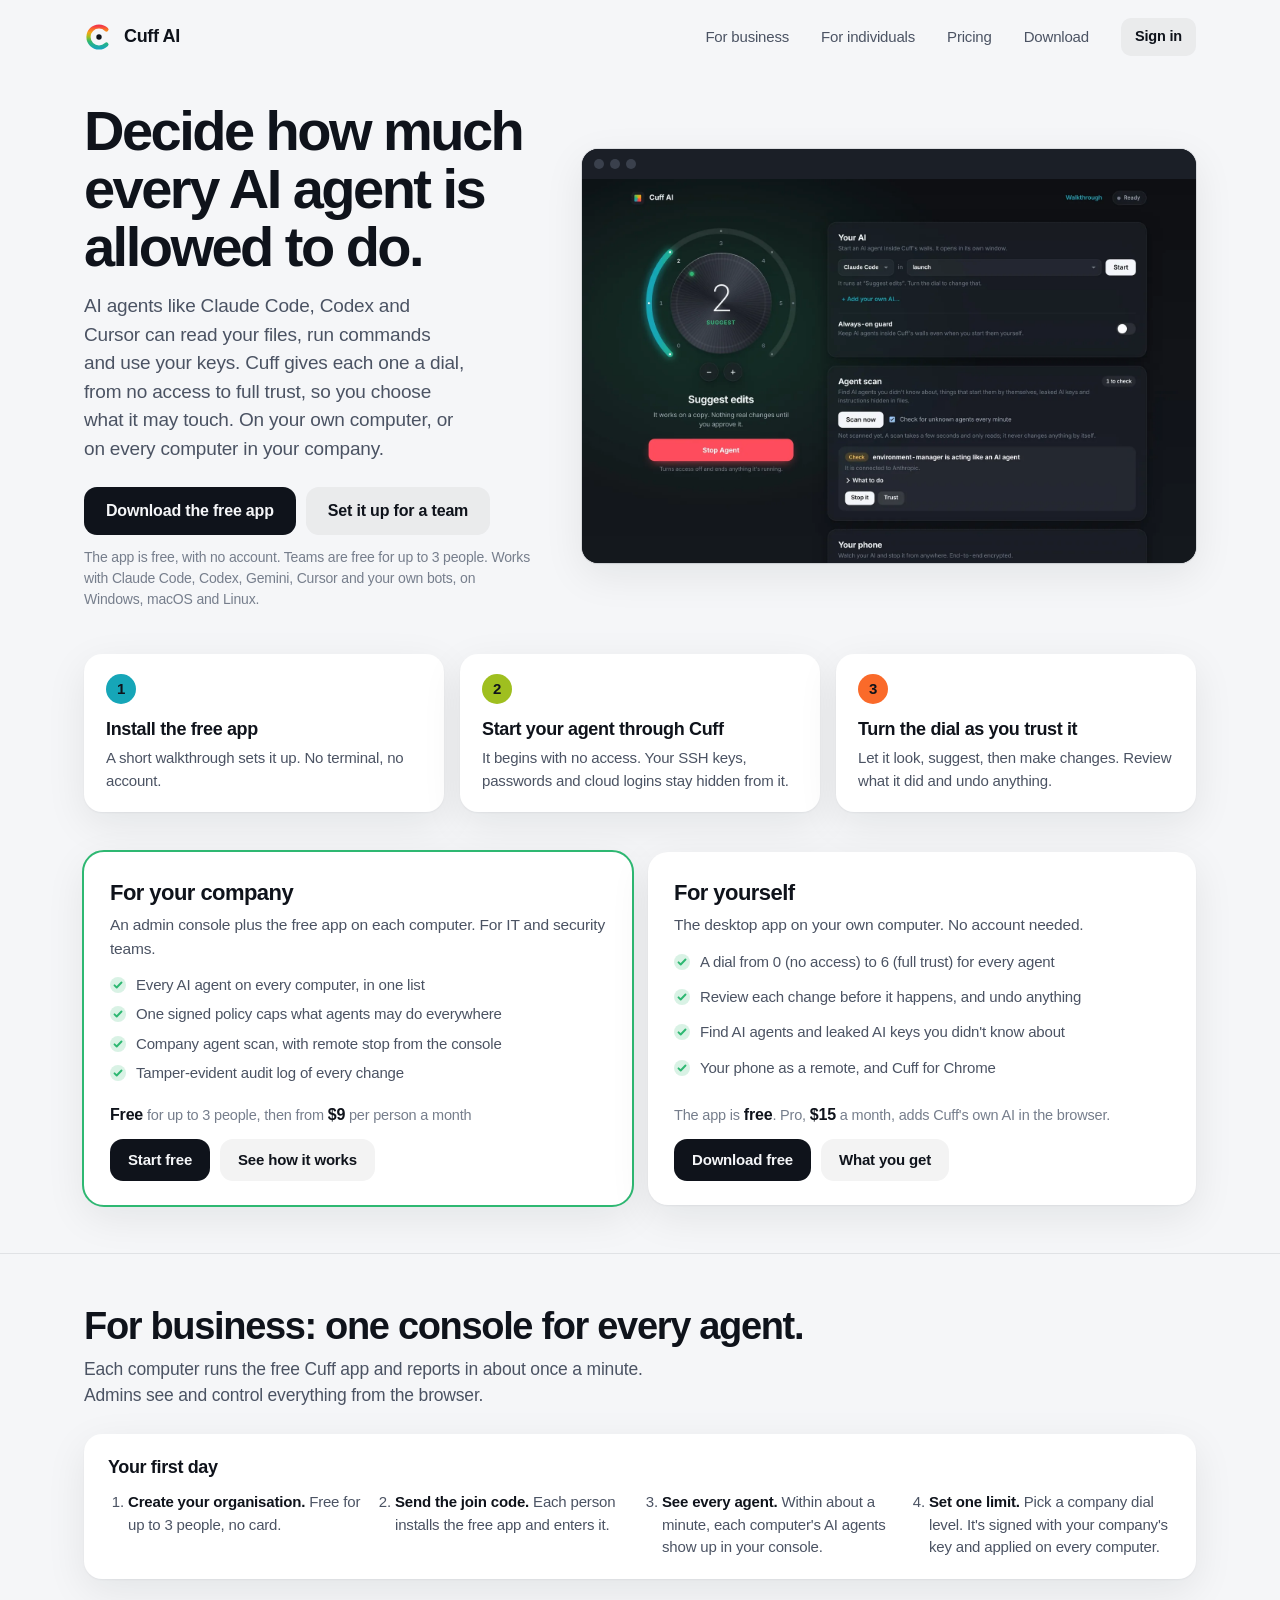
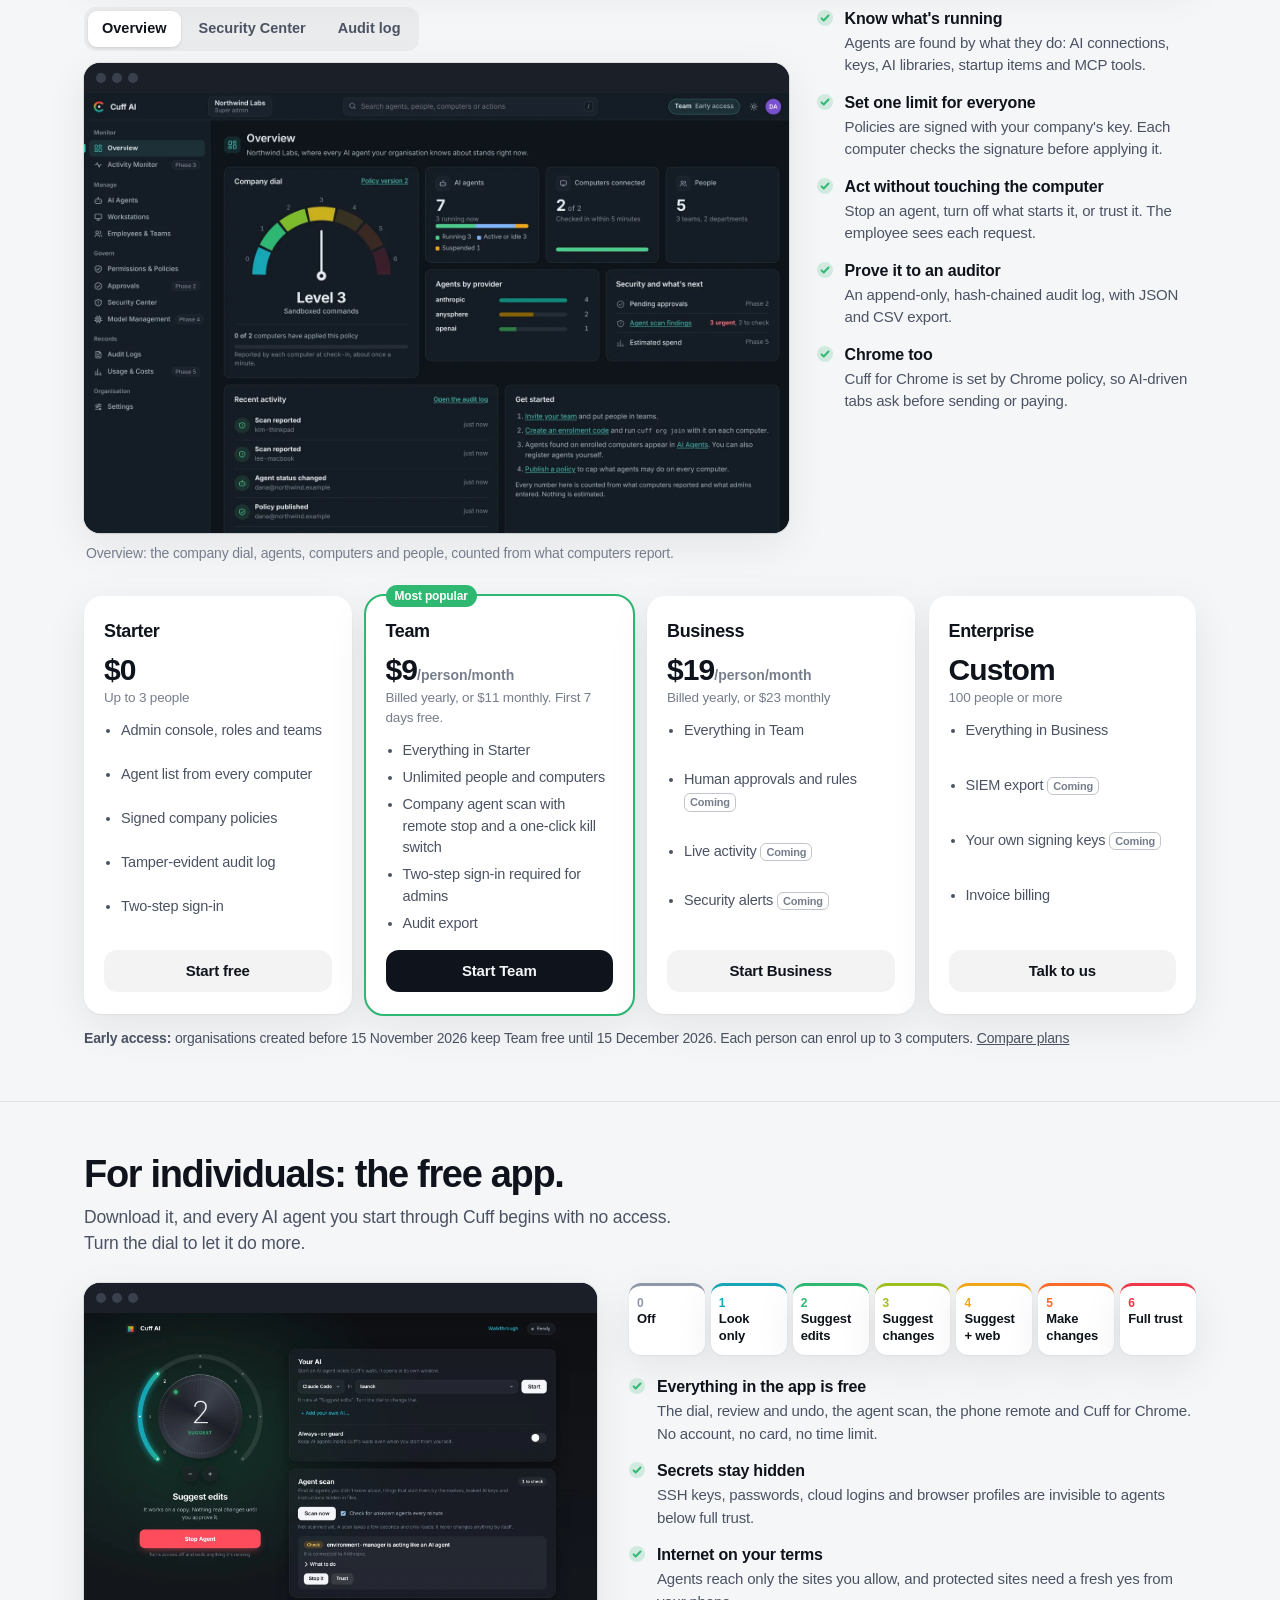
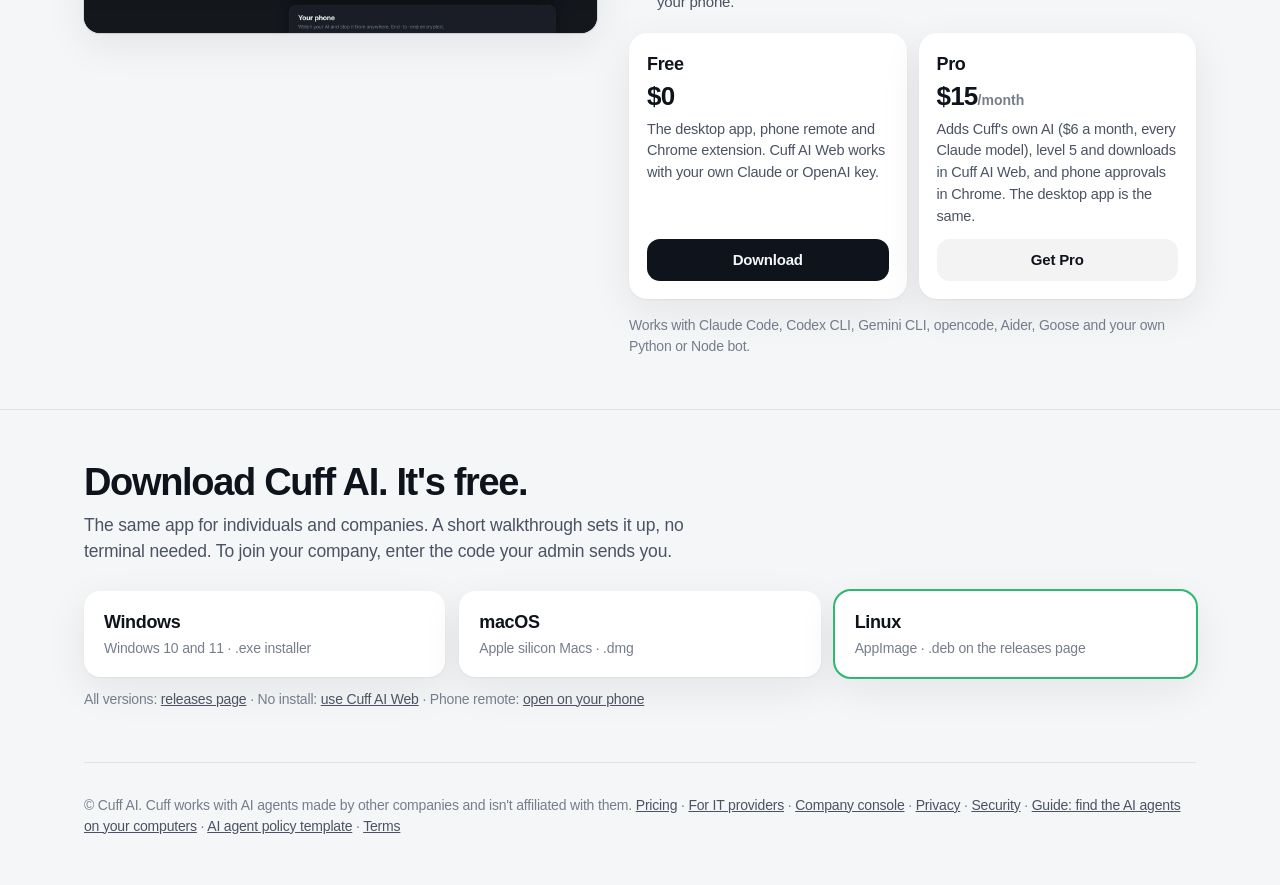
<file: index.html>
<!doctype html>
<html lang="en">
<head>
<meta charset="utf-8">
<meta name="viewport" content="width=device-width, initial-scale=1, viewport-fit=cover">
<meta name="color-scheme" content="light dark">
<title>Cuff AI: control every AI agent on your company's computers</title>
<meta name="description" content="See and limit every AI agent on your company's computers from one console. Signed policies, an agent scan, a tamper-evident audit log. Free for up to 3 people. The desktop app is free for everyone.">
<meta property="og:title" content="Cuff AI">
<meta property="og:description" content="One console for every AI agent on your company's computers. Free for up to 3 people.">
<link rel="icon" href="icon-192.png">
<style>
:root{
  --bg:#F5F6F8; --bg2:#ECEEF2; --surface:#FFFFFF; --hair:rgba(20,24,33,.09);
  --ink:#0F131B; --ink2:#4B5363; --ink3:#767E8C; --fill:rgba(20,24,33,.05);
  --l0:#8E97A8; --l1:#16A6B8; --l2:#2EB872; --l3:#9FBF1F; --l4:#F2A516; --l5:#FA6A2A; --l6:#F2364A; --ok:#1E9E5A;
  --shadow:0 1px 2px rgba(16,20,30,.05),0 12px 40px rgba(16,20,30,.08);
}
@media (prefers-color-scheme:dark){:root{
  --bg:#0B0D11; --bg2:#12151B; --surface:#171A21; --hair:rgba(255,255,255,.08);
  --ink:#F3F5F8; --ink2:#AAB2C0; --ink3:#8A93A1; --fill:rgba(255,255,255,.05); --ok:#3DD68C;
  --shadow:0 1px 2px rgba(0,0,0,.4),0 14px 44px rgba(0,0,0,.35);
}}
*{box-sizing:border-box}
html,body{margin:0}
html{scroll-behavior:smooth;scroll-padding-top:16px}
body{font-family:-apple-system,BlinkMacSystemFont,"SF Pro Text","Segoe UI Variable","Segoe UI",Roboto,"Helvetica Neue",Arial,sans-serif;
  color:var(--ink);background:var(--bg);font-size:16.5px;line-height:1.5;letter-spacing:-.011em;-webkit-font-smoothing:antialiased}
a{color:inherit}
img{max-width:100%;display:block}
.wrap{max-width:1160px;margin:0 auto;padding:0 24px}
:focus-visible{outline:2px solid var(--l1);outline-offset:3px;border-radius:6px}

nav{display:flex;align-items:center;gap:12px;padding:18px 0}
.mark{width:30px;height:30px;flex:none;display:block;color:var(--ink)}
.brand{font-weight:700;font-size:18px;letter-spacing:-.02em;text-decoration:none;display:flex;align-items:center;gap:10px}
nav .sp{flex:1}
nav a.l{font-size:15px;color:var(--ink2);text-decoration:none;margin-left:20px}
nav a.l:hover{color:var(--ink)}
nav a.signin{margin-left:20px;font-size:14.5px;font-weight:650;text-decoration:none;padding:8px 14px;border-radius:10px;background:var(--fill)}

.btn{display:inline-flex;align-items:center;justify-content:center;height:48px;padding:0 22px;border-radius:13px;font-weight:650;font-size:16px;text-decoration:none;
  background:var(--ink);color:var(--bg);transition:transform .15s;white-space:nowrap}
.btn:hover{transform:translateY(-1px)}
.btn.sec{background:var(--fill);color:var(--ink)}
.btn.sm{height:42px;font-size:15px;padding:0 18px}
.cta{display:flex;gap:10px;flex-wrap:wrap;align-items:center}
.small{font-size:14px;color:var(--ink3);margin:12px 0 0}
.small a{color:var(--ink2)}

/* hero */
.hero{display:grid;grid-template-columns:.85fr 1.15fr;gap:44px;align-items:center;padding:28px 0 44px}
h1{font-size:clamp(36px,4.8vw,56px);line-height:1.04;letter-spacing:-.045em;margin:0 0 16px;font-weight:750}
.lede{font-size:19px;color:var(--ink2);margin:0 0 24px;max-width:36ch}
.shot{border-radius:16px;overflow:hidden;box-shadow:var(--shadow),0 0 0 1px var(--hair);background:#12151B}
.shot .bar{display:flex;gap:6px;padding:10px 12px;background:#1B1F27}
.shot .bar i{width:10px;height:10px;border-radius:50%;background:#3A404C}
.shot img{aspect-ratio:16/10;width:100%;height:auto;object-fit:cover;object-position:top left}

/* three steps */
.steps{display:grid;grid-template-columns:repeat(3,minmax(0,1fr));gap:16px;padding-bottom:40px}
.step{background:var(--surface);border-radius:18px;box-shadow:var(--shadow);padding:20px 22px}
.step .n{display:inline-flex;align-items:center;justify-content:center;width:30px;height:30px;border-radius:50%;font-weight:750;font-size:15px;color:#0F131B;background:var(--c)}
.step h3{font-size:18px;letter-spacing:-.02em;margin:12px 0 4px}
.step p{margin:0;font-size:15px;color:var(--ink2)}

/* team day one */
.dayone{background:var(--surface);border-radius:18px;box-shadow:var(--shadow);padding:20px 24px;margin:0 0 28px}
.dayone h3{font-size:18px;letter-spacing:-.02em;margin:0 0 10px}
.dayone ol{margin:0;padding-left:20px;display:grid;grid-template-columns:repeat(4,minmax(0,1fr));gap:8px 24px;font-size:15px;color:var(--ink2)}
.dayone b{color:var(--ink)}

/* two paths */
.paths{display:grid;grid-template-columns:1fr 1fr;gap:16px;padding-bottom:48px}
.path{background:var(--surface);border-radius:20px;box-shadow:var(--shadow);padding:24px 26px;display:grid;grid-template-rows:auto auto 1fr auto;gap:0}
.path.biz{outline:2px solid var(--l2)}
.path h2{font-size:22px;letter-spacing:-.025em;margin:0}
.path .who{color:var(--ink2);margin:4px 0 14px;font-size:15.5px}
.path ul{margin:0 0 18px;padding:0;list-style:none;display:grid;gap:7px;font-size:15px;color:var(--ink2)}
.path li{display:grid;grid-template-columns:18px 1fr;gap:8px}
.path li::before,.feat li::before{content:"";width:16px;height:16px;margin-top:3px;border-radius:50%;background:color-mix(in srgb,var(--l2) 18%,transparent) url("data:image/svg+xml,%3Csvg xmlns='http://www.w3.org/2000/svg' viewBox='0 0 16 16'%3E%3Cpath d='M4.5 8.3l2.2 2.2 4.8-5' fill='none' stroke='%232EB872' stroke-width='1.9' stroke-linecap='round' stroke-linejoin='round'/%3E%3C/svg%3E") center/16px no-repeat}
.path .price{font-size:14.5px;color:var(--ink3);margin:0 0 12px}
.path .price b{color:var(--ink);font-size:16px}

/* sections */
section{padding:52px 0;border-top:1px solid var(--hair)}
h2.sec{font-size:clamp(28px,3.4vw,38px);letter-spacing:-.035em;line-height:1.1;margin:0 0 8px;font-weight:720}
.sub{color:var(--ink2);font-size:17.5px;max-width:62ch;margin:0 0 26px}

/* business: screenshots + features */
.tour{display:grid;grid-template-columns:1.3fr .7fr;gap:28px;align-items:start}
.tabs{display:inline-flex;padding:4px;border-radius:12px;background:var(--fill);gap:4px;margin-bottom:12px}
.tabs button{border:0;background:none;font:inherit;font-weight:650;font-size:14.5px;padding:7px 14px;border-radius:9px;cursor:pointer;color:var(--ink2)}
.tabs button[aria-selected="true"]{background:var(--surface);color:var(--ink);box-shadow:0 1px 3px rgba(0,0,0,.12)}
.cap{font-size:14px;color:var(--ink3);margin:10px 2px 0}
.feat{list-style:none;margin:0;padding:0;display:grid;gap:14px}
.feat li{display:grid;grid-template-columns:18px 1fr;gap:10px;font-size:15px;color:var(--ink2)}
.feat b{display:block;color:var(--ink);font-size:16px;margin-bottom:1px}

.plans{display:grid;grid-template-columns:repeat(4,minmax(0,1fr));gap:14px;margin-top:32px}
.plan{background:var(--surface);border-radius:18px;box-shadow:var(--shadow);padding:22px 20px;position:relative;display:flex;flex-direction:column}
.plan.hl{outline:2px solid var(--l2)}
.plan .badge{position:absolute;top:-11px;left:20px;font-size:12px;font-weight:700;padding:2px 9px;border-radius:999px;background:var(--l2);color:#fff}
.plan h3{font-size:18px;margin:0;letter-spacing:-.02em}
.plan .amt{font-size:30px;font-weight:750;letter-spacing:-.03em;margin:8px 0 0;line-height:1.1}
.plan .amt span{font-size:14px;color:var(--ink3);font-weight:550;letter-spacing:0}
.plan .per{font-size:13.5px;color:var(--ink3);margin:2px 0 12px}
.plan ul{margin:0 0 16px;padding-left:17px;display:grid;gap:5px;color:var(--ink2);font-size:14.5px;flex:1}
.soon{display:inline-block;font-size:11px;font-weight:650;color:var(--ink3);border:1px solid color-mix(in srgb,var(--ink3) 45%,transparent);border-radius:6px;padding:0 5px;white-space:nowrap}
.note{font-size:14px;color:var(--ink2);margin:14px 0 0}

/* individuals */
.you{display:grid;grid-template-columns:.95fr 1.05fr;gap:32px;align-items:start}
.levels{display:grid;grid-template-columns:repeat(7,1fr);gap:6px;margin:0 0 20px}
.lv{background:var(--surface);border-radius:12px;box-shadow:var(--shadow);padding:10px 8px;border-top:3px solid var(--c);font-size:12.5px;line-height:1.3}
.lv b{display:block;color:var(--c);font-size:12px}
.lv strong{font-size:13px;letter-spacing:-.01em}
.mini{display:grid;grid-template-columns:1fr 1fr;gap:12px;margin-top:20px}
.mini .plan{padding:18px}
.mini .plan p{margin:0 0 12px;font-size:14.5px;color:var(--ink2);flex:1}
.mini .plan p.amt{font-size:26px;color:var(--ink);margin:4px 0 8px;flex:none}
.agents{font-size:14px;color:var(--ink3);margin:16px 0 0}

/* download */
.dl{display:grid;grid-template-columns:repeat(3,1fr);gap:14px}
.dl a{text-decoration:none}
.dl .card{background:var(--surface);border-radius:16px;box-shadow:var(--shadow);padding:18px 20px;display:flex;flex-direction:column;gap:2px;transition:transform .15s}
.dl .card:hover{transform:translateY(-2px)}
.dl .card.me{outline:2px solid var(--l2)}
.dl .card.soon{opacity:.55;transform:none!important;cursor:default}
.dl b{font-size:18px;letter-spacing:-.02em}
.dl span{color:var(--ink3);font-size:14px}

.winnote{margin:16px 0 0;padding:14px 18px;border-radius:14px;background:var(--surface);box-shadow:var(--shadow);border-left:4px solid var(--l1);max-width:760px}
.winnote b{font-weight:650}
.winnote p{margin:4px 0 0;font-size:14.5px;color:var(--ink2)}
.winnote a{color:var(--ink2)}
footer{padding:32px 0 48px;color:var(--ink3);font-size:14px;border-top:1px solid var(--hair)}
footer a{color:var(--ink2)}
[hidden]{display:none!important}

@media (max-width:1000px){.plans,.dayone ol{grid-template-columns:repeat(2,minmax(0,1fr))}.levels{grid-template-columns:repeat(4,1fr)}}
@media (max-width:860px){
  .hero,.paths,.tour,.you,.dl,.steps{grid-template-columns:1fr}
  nav a.l{display:none} nav a.l.keep{display:inline;margin-left:14px}
  .hero{padding-top:8px}
}
@media (max-width:560px){.plans,.mini,.dayone ol{grid-template-columns:1fr}nav a.signin{display:none}}
@media (prefers-reduced-motion:reduce){*{transition:none!important}html{scroll-behavior:auto}}
</style>
</head>
<body>
<div class="wrap">
  <nav><a class="brand" href="./"><svg class="mark" viewBox="0 0 200 200" aria-hidden="true"><defs><linearGradient id="cuffmark" gradientUnits="userSpaceOnUse" x1="100" y1="175" x2="100" y2="25"><stop offset="0" stop-color="#16A6B8"/><stop offset=".3" stop-color="#2EB872"/><stop offset=".5" stop-color="#9FBF1F"/><stop offset=".7" stop-color="#F2A516"/><stop offset=".85" stop-color="#FA6A2A"/><stop offset="1" stop-color="#F2364A"/></linearGradient></defs><path d="M149.5 149.5A70 70 0 1 1 149.5 50.5" fill="none" stroke="url(#cuffmark)" stroke-width="28" stroke-linecap="round"/><circle cx="100" cy="100" r="18" fill="currentColor"/></svg>Cuff AI</a><span class="sp"></span>
    <a class="l keep" href="#business">For business</a><a class="l" href="#you">For individuals</a><a class="l keep" href="pricing.html">Pricing</a><a class="l" href="#download">Download</a>
    <a class="signin" href="console/">Sign in</a></nav>

  <div class="hero">
    <div>
      <h1>Decide how much every AI agent is allowed to do.</h1>
      <p class="lede">AI agents like Claude Code, Codex and Cursor can read your files, run commands and use your keys. Cuff gives each one a dial, from no access to full trust, so you choose what it may touch. On your own computer, or on every computer in your company.</p>
      <div class="cta"><a class="btn" href="#download" id="herodl">Download the free app</a><a class="btn sec" href="#business">Set it up for a team</a></div>
      <p class="small" id="herosmall">The app is free, with no account. Teams are free for up to 3 people. Works with Claude Code, Codex, Gemini, Cursor and your own bots, on Windows, macOS and Linux.</p>
    </div>
    <div class="shot"><div class="bar"><i></i><i></i><i></i></div>
      <img src="shots/app-dial.webp" width="1600" height="1000" alt="The Cuff desktop app: the dial at level 2, start Claude Code, and the agent scan"></div>
  </div>

  <!-- what Cuff does, in three steps -->
  <div class="steps">
    <div class="step"><span class="n" style="--c:var(--l1)">1</span><h3>Install the free app</h3><p>A short walkthrough sets it up. No terminal, no account.</p></div>
    <div class="step"><span class="n" style="--c:var(--l3)">2</span><h3>Start your agent through Cuff</h3><p>It begins with no access. Your SSH keys, passwords and cloud logins stay hidden from it.</p></div>
    <div class="step"><span class="n" style="--c:var(--l5)">3</span><h3>Turn the dial as you trust it</h3><p>Let it look, suggest, then make changes. Review what it did and undo anything.</p></div>
  </div>

  <!-- the two ways to use Cuff, side by side -->
  <div class="paths">
    <div class="path biz">
      <h2>For your company</h2>
      <p class="who">An admin console plus the free app on each computer. For IT and security teams.</p>
      <ul>
        <li>Every AI agent on every computer, in one list</li>
        <li>One signed policy caps what agents may do everywhere</li>
        <li>Company agent scan, with remote stop from the console</li>
        <li>Tamper-evident audit log of every change</li>
      </ul>
      <p class="price"><b>Free</b> for up to 3 people, then from <b>$9</b> per person a month</p>
      <div class="cta"><a class="btn sm" href="console/?plan=starter">Start free</a><a class="btn sm sec" href="#business">See how it works</a></div>
    </div>
    <div class="path">
      <h2>For yourself</h2>
      <p class="who">The desktop app on your own computer. No account needed.</p>
      <ul>
        <li>A dial from 0 (no access) to 6 (full trust) for every agent</li>
        <li>Review each change before it happens, and undo anything</li>
        <li>Find AI agents and leaked AI keys you didn't know about</li>
        <li>Your phone as a remote, and Cuff for Chrome</li>
      </ul>
      <p class="price">The app is <b>free</b>. Pro, <b>$15</b> a month, adds Cuff's own AI in the browser.</p>
      <div class="cta"><a class="btn sm" href="#download">Download free</a><a class="btn sm sec" href="#you">What you get</a></div>
    </div>
  </div>
</div>

<!-- business -->
<section id="business"><div class="wrap">
  <h2 class="sec">For business: one console for every agent.</h2>
  <p class="sub">Each computer runs the free Cuff app and reports in about once a minute. Admins see and control everything from the browser.</p>
  <div class="dayone">
    <h3>Your first day</h3>
    <ol>
      <li><b>Create your organisation.</b> Free for up to 3 people, no card.</li>
      <li><b>Send the join code.</b> Each person installs the free app and enters it.</li>
      <li><b>See every agent.</b> Within about a minute, each computer's AI agents show up in your console.</li>
      <li><b>Set one limit.</b> Pick a company dial level. It's signed with your company's key and applied on every computer.</li>
    </ol>
  </div>
  <div class="tour">
    <div>
      <div class="tabs" role="tablist" aria-label="Console screens">
        <button role="tab" aria-selected="true" data-shot="console-overview" data-cap="Overview: the company dial, agents, computers and people, counted from what computers report.">Overview</button>
        <button role="tab" aria-selected="false" data-shot="console-security" data-cap="Security Center: what the agent scan found on every computer, by urgency. Stop, turn off or trust from here.">Security Center</button>
        <button role="tab" aria-selected="false" data-shot="console-audit" data-cap="Audit log: every admin action, hash-chained so any edit shows up when you verify it.">Audit log</button>
      </div>
      <div class="shot"><div class="bar"><i></i><i></i><i></i></div>
        <img id="tourimg" src="shots/console-overview.webp" width="1600" height="1000" loading="lazy" alt="Cuff company console"></div>
      <p class="cap" id="tourcap">Overview: the company dial, agents, computers and people, counted from what computers report.</p>
    </div>
    <ul class="feat">
      <li><span><b>Know what's running</b>Agents are found by what they do: AI connections, keys, AI libraries, startup items and MCP tools.</span></li>
      <li><span><b>Set one limit for everyone</b>Policies are signed with your company's key. Each computer checks the signature before applying it.</span></li>
      <li><span><b>Act without touching the computer</b>Stop an agent, turn off what starts it, or trust it. The employee sees each request.</span></li>
      <li><span><b>Prove it to an auditor</b>An append-only, hash-chained audit log, with JSON and CSV export.</span></li>
      <li><span><b>Chrome too</b>Cuff for Chrome is set by Chrome policy, so AI-driven tabs ask before sending or paying.</span></li>
    </ul>
  </div>

  <div class="plans">
    <div class="plan"><h3>Starter</h3><p class="amt">$0</p><p class="per">Up to 3 people</p>
      <ul><li>Admin console, roles and teams</li><li>Agent list from every computer</li><li>Signed company policies</li><li>Tamper-evident audit log</li><li>Two-step sign-in</li></ul>
      <a class="btn sm sec" href="console/?plan=starter">Start free</a></div>
    <div class="plan hl"><span class="badge">Most popular</span><h3>Team</h3><p class="amt">$9<span>/person/month</span></p><p class="per">Billed yearly, or $11 monthly. First 7 days free.</p>
      <ul><li>Everything in Starter</li><li>Unlimited people and computers</li><li>Company agent scan with remote stop and a one-click kill switch</li><li>Two-step sign-in required for admins</li><li>Audit export</li></ul>
      <a class="btn sm" href="console/?plan=team&amp;billing=yearly">Start Team</a></div>
    <div class="plan"><h3>Business</h3><p class="amt">$19<span>/person/month</span></p><p class="per">Billed yearly, or $23 monthly</p>
      <ul><li>Everything in Team</li><li>Human approvals and rules <span class="soon">Coming</span></li><li>Live activity <span class="soon">Coming</span></li><li>Security alerts <span class="soon">Coming</span></li></ul>
      <a class="btn sm sec" href="console/?plan=business&amp;billing=yearly">Start Business</a></div>
    <div class="plan"><h3>Enterprise</h3><p class="amt">Custom</p><p class="per">100 people or more</p>
      <ul><li>Everything in Business</li><li>SIEM export <span class="soon">Coming</span></li><li>Your own signing keys <span class="soon">Coming</span></li><li>Invoice billing</li></ul>
      <a class="btn sm sec" href="console/?plan=enterprise">Talk to us</a></div>
  </div>
  <p class="note"><b>Early access:</b> organisations created before 15 November 2026 keep Team free until 15 December 2026. Each person can enrol up to 3 computers. <a href="pricing.html?for=companies">Compare plans</a></p>
</div></section>

<!-- individuals -->
<section id="you"><div class="wrap">
  <h2 class="sec">For individuals: the free app.</h2>
  <p class="sub">Download it, and every AI agent you start through Cuff begins with no access. Turn the dial to let it do more.</p>
  <div class="you">
    <div class="shot"><div class="bar"><i></i><i></i><i></i></div>
      <img src="shots/app-dial.webp" width="1600" height="1000" loading="lazy" alt="The Cuff desktop app: the dial at level 2, start Claude Code, and the agent scan"></div>
    <div>
      <div class="levels" id="levels"></div>
      <ul class="feat">
        <li><span><b>Everything in the app is free</b>The dial, review and undo, the agent scan, the phone remote and Cuff for Chrome. No account, no card, no time limit.</span></li>
        <li><span><b>Secrets stay hidden</b>SSH keys, passwords, cloud logins and browser profiles are invisible to agents below full trust.</span></li>
        <li><span><b>Internet on your terms</b>Agents reach only the sites you allow, and protected sites need a fresh yes from your phone.</span></li>
      </ul>
      <div class="mini">
        <div class="plan"><h3>Free</h3><p class="amt">$0</p><p>The desktop app, phone remote and Chrome extension. Cuff AI Web works with your own Claude or OpenAI key.</p>
          <a class="btn sm" href="#download">Download</a></div>
        <div class="plan"><h3>Pro</h3><p class="amt">$15<span>/month</span></p><p>Adds Cuff's own AI ($6 a month, every Claude model), level 5 and downloads in Cuff AI Web, and phone approvals in Chrome. The desktop app is the same.</p>
          <a class="btn sm sec" href="app/?plan=pro">Get Pro</a></div>
      </div>
      <p class="agents">Works with Claude Code, Codex CLI, Gemini CLI, opencode, Aider, Goose and your own Python or Node bot.</p>
    </div>
  </div>
</div></section>

<!-- download -->
<section id="download"><div class="wrap">
  <h2 class="sec">Download Cuff AI. It's free.</h2>
  <p class="sub">The same app for individuals and companies. A short walkthrough sets it up, no terminal needed. To join your company, enter the code your admin sends you.</p>
  <div class="dl">
    <a href="https://github.com/cuffai/cuffai.github.io/releases/latest/download/Cuff-AI-Windows-Setup.exe" data-os="win"><div class="card"><b>Windows</b><span>Windows 10 and 11 · .exe installer</span></div></a>
    <a href="https://github.com/cuffai/cuffai.github.io/releases/latest/download/Cuff-AI-macOS.dmg" data-os="mac"><div class="card"><b>macOS</b><span>Apple silicon Macs · .dmg</span></div></a>
    <a href="https://github.com/cuffai/cuffai.github.io/releases/latest/download/Cuff-AI-Linux.AppImage" data-os="linux"><div class="card"><b>Linux</b><span>AppImage · .deb on the releases page</span></div></a>
  </div>
  <div class="winnote" id="winnote" hidden>
    <b>On Windows: if you see "Windows protected your PC"</b>
    <p>Windows shows this for new apps whose publisher it doesn't know yet. Click <b>More info</b>, check the file is
      Cuff-AI-Windows-Setup.exe, then click <b>Run anyway</b>. Every download's fingerprint is listed on the
      <a href="https://github.com/cuffai/cuffai.github.io/releases/latest">release page</a> (SHA256SUMS.txt) if you'd like to check it.</p>
  </div>
  <p class="small">All versions: <a href="https://github.com/cuffai/cuffai.github.io/releases">releases page</a> · No install: <a href="app/">use Cuff AI Web</a> · Phone remote: <a href="remote/">open on your phone</a></p>
</div></section>

<div class="wrap"><footer>© Cuff AI. Cuff works with AI agents made by other companies and isn't affiliated with them. <a href="pricing.html">Pricing</a> · <a href="partners.html">For IT providers</a> · <a href="console/">Company console</a> · <a href="privacy.html">Privacy</a> · <a href="security.html">Security</a> · <a href="guides/find-ai-agents-on-company-computers.html">Guide: find the AI agents on your computers</a> · <a href="guides/ai-agent-policy-template.html">AI agent policy template</a> · <a href="terms.html">Terms</a></footer></div>

<script>
/* the seven levels, compact */
const T = ["Off", "Look only", "Suggest edits", "Suggest changes", "Suggest + web", "Make changes", "Full trust"];
document.getElementById("levels").innerHTML = T.map((t, i) => `<div class="lv" style="--c:var(--l${i})"><b>${i}</b><strong>${t}</strong></div>`).join("");

/* console screenshots */
const tabs = [...document.querySelectorAll(".tabs button")], img = document.getElementById("tourimg"), cap = document.getElementById("tourcap");
function pick(b) {
  tabs.forEach(x => x.setAttribute("aria-selected", String(x === b)));
  img.src = `shots/${b.dataset.shot}.webp`; img.alt = "Cuff company console: " + b.textContent; cap.textContent = b.dataset.cap;
}
tabs.forEach((b, i) => {
  b.onclick = () => pick(b);
  b.onkeydown = e => { const d = e.key === "ArrowRight" ? 1 : e.key === "ArrowLeft" ? -1 : 0; if (d) { const n = tabs[(i + d + tabs.length) % tabs.length]; pick(n); n.focus(); } };
});

/* point the download at this computer */
const ua = navigator.userAgent, os = /Windows/.test(ua) ? "win" : /Mac/.test(ua) && !/iPhone|iPad/.test(ua) ? "mac" : /Linux/.test(ua) && !/Android/.test(ua) ? "linux" : "";
if (os) document.querySelector(`[data-os="${os}"]`).firstElementChild.classList.add("me");
if (os === "win") document.getElementById("winnote").hidden = false;

/* only offer downloads that really exist in the latest public release */
(async () => {
  let names = null, tag = "";
  try {
    const r = await fetch("https://api.github.com/repos/cuffai/cuffai.github.io/releases/latest", {headers: {Accept: "application/vnd.github+json"}});
    if (r.ok) { const j = await r.json(); names = new Set(j.assets.map(x => x.name)); tag = j.tag_name; }
    else if (r.status === 404) names = new Set();
  } catch (e) {}
  if (!names) return;
  for (const a of document.querySelectorAll("[data-os]")) {
    const file = a.href.split("/").pop();
    if (names.has(file)) { if (tag) a.querySelector("span").textContent += " · " + tag; continue; }
    a.removeAttribute("href"); a.setAttribute("aria-disabled", "true");
    a.firstElementChild.classList.add("soon");
    a.querySelector("span").textContent = "Coming soon";
  }
  /* no desktop app published yet: don't send the hero button to dead cards */
  if (![...document.querySelectorAll("[data-os]")].some(a => a.hasAttribute("href"))) {
    const b = document.getElementById("herodl");
    b.textContent = "Try Cuff AI Web"; b.href = "app/";
    document.getElementById("herosmall").textContent = "The desktop app is coming soon. Cuff AI Web runs in your browser today, free with your own Claude or OpenAI key.";
  }
})();
</script>
<script>
/* Visitor counter: sends only this page's path, the referring site's name and any ?ref= tag. No cookies, no IP address, no identifier. See privacy.html. */
(function () {
  try {
    if (navigator.doNotTrack === "1" || window.doNotTrack === "1") return;
    var tag = new URLSearchParams(location.search).get("ref") || "";
    fetch("https://unehdhdrbhkkvoripxat.supabase.co/functions/v1/cuff-hit", {
      method: "POST", keepalive: true, headers: { "content-type": "text/plain" },
      body: JSON.stringify({ p: location.pathname, r: document.referrer, s: tag })
    }).catch(function () {});
  } catch (e) {}
})();
</script>
</body>
</html>
</file>
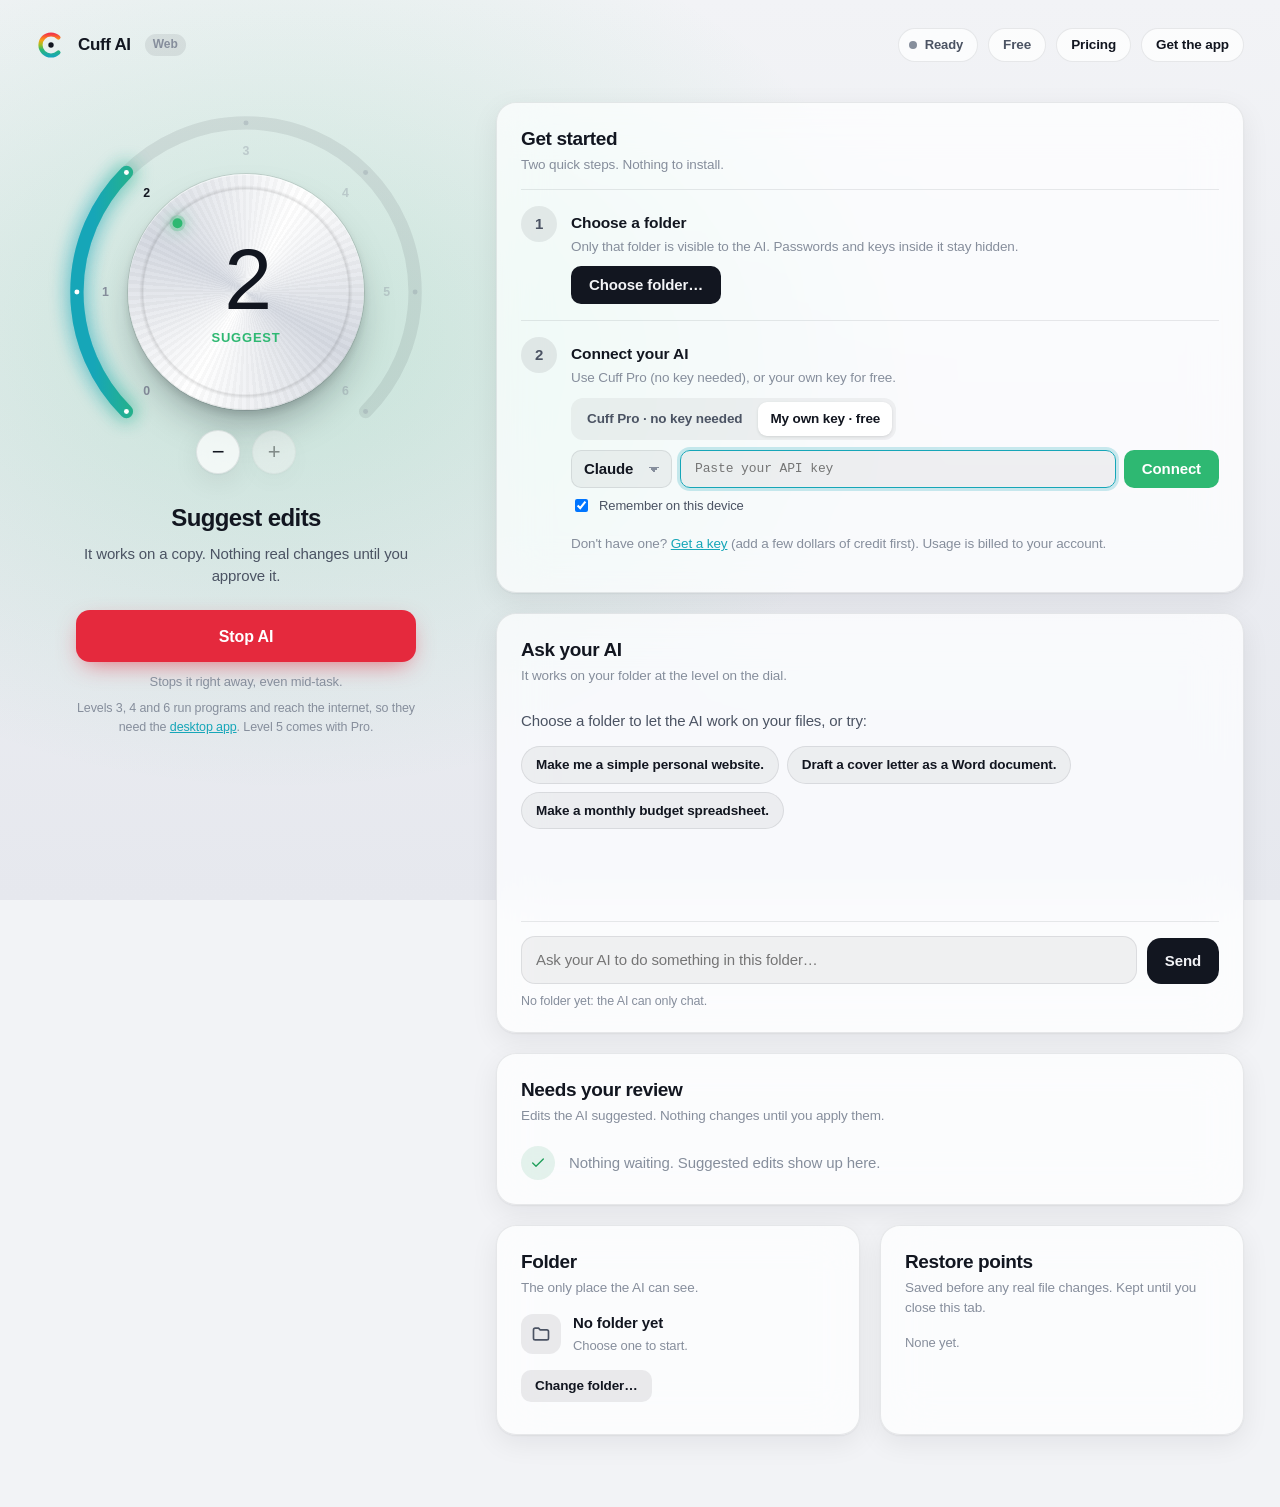
<file: app/index.html>
<!doctype html>
<html lang="en">
<head>
<meta charset="utf-8">
<meta name="viewport" content="width=device-width, initial-scale=1, viewport-fit=cover">
<meta name="color-scheme" content="light dark">
<meta name="referrer" content="no-referrer">
<meta http-equiv="Content-Security-Policy" content="default-src 'none'; script-src 'self' 'unsafe-inline'; style-src 'unsafe-inline'; img-src 'self' data: blob:; connect-src https://api.anthropic.com https://api.openai.com https://unehdhdrbhkkvoripxat.supabase.co; worker-src 'self'">
<title>Cuff AI Web</title>
<link rel="icon" href="../icon-192.png">
<style>
:root{
  --bg:#F2F3F6; --bg2:#E6E8EE; --surface:rgba(255,255,255,.72); --surface-solid:#FFFFFF; --hair:rgba(20,24,33,.09);
  --ink:#121620; --ink2:#4B5363; --ink3:#868E9C; --fill:rgba(20,24,33,.05); --fill2:rgba(20,24,33,.08);
  --metal-hi:#FFFFFF; --metal-lo:#D5D9E1; --metal-edge:rgba(0,0,0,.10);
  --l0:#8E97A8; --l1:#16A6B8; --l2:#2EB872; --l3:#9FBF1F; --l4:#F2A516; --l5:#FA6A2A; --l6:#F2364A;
  --accent:var(--l0); --red:#E5293D; --green:#1E9E5A; --redbg:rgba(229,41,61,.10); --greenbg:rgba(30,158,90,.11);
  --shadow:0 1px 2px rgba(16,20,30,.06),0 8px 28px rgba(16,20,30,.07);
  --radius:20px;
}
@media (prefers-color-scheme:dark){:root:not([data-theme="light"]){
  --bg:#0D0F13; --bg2:#14171D; --surface:rgba(30,33,41,.66); --surface-solid:#1C1F26; --hair:rgba(255,255,255,.08);
  --ink:#F3F5F8; --ink2:#AAB2C0; --ink3:#727B8A; --fill:rgba(255,255,255,.05); --fill2:rgba(255,255,255,.09);
  --metal-hi:#3A3F4A; --metal-lo:#1A1D23; --metal-edge:rgba(255,255,255,.07);
  --l0:#6E7789; --red:#FF4D5E; --green:#3DD68C; --redbg:rgba(255,77,94,.14); --greenbg:rgba(61,214,140,.13);
  --shadow:0 1px 2px rgba(0,0,0,.4),0 10px 34px rgba(0,0,0,.35);
}}
:root[data-theme="dark"]{
  --bg:#0D0F13; --bg2:#14171D; --surface:rgba(30,33,41,.66); --surface-solid:#1C1F26; --hair:rgba(255,255,255,.08);
  --ink:#F3F5F8; --ink2:#AAB2C0; --ink3:#727B8A; --fill:rgba(255,255,255,.05); --fill2:rgba(255,255,255,.09);
  --metal-hi:#3A3F4A; --metal-lo:#1A1D23; --metal-edge:rgba(255,255,255,.07);
  --l0:#6E7789; --red:#FF4D5E; --green:#3DD68C; --redbg:rgba(255,77,94,.14); --greenbg:rgba(61,214,140,.13);
  --shadow:0 1px 2px rgba(0,0,0,.4),0 10px 34px rgba(0,0,0,.35);
}
*{box-sizing:border-box}
[hidden]{display:none!important}
html,body{margin:0;min-height:100%}
body{
  font-family:-apple-system,BlinkMacSystemFont,"SF Pro Text","Segoe UI Variable","Segoe UI",Roboto,"Helvetica Neue",Arial,sans-serif;
  font-size:15px;line-height:1.47;letter-spacing:-.008em;color:var(--ink);background:var(--bg);
  -webkit-font-smoothing:antialiased;font-variant-numeric:tabular-nums;
}
.ambient{position:fixed;inset:0;pointer-events:none;z-index:0;
  background:radial-gradient(900px 640px at 22% 38%,color-mix(in srgb,var(--accent) 20%,transparent),transparent 70%),
             linear-gradient(180deg,var(--bg),var(--bg2));transition:background 1s ease}
button,input{font:inherit;color:inherit;letter-spacing:inherit}
:focus-visible{outline:3px solid color-mix(in srgb,var(--accent) 70%,transparent);outline-offset:3px}

.shell{position:relative;z-index:1;display:grid;grid-template-columns:420px minmax(0,1fr);gap:40px;max-width:1280px;margin:0 auto;
  padding:max(28px,env(safe-area-inset-top)) 36px 72px}
.topbar{grid-column:1/-1;display:flex;align-items:center;justify-content:space-between;gap:16px}
.brand{display:flex;align-items:center;gap:12px;font-weight:650;font-size:17px;letter-spacing:-.02em}
.mark{width:30px;height:30px;border-radius:9px;background:conic-gradient(from 225deg,var(--l1),var(--l2),var(--l3),var(--l4),var(--l5),var(--l6),var(--l1));
  box-shadow:inset 0 0 0 7px var(--surface-solid),0 1px 3px rgba(0,0,0,.15)}
.state{display:flex;align-items:center;gap:8px;padding:6px 14px 6px 10px;border-radius:999px;background:var(--surface);
  border:1px solid var(--hair);backdrop-filter:saturate(180%) blur(20px);-webkit-backdrop-filter:saturate(180%) blur(20px);font-size:13px;font-weight:550;color:var(--ink2)}
.dot{width:8px;height:8px;border-radius:50%;background:var(--ink3)}
.state.busy .dot{background:var(--accent);box-shadow:0 0 0 4px color-mix(in srgb,var(--accent) 25%,transparent);animation:pulse 1.6s ease-in-out infinite}
@keyframes pulse{50%{box-shadow:0 0 0 7px color-mix(in srgb,var(--accent) 0%,transparent)}}

/* ---------- the dial ---------- */
.control{position:sticky;top:28px;align-self:start;display:flex;flex-direction:column;align-items:center}
.dialwrap{position:relative;width:min(380px,86vw);aspect-ratio:1;touch-action:none;user-select:none;-webkit-user-select:none;cursor:grab;border-radius:50%}
.dialwrap:active{cursor:grabbing}
.dialwrap svg{position:absolute;inset:0;width:100%;height:100%;overflow:visible}
.ring-track{fill:none;stroke:var(--fill2);stroke-width:14;stroke-linecap:round}
.ring-lit{fill:none;stroke:url(#litgrad);stroke-width:14;stroke-linecap:round;transition:stroke-dashoffset .6s cubic-bezier(.2,.9,.3,1)}
.ring-glow{fill:none;stroke:url(#litgrad);stroke-width:22;stroke-linecap:round;filter:url(#blur);opacity:.55;transition:stroke-dashoffset .6s cubic-bezier(.2,.9,.3,1)}
.detent{fill:var(--ink3);transition:fill .3s}
.detent.on{fill:#fff}
.lbl{fill:var(--ink3);font-size:13px;font-weight:600;text-anchor:middle;dominant-baseline:central;cursor:pointer;transition:fill .2s}
.lbl:hover{fill:var(--ink)}
.lbl.cur{fill:var(--ink)}

.knob{position:absolute;inset:19%;border-radius:50%;
  background:
    radial-gradient(circle at 50% 50%,transparent 61%,var(--metal-edge) 62%,transparent 64%),
    repeating-conic-gradient(from 0deg,rgba(255,255,255,.035) 0deg 2deg,rgba(0,0,0,.025) 2deg 4deg),
    conic-gradient(from 210deg,var(--metal-hi),var(--metal-lo) 90deg,var(--metal-hi) 180deg,var(--metal-lo) 270deg,var(--metal-hi));
  box-shadow:0 1px 0 rgba(255,255,255,.6) inset,0 -1px 0 rgba(0,0,0,.08) inset,0 22px 40px -12px rgba(10,14,22,.35),0 4px 10px rgba(10,14,22,.12),0 0 0 1px var(--metal-edge)}
.rotor{position:absolute;inset:0;pointer-events:none;border-radius:50%;transition:transform .55s cubic-bezier(.3,1.35,.45,1)}
.rotor.dragging{transition:none}
.pip{position:absolute;left:50%;top:7%;width:10px;height:10px;margin-left:-5px;border-radius:50%;background:var(--accent);
  box-shadow:0 0 0 3px color-mix(in srgb,var(--accent) 25%,transparent),0 0 16px var(--accent);transition:background .4s,box-shadow .4s}
.center{position:absolute;inset:0;display:flex;flex-direction:column;align-items:center;justify-content:center;pointer-events:none}
.bignum{font-size:86px;line-height:1;font-weight:250;letter-spacing:-.05em;font-family:-apple-system,BlinkMacSystemFont,"SF Pro Display","Segoe UI Variable Display",Roboto,sans-serif}
.bigname{margin-top:6px;font-size:13px;font-weight:650;letter-spacing:.06em;color:var(--accent);transition:color .4s}

.readout{text-align:center;margin-top:18px;max-width:340px}
.title{font-size:24px;font-weight:650;letter-spacing:-.025em;margin:0}
.desc{color:var(--ink2);margin:8px 0 0;min-height:3em}
.stepper{position:absolute;left:50%;bottom:2%;transform:translateX(-50%);display:flex;gap:12px}
.round{width:44px;height:44px;border-radius:50%;border:1px solid var(--hair);background:var(--surface);cursor:pointer;font-size:22px;line-height:1;
  backdrop-filter:blur(20px);-webkit-backdrop-filter:blur(20px);box-shadow:var(--shadow);display:grid;place-items:center}
.round:disabled{opacity:.35;cursor:default}
.stop{margin-top:22px;width:100%;max-width:340px;height:52px;border:0;border-radius:14px;background:var(--red);color:#fff;font-weight:650;font-size:16px;
  cursor:pointer;box-shadow:0 8px 24px -8px color-mix(in srgb,var(--red) 70%,transparent);transition:transform .15s,filter .15s}
.stop:hover{filter:brightness(1.06)} .stop:active{transform:scale(.98)}
.hint{color:var(--ink3);font-size:13px;margin:10px 0 0;text-align:center}
.warn{margin-top:16px;max-width:340px;padding:12px 14px;border-radius:12px;background:color-mix(in srgb,var(--l4) 14%,transparent);font-size:13px;color:var(--ink)}

/* ---------- cards ---------- */
main{min-width:0;display:flex;flex-direction:column;gap:20px}
.card{background:var(--surface);border:1px solid var(--hair);border-radius:var(--radius);box-shadow:var(--shadow);padding:22px 24px;
  backdrop-filter:saturate(180%) blur(24px);-webkit-backdrop-filter:saturate(180%) blur(24px)}
.card h2{font-size:19px;font-weight:650;letter-spacing:-.02em;margin:0}
.card .sub{color:var(--ink3);font-size:13.5px;margin:2px 0 14px}
.head{display:flex;justify-content:space-between;align-items:flex-start;gap:12px}
.count{min-width:24px;height:24px;padding:0 8px;border-radius:999px;background:var(--accent);color:#fff;font-size:13px;font-weight:650;display:grid;place-items:center}

.empty{display:flex;align-items:center;gap:14px;color:var(--ink3);padding:6px 0 2px}
.empty .ok{width:34px;height:34px;flex:none;border-radius:50%;background:var(--greenbg);display:grid;place-items:center;color:var(--green)}

.item{padding:16px 0;border-top:1px solid var(--hair)}
.item:first-child{border-top:0;padding-top:4px}
.item-title{font-weight:600}
.files{list-style:none;padding:0;margin:10px 0 12px;display:flex;flex-direction:column;gap:6px}
.files li{display:flex;gap:10px;align-items:center}
.tag{font-size:12px;font-weight:600;padding:2px 9px;border-radius:999px;background:var(--fill2);color:var(--ink2);flex:none}
.tag.added{background:var(--greenbg);color:var(--green)} .tag.deleted{background:var(--redbg);color:var(--red)}
.tag.modified{background:color-mix(in srgb,var(--l1) 14%,transparent);color:var(--l1)}
.path{overflow-wrap:anywhere;font-family:ui-monospace,"SF Mono",SFMono-Regular,Menlo,Consolas,monospace;font-size:13px}
.actions{display:flex;gap:10px;flex-wrap:wrap;margin-top:4px}
.btn{height:38px;padding:0 18px;border-radius:10px;border:0;background:var(--fill2);font-weight:600;cursor:pointer;transition:background .15s,transform .1s}
.btn:hover{background:color-mix(in srgb,var(--ink) 12%,transparent)} .btn:active{transform:scale(.97)}
.btn.primary{background:var(--ink);color:var(--bg)}
.btn.primary:hover{background:color-mix(in srgb,var(--ink) 86%,var(--bg))}
.btn.danger{background:var(--red);color:#fff}
.btn.sm{height:32px;padding:0 14px;font-size:13.5px}
details{margin:2px 0 14px}
summary{cursor:pointer;color:var(--l1);font-size:14px;font-weight:550;list-style:none;display:inline-flex;align-items:center;gap:6px}
summary::-webkit-details-marker{display:none}
summary::before{content:"";width:7px;height:7px;border-right:2px solid currentColor;border-bottom:2px solid currentColor;transform:rotate(-45deg);transition:transform .2s;margin-right:2px}
details[open] summary::before{transform:rotate(45deg)}
pre.diff{margin:10px 0 0;padding:10px 0;background:var(--surface-solid);border:1px solid var(--hair);border-radius:12px;overflow:auto;max-height:380px;
  font:12.5px/1.6 ui-monospace,"SF Mono",SFMono-Regular,Menlo,Consolas,monospace}
pre.diff span{display:block;padding:0 14px;white-space:pre}
pre.diff .a{background:var(--greenbg);color:var(--green)} pre.diff .d{background:var(--redbg);color:var(--red)} pre.diff .h{color:var(--ink3)}

/* activity */
.feed{list-style:none;margin:0 -24px;padding:0;max-height:440px;overflow:auto}
.feed li{display:grid;grid-template-columns:32px 1fr auto;gap:12px;padding:10px 24px;align-items:center;border-top:1px solid var(--hair)}
.feed li:first-child{border-top:0}
.ic{width:32px;height:32px;border-radius:9px;display:grid;place-items:center;background:var(--fill2);color:var(--ink2)}
.ic svg{width:16px;height:16px}
.ic.denied,.ic.error{background:var(--redbg);color:var(--red)}
.ic.user{background:color-mix(in srgb,var(--l1) 14%,transparent);color:var(--l1)}
.what{min-width:0}
.what .line{white-space:nowrap;overflow:hidden;text-overflow:ellipsis}
.what .line b{font-weight:600}
.what .meta{font-size:12.5px;color:var(--ink3);white-space:nowrap;overflow:hidden;text-overflow:ellipsis}
.what .meta.why{color:var(--red);white-space:normal}
.res{font-size:12px;font-weight:600;padding:3px 10px;border-radius:999px;background:var(--fill2);color:var(--ink2);white-space:nowrap}
.res.ok{background:var(--greenbg);color:var(--green)}
.res.denied,.res.error{background:var(--redbg);color:var(--red)}
.res.staged,.res.pending{background:color-mix(in srgb,var(--l4) 18%,transparent);color:color-mix(in srgb,var(--l4) 70%,var(--ink))}
.feed li.fresh{animation:fresh 1.8s ease-out}
@keyframes fresh{from{background:color-mix(in srgb,var(--accent) 16%,transparent)}to{background:transparent}}

.pair{display:grid;grid-template-columns:minmax(0,1fr) minmax(0,1fr);gap:20px}
.pair>*{min-width:0}
.rows{list-style:none;margin:0;padding:0}
.rows li{display:flex;gap:12px;justify-content:space-between;align-items:center;padding:11px 0;border-top:1px solid var(--hair)}
.rows li:first-child{border-top:0;padding-top:2px}
.rows .meta{color:var(--ink3);font-size:13px}
.x{border:0;background:none;color:var(--ink3);cursor:pointer;width:28px;height:28px;border-radius:50%;display:grid;place-items:center;flex:none}
.x:hover{background:var(--redbg);color:var(--red)}
.field{display:flex;gap:8px;margin-top:12px}
.field input{flex:1;min-width:0;height:38px;padding:0 14px;border:1px solid var(--hair);border-radius:10px;background:var(--fill)}
.field input:focus{outline:none;border-color:var(--l1);box-shadow:0 0 0 3px color-mix(in srgb,var(--l1) 22%,transparent)}
h3{font-size:14px;font-weight:600;color:var(--ink2);margin:18px 0 6px}
h3:first-of-type{margin-top:0}

.toast{position:fixed;left:50%;bottom:max(24px,env(safe-area-inset-bottom));transform:translate(-50%,16px) scale(.98);opacity:0;z-index:10;
  background:color-mix(in srgb,var(--surface-solid) 85%,transparent);border:1px solid var(--hair);backdrop-filter:blur(24px);-webkit-backdrop-filter:blur(24px);
  padding:12px 20px;border-radius:14px;font-weight:550;box-shadow:var(--shadow);transition:all .3s cubic-bezier(.2,.9,.3,1.2);pointer-events:none;max-width:calc(100vw - 32px)}
.toast.show{opacity:1;transform:translate(-50%,0) scale(1)}
.toast.err{color:var(--red)}

dialog{border:1px solid var(--hair);border-radius:24px;padding:28px;width:min(420px,calc(100vw - 32px));background:var(--surface-solid);color:var(--ink);box-shadow:0 30px 80px rgba(0,0,0,.35)}
dialog::backdrop{background:rgba(8,10,14,.45);backdrop-filter:blur(6px);-webkit-backdrop-filter:blur(6px)}
dialog[open]{animation:pop .3s cubic-bezier(.2,.9,.3,1.2)}
@keyframes pop{from{opacity:0;transform:scale(.94)}}
dialog .warnicon{width:48px;height:48px;border-radius:14px;background:var(--redbg);color:var(--red);display:grid;place-items:center;margin-bottom:14px}
dialog h2{margin:0 0 8px;font-size:21px;letter-spacing:-.02em}
dialog p{color:var(--ink2);margin:0}
dialog .sub{color:var(--ink3);font-size:13.5px}
dialog .actions{margin-top:22px;justify-content:flex-end}

@media (prefers-reduced-motion:reduce){*,*::before,*::after{animation:none!important;transition:none!important}}
@media (max-width:980px){
  .shell{grid-template-columns:1fr;gap:28px;padding:20px 16px 64px}
  .control{position:static}
  .pair{grid-template-columns:1fr}
  .card{padding:18px}
  .feed{margin:0 -18px} .feed li{padding:10px 18px}
}

/* ---------- your AI card ---------- */
.planchip{display:inline-flex;align-items:center;gap:6px;height:32px;padding:0 12px;border-radius:999px;border:1px solid var(--hair);background:var(--surface);
  color:var(--ink2);font-weight:600;font-size:13px;cursor:pointer}
.planchip:hover{color:var(--ink)}
.planchip.pro{color:#fff;border-color:transparent;background:linear-gradient(135deg,var(--l1),var(--l2))}
.acctrow{display:flex;justify-content:space-between;gap:12px;align-items:center;padding:12px 0;border-bottom:1px solid var(--hair)}
.acctlist{margin:14px 0 0;padding-left:18px;color:var(--ink2);font-size:14.5px;display:grid;gap:4px}
.linkbtn{border:0;background:none;color:var(--l1);font-weight:600;font-size:14px;cursor:pointer;padding:6px 8px;border-radius:8px}
.linkbtn:hover{background:var(--fill)}
.airow{display:flex;gap:10px;align-items:center;flex-wrap:wrap}
.airow .lbl2{color:var(--ink3);font-size:14px}
.sel2{height:38px;padding:0 34px 0 12px;border:1px solid var(--hair);border-radius:10px;background:var(--fill);font-weight:550;max-width:100%;
  appearance:none;-webkit-appearance:none;background-image:linear-gradient(45deg,transparent 50%,var(--ink3) 50%),linear-gradient(135deg,var(--ink3) 50%,transparent 50%);
  background-position:calc(100% - 17px) 16px,calc(100% - 12px) 16px;background-size:5px 5px;background-repeat:no-repeat}
.sel2#aifolder{min-width:0;flex:1 1 180px;text-overflow:ellipsis}
.aimeta{color:var(--ink3);font-size:13.5px;margin:10px 0 0}
.warn .btn{margin-top:10px}

/* ---------- walkthrough ---------- */
.ob{position:fixed;inset:0;z-index:20;display:grid;grid-template-columns:minmax(0,1fr);place-items:center;padding:24px;overflow:auto;
  background:color-mix(in srgb,var(--bg) 72%,transparent);backdrop-filter:blur(22px) saturate(140%);-webkit-backdrop-filter:blur(22px) saturate(140%)}
.obcard{width:min(640px,100%);background:var(--surface-solid);border:1px solid var(--hair);border-radius:28px;
  box-shadow:0 40px 120px -20px rgba(0,0,0,.45);padding:32px 40px 28px;animation:pop .35s cubic-bezier(.2,.9,.3,1.1)}
.obtop{display:flex;justify-content:space-between;align-items:center;margin-bottom:26px;min-height:32px}
.dots{display:flex;gap:6px}
.dots i{width:26px;height:5px;border-radius:3px;background:var(--fill2);transition:background .3s}
.dots i.on{background:var(--l2)}
.obcard h1{font-size:30px;line-height:1.15;letter-spacing:-.03em;margin:0 0 10px;font-weight:700}
.lead{color:var(--ink2);font-size:16.5px;line-height:1.5;margin:0 0 24px;max-width:48ch}
.hero{display:flex;justify-content:center;margin:4px 0 22px}
.hero > svg{width:132px;height:132px}
.heroicon{width:72px;height:72px;border-radius:22px;display:grid;place-items:center}
.heroicon svg{width:34px;height:34px}
.chosen svg,.tip svg{width:20px;height:20px;flex:none}
.tip svg{margin-top:1px}
.choice .side .btn{display:inline-grid;place-items:center}
.promises{list-style:none;margin:0 0 4px;padding:0;display:grid;gap:12px}
.promises li{display:flex;gap:12px;align-items:center;font-size:15.5px}
.promises .pi{width:34px;height:34px;flex:none;border-radius:10px;display:grid;place-items:center;background:color-mix(in srgb,var(--l2) 14%,transparent);color:var(--l2)}
.promises svg,.choice .ci svg{width:18px;height:18px}
.choices{display:grid;gap:10px}
.choice{display:flex;gap:14px;align-items:center;text-align:left;width:100%;padding:15px 16px;border-radius:16px;border:1.5px solid var(--hair);
  background:var(--fill);cursor:pointer;color:inherit;font:inherit;transition:border-color .15s,background .15s}
.choice:hover{border-color:color-mix(in srgb,var(--ink) 25%,transparent)}
.choice.sel{border-color:var(--l2);background:color-mix(in srgb,var(--l2) 9%,transparent)}
.choice .ci{width:42px;height:42px;flex:none;border-radius:12px;display:grid;place-items:center;background:var(--fill2);color:var(--ink2);font-weight:700}
.choice.sel .ci{background:var(--l2);color:#fff}
.choice .ct{flex:1;min-width:0}
.choice .ct b{display:block;font-weight:650;font-size:15.5px}
.choice .ct span{display:block;color:var(--ink2);font-size:14px;line-height:1.4;margin-top:2px}
.choice .side{flex:none;display:flex;align-items:center;gap:8px}
.badge{font-size:12px;font-weight:650;padding:3px 9px;border-radius:999px;background:var(--fill2);color:var(--ink2);white-space:nowrap}
.badge.good{background:var(--greenbg);color:var(--green)}
.badge.need{background:color-mix(in srgb,var(--l4) 18%,transparent);color:color-mix(in srgb,var(--l4) 70%,var(--ink))}
.badge.rec{background:color-mix(in srgb,var(--l1) 16%,transparent);color:var(--l1)}
.chosen{display:flex;gap:10px;align-items:center;margin-top:14px;padding:12px 14px;border-radius:12px;background:var(--greenbg);color:var(--green);font-weight:600;font-size:14.5px}
.chosen .path{color:var(--ink)}
.typepath{margin-top:12px}
.fullnote{margin-top:10px;padding:12px 14px;border-radius:12px;background:var(--redbg);color:var(--ink);font-size:14px;display:flex;gap:10px;align-items:flex-start}
.fullnote input{margin-top:3px;accent-color:var(--red)}
.helptext{color:var(--ink3);font-size:13.5px;margin:12px 0 0;line-height:1.45}
.summary{list-style:none;margin:0 0 18px;padding:0;border:1px solid var(--hair);border-radius:16px}
.summary li{display:flex;justify-content:space-between;gap:16px;padding:13px 16px;border-top:1px solid var(--hair)}
.summary li:first-child{border-top:0}
.summary .k{color:var(--ink3)} .summary .v{font-weight:600;text-align:right;overflow-wrap:anywhere}
.tip{display:flex;gap:12px;padding:14px 16px;border-radius:14px;background:var(--fill);color:var(--ink2);font-size:14.5px;line-height:1.45}
.obfoot{display:flex;justify-content:space-between;align-items:center;gap:12px;margin-top:28px;flex-wrap:wrap}
.obfoot .right{display:flex;gap:10px;margin-left:auto;flex-wrap:wrap}
.btn.lg{height:46px;padding:0 24px;font-size:16px;border-radius:12px}
.btn.go{background:var(--l2);color:#fff}
.btn.go:hover{background:color-mix(in srgb,var(--l2) 88%,#000)}
.btn:disabled{opacity:.45;cursor:default;transform:none}
.spin{width:16px;height:16px;border-radius:50%;border:2px solid currentColor;border-right-color:transparent;display:inline-block;animation:sp .8s linear infinite;vertical-align:-3px}
@keyframes sp{to{transform:rotate(360deg)}}
@media (max-width:640px){
  .ob{padding:12px}
  .obcard{padding:22px 18px 18px;border-radius:22px}
  .obcard h1{font-size:25px}
  .choice{flex-wrap:wrap}
  .choice .side{width:100%;padding-left:56px}
  .obfoot .right{margin-left:0;width:100%}
  .obfoot .right .btn{flex:1}
}

.pill{font-size:12px;font-weight:600;padding:4px 10px;border-radius:999px;background:var(--chip,rgba(127,127,127,.14));color:var(--muted,inherit)}
.pill.on{background:rgba(52,199,89,.16);color:#1f9d47}
.phonerow{display:flex;gap:20px;align-items:center;flex-wrap:wrap}
.qrbox{width:168px;height:168px;flex:none;background:#fff;border-radius:14px;padding:8px;box-shadow:0 1px 3px rgba(0,0,0,.12)}
.qrbox svg{width:100%;height:100%;display:block}
.phonesteps{margin:0;padding-left:18px;line-height:1.7;font-size:14px}
.phoneacts{display:flex;gap:8px;margin-top:12px;flex-wrap:wrap}

.botbar{display:flex;align-items:center;gap:12px;margin-top:10px;flex-wrap:wrap;font-size:13.5px;color:var(--ink3)}
.botchip{display:inline-flex;align-items:center;gap:6px;padding:3px 4px 3px 10px;border-radius:999px;background:var(--fill);color:var(--ink2);font-weight:550}
.botchip button{width:20px;height:20px;border-radius:50%;display:grid;place-items:center;color:var(--ink3);background:none;border:0;cursor:pointer}
.botchip button:hover{background:var(--fill2);color:var(--red)}
#botdlg{width:min(480px,calc(100vw - 32px))}
.bf{margin-top:16px}
.bf label{font-size:13px;font-weight:650;color:var(--ink2)}
.bf .opt{font-weight:500;color:var(--ink3)}
.bhint{font-size:12.5px!important;color:var(--ink3)!important;margin:6px 0 0!important}
.bhint code{font-size:12px;background:var(--fill2);padding:1px 5px;border-radius:5px}
.bhint.ok{color:var(--green)!important}
.bhint.bad{color:var(--red)!important}
.sel2.wide{width:100%;margin-top:6px}

.scanwatch{display:flex;align-items:center;gap:8px;font-size:14px;color:var(--ink2)}
.scanlist{list-style:none;padding:0;margin:14px 0 0;display:flex;flex-direction:column;gap:10px}
.scanitem{padding:14px 16px;border-radius:14px;background:var(--fill);min-width:0}
.scanhead{display:flex;gap:10px;align-items:center;flex-wrap:wrap}
.scanitem .aimeta{margin:6px 0 0;overflow-wrap:anywhere}
.scanitem details{margin-top:8px;font-size:14px;color:var(--ink2)} .scanitem summary{cursor:pointer;font-weight:600;color:var(--ink)}
.scanitem ol{margin:6px 0 0;padding-left:20px;display:flex;flex-direction:column;gap:4px}
.scanacts{display:flex;gap:8px;flex-wrap:wrap;margin-top:10px}
.scanmore{margin-top:14px} .scanmore>summary{cursor:pointer;font-weight:600;font-size:14px;color:var(--ink2)}
.tag.check{background:color-mix(in srgb,var(--l4) 18%,transparent);color:color-mix(in srgb,var(--l4) 70%,var(--ink))}
.guard{margin-top:16px;padding-top:14px;border-top:1px solid var(--hair)}
.guardrow{display:flex;align-items:center;justify-content:space-between;gap:12px;flex-wrap:wrap}
.guardrow+.guardrow{margin-top:10px}
.switch{position:relative;width:46px;height:28px;flex:none;cursor:pointer}
.switch input{position:absolute;opacity:0;width:100%;height:100%;margin:0;cursor:pointer}
.switch span{position:absolute;inset:0;border-radius:999px;background:var(--fill2);transition:background .2s}
.switch span::after{content:"";position:absolute;top:3px;left:3px;width:22px;height:22px;border-radius:50%;background:#fff;box-shadow:0 1px 3px rgba(0,0,0,.25);transition:transform .25s cubic-bezier(.3,1.4,.5,1)}
.switch input:checked+span{background:var(--green)}
.switch input:checked+span::after{transform:translateX(18px)}
.switch input:focus-visible+span{outline:3px solid color-mix(in srgb,var(--l1) 60%,transparent);outline-offset:2px}

/* ---------- web app additions ---------- */
textarea,select{font:inherit;color:inherit;letter-spacing:inherit}
.brand{white-space:nowrap}
.getapp{white-space:nowrap}
.brand .mark{width:30px;height:30px;flex:none;display:block;background:none;box-shadow:none;border-radius:0;color:var(--ink)}
.getapp.plan{font-weight:700;color:var(--ink2)}
.getapp.testpay{color:#8A5A00;background:#FFF3D6;border-color:#F2C14E;cursor:help}
@media (prefers-color-scheme:dark){.getapp.testpay{color:#F7C66B;background:rgba(242,165,22,.14);border-color:rgba(242,165,22,.45)}}
.getapp.plan.pro{color:#fff;border-color:transparent;background:linear-gradient(135deg,var(--l1),var(--l2))}
@media (max-width:520px){ .topbar .state{display:none} .webtag{display:none} }
.webtag{font-size:12px;font-weight:650;color:var(--ink3);background:var(--fill2);padding:2px 8px;border-radius:999px;margin-left:2px;letter-spacing:0}
.topbar .right{display:flex;align-items:center;gap:10px;margin-left:auto}
.getapp{height:34px;padding:0 14px;border-radius:999px;border:1px solid var(--hair);background:var(--surface);font-weight:600;font-size:13.5px;text-decoration:none;display:inline-flex;align-items:center;color:var(--ink)}
.lbl.locked{opacity:.35;cursor:not-allowed}
.locked:not(.lbl):not(.detent){opacity:.42;filter:grayscale(1);cursor:not-allowed}
.lbl[data-locked]{opacity:.35;cursor:not-allowed}
.locktip{position:fixed;z-index:1000;max-width:260px;padding:9px 12px 10px;border-radius:10px;background:#11151C;color:#F3F5F8;
  box-shadow:0 10px 30px rgba(0,0,0,.28);pointer-events:none;font-size:12.5px;line-height:1.4}
.locktip b{display:flex;align-items:center;gap:6px;font-size:13.5px;margin-bottom:2px}
.locktip svg{color:#3DD68C;flex:none}
.locktip span{color:#C4CAD4;display:block}
@media (prefers-reduced-motion:no-preference){.locktip{animation:tipin .12s ease-out}@keyframes tipin{from{opacity:0;transform:translateY(3px)}}}
.detent.locked{opacity:.3}
.lockhint{color:var(--ink3);font-size:12.5px;text-align:center;margin:8px 0 0;max-width:340px}

/* setup */
.setup .steprow{display:grid;grid-template-columns:36px minmax(0,1fr);gap:14px;padding:16px 0;border-top:1px solid var(--hair)}
.setup .steprow:first-of-type{border-top:0;padding-top:4px}
.num{width:36px;height:36px;border-radius:50%;display:grid;place-items:center;font-weight:700;background:var(--fill2);color:var(--ink2);
  transition:background .35s,color .35s,transform .35s cubic-bezier(.3,1.6,.5,1)}
.num svg{width:18px;height:18px}
.steprow.done .num{background:var(--green);color:#fff;transform:scale(1.06)}
.steprow h3{margin:6px 0 2px!important;font-size:15.5px;color:var(--ink)}
.steprow p{margin:0;color:var(--ink3);font-size:13.5px}
.steprow .doneline{color:var(--green);font-weight:600;font-size:14px;margin-top:2px;display:flex;align-items:center;gap:8px;animation:rise .4s cubic-bezier(.2,.9,.3,1.2)}
@keyframes rise{from{opacity:0;transform:translateY(6px)}}
.keyrow{display:flex;gap:8px;flex-wrap:wrap;margin-top:10px}
.keyrow .sel2{flex:0 0 auto}
.keyrow input{flex:1 1 220px;min-width:0;height:38px;padding:0 14px;border:1px solid var(--hair);border-radius:10px;background:var(--fill);font-family:ui-monospace,"SF Mono",Menlo,Consolas,monospace;font-size:13px}
.keyrow input:focus{outline:none;border-color:var(--l1);box-shadow:0 0 0 3px color-mix(in srgb,var(--l1) 22%,transparent)}
.keyrow input.bad{border-color:var(--red);animation:shake .35s}
@keyframes shake{25%{transform:translateX(-5px)}75%{transform:translateX(5px)}}
.keymsg{font-size:13px;margin:8px 0 0;min-height:1.2em}
.keymsg.bad{color:var(--red)}
.small{font-size:12.5px;color:var(--ink3);margin:8px 0 0}
.small a{color:var(--l1)}
.chk{display:inline-flex;gap:8px;align-items:center;font-size:13px;color:var(--ink2);margin-top:8px}
.setup.leaving{animation:leave .5s cubic-bezier(.4,0,.2,1) forwards}
@keyframes leave{to{opacity:0;transform:translateY(-10px) scale(.98)}}
.aibar{display:flex;align-items:center;gap:10px;flex-wrap:wrap;font-size:13.5px;color:var(--ink2)}
.aibar .okdot{width:8px;height:8px;border-radius:50%;background:var(--green);box-shadow:0 0 0 3px var(--greenbg)}
.aibar .sp{flex:1}
.aiwho{display:inline-flex;align-items:center;gap:10px;flex-wrap:wrap}
.meter{display:inline-block;width:90px;height:6px;border-radius:3px;background:var(--fill2);overflow:hidden}
.meter i{display:block;height:100%;border-radius:3px;transition:width .6s cubic-bezier(.2,.9,.3,1)}
.seg2{display:inline-flex;gap:4px;padding:4px;border-radius:12px;background:var(--fill);margin-top:10px;flex-wrap:wrap}
.seg2 button{border:0;background:none;border-radius:9px;padding:7px 12px;font-weight:600;font-size:13.5px;color:var(--ink2);cursor:pointer}
.seg2 button.on{background:var(--surface-solid);color:var(--ink);box-shadow:0 1px 3px rgba(0,0,0,.12)}
.keyrow input[type=email]{font-family:inherit;font-size:14px}
.procta{display:flex;align-items:center;gap:12px;flex-wrap:wrap;margin-top:12px}
.procta + .small{margin-top:14px}
/* sign-in window */
#signin{width:min(400px,calc(100vw - 32px));padding:30px 28px 24px}
#signin .x{position:absolute;top:14px;right:14px;width:32px;height:32px;border-radius:9px;border:0;background:none;color:var(--ink3);cursor:pointer;font-size:20px;line-height:1}
#signin .x:hover{background:var(--fill);color:var(--ink)}
#signin .lockmark{width:44px;height:44px;border-radius:13px;background:var(--greenbg);color:var(--green);display:grid;place-items:center;margin-bottom:16px}
#signin h2{font-size:22px}
#signin .lead{font-size:14.5px;line-height:1.5;margin:0 0 20px}
#signin .lead b{color:var(--ink);font-weight:600;overflow-wrap:anywhere}
#signin label.f{display:block;font-size:13px;font-weight:600;color:var(--ink2);margin:0 0 6px}
#signin input.big{width:100%;height:46px;padding:0 14px;border:1px solid var(--hair);border-radius:12px;background:var(--fill);color:var(--ink);font:inherit;font-size:15.5px}
#signin input.big:focus,.otp input:focus{outline:none;border-color:var(--l1);box-shadow:0 0 0 3px color-mix(in srgb,var(--l1) 22%,transparent)}
#signin .wide{width:100%;height:46px;font-size:15px;margin-top:14px}
.otp{display:grid;grid-template-columns:repeat(6,1fr);gap:8px}
.otp input{width:100%;min-width:0;height:54px;text-align:center;border:1px solid var(--hair);border-radius:12px;background:var(--fill);color:var(--ink);
  font:600 24px/1 ui-monospace,"SF Mono",Menlo,Consolas,monospace;caret-color:var(--l1)}
.otp input.filled{background:var(--surface-solid);border-color:color-mix(in srgb,var(--ink3) 50%,transparent)}
.otp.bad input,#signin input.big.bad{border-color:var(--red)}
.otp.bad{animation:shake .35s}
#signin .keymsg{min-height:1.3em;margin-top:10px}
#signin .alt{display:flex;justify-content:space-between;gap:10px;margin-top:14px;font-size:13.5px}
#signin .alt .linkbtn{font-size:13.5px;padding:4px 6px}
#signin .alt .linkbtn:disabled{color:var(--ink3);cursor:default;background:none}
#signin .fine{font-size:12.5px;color:var(--ink3);margin:16px 0 0;text-align:center}

/* chat */
.chatcard{display:flex;flex-direction:column;min-height:420px}
.chatlog{flex:1;overflow:auto;max-height:min(62vh,640px);margin:0 -24px;padding:4px 24px 8px}
.msg{margin:0 0 14px}
.msg.user .bubble{background:var(--ink);color:var(--bg);margin-left:auto;width:fit-content;max-width:85%;border-radius:18px 18px 5px 18px;padding:10px 14px;white-space:pre-wrap;animation:rise .3s}
.msg.ai .bubble{white-space:pre-wrap;overflow-wrap:anywhere;animation:rise .3s}
.msg.ai .bubble code{font-family:ui-monospace,"SF Mono",Menlo,Consolas,monospace;font-size:13px;background:var(--fill2);padding:1px 5px;border-radius:5px}
.msg.ai .bubble pre{font:12.5px/1.55 ui-monospace,"SF Mono",Menlo,Consolas,monospace;background:var(--fill);padding:12px;border-radius:12px;overflow:auto;white-space:pre}
.tstep{display:flex;align-items:center;gap:10px;font-size:13.5px;color:var(--ink2);margin:0 0 8px;animation:rise .25s}
.tstep .ic{width:26px;height:26px;border-radius:8px}
.tstep .ic svg{width:14px;height:14px}
.tstep code{font-family:ui-monospace,"SF Mono",Menlo,Consolas,monospace;font-size:12.5px;color:var(--ink)}
.tstep .why{color:var(--red)}
.thinking{display:flex;gap:10px;align-items:center;color:var(--ink3);font-size:14px;margin:4px 0 12px}
.dots3{display:inline-flex;gap:4px}
.dots3 i{width:6px;height:6px;border-radius:50%;background:var(--accent);animation:bob 1s ease-in-out infinite}
.dots3 i:nth-child(2){animation-delay:.15s}.dots3 i:nth-child(3){animation-delay:.3s}
@keyframes bob{50%{transform:translateY(-4px);opacity:.5}}
.errline{background:var(--redbg);color:var(--red);padding:10px 14px;border-radius:12px;font-size:14px;margin:0 0 12px}
.starters{display:flex;flex-wrap:wrap;gap:8px;margin:4px 0 14px}
.starter{border:1px solid var(--hair);background:var(--fill);border-radius:999px;padding:8px 14px;font-size:13.5px;font-weight:550;cursor:pointer;color:var(--ink);transition:background .15s,border-color .15s}
.starter:hover{border-color:var(--accent);background:color-mix(in srgb,var(--accent) 8%,transparent)}
.composer{display:flex;gap:10px;align-items:flex-end;margin-top:8px;padding-top:14px;border-top:1px solid var(--hair)}
.composer textarea{flex:1;resize:none;min-height:46px;max-height:200px;padding:12px 14px;border-radius:14px;border:1px solid var(--hair);background:var(--fill)}
.composer textarea:focus{outline:none;border-color:var(--l1);box-shadow:0 0 0 3px color-mix(in srgb,var(--l1) 22%,transparent)}
.composer .btn{height:46px;border-radius:14px}
.chathint{font-size:12.5px;color:var(--ink3);margin:8px 0 0}
.welcomechat{color:var(--ink2);margin:6px 0 14px}

/* folder + review */
.folderrow{display:flex;align-items:center;gap:12px}
.folderrow .fi{width:40px;height:40px;border-radius:12px;background:var(--fill2);display:grid;place-items:center;flex:none;color:var(--ink2)}
.folderrow .fi svg{width:20px;height:20px}
.folderrow b{display:block;overflow:hidden;text-overflow:ellipsis;white-space:nowrap}
.folderrow span{font-size:13px;color:var(--ink3)}
.folderrow .grow{flex:1;min-width:0}
.files li .see{margin-left:auto}
#diffdlg{width:min(880px,calc(100vw - 24px))}
#diffdlg h2{font-family:ui-monospace,"SF Mono",Menlo,Consolas,monospace;font-size:16px;word-break:break-all}
#diffdlg pre.diff{max-height:58vh}
@media (max-width:980px){ .chatlog{max-height:none;margin:0 -18px;padding:4px 18px 8px} .lockhint{max-width:none} }
#signin .legal{font-size:12.5px;color:var(--ink3,#6E7684);margin:12px 0 0;text-align:center;line-height:1.5}#signin .legal a{color:inherit}
</style>
</head>
<body>
<div class="ambient" aria-hidden="true"></div>
<div class="shell">
  <header class="topbar">
    <a class="brand" href="../" style="text-decoration:none;color:inherit"><svg class="mark" viewBox="0 0 200 200" aria-hidden="true"><defs><linearGradient id="cuffmark" gradientUnits="userSpaceOnUse" x1="100" y1="175" x2="100" y2="25"><stop offset="0" stop-color="#16A6B8"/><stop offset=".3" stop-color="#2EB872"/><stop offset=".5" stop-color="#9FBF1F"/><stop offset=".7" stop-color="#F2A516"/><stop offset=".85" stop-color="#FA6A2A"/><stop offset="1" stop-color="#F2364A"/></linearGradient></defs><path d="M149.5 149.5A70 70 0 1 1 149.5 50.5" fill="none" stroke="url(#cuffmark)" stroke-width="28" stroke-linecap="round"/><circle cx="100" cy="100" r="18" fill="currentColor"/></svg>Cuff AI<span class="webtag">Web</span></a>
    <div class="right">
      <div class="state" id="state"><span class="dot"></span><span id="statetext">Ready</span></div>
      <span class="getapp testpay" id="testchip" hidden title="Stripe is in test mode. No real payments are taken, and Pro bought here is only for testing.">Test payments</span>
      <button class="getapp" id="topsignin" hidden style="cursor:pointer;font-family:inherit">Sign in</button>
      <a class="getapp plan" id="planchip" href="../pricing.html?for=you" title="Plans and pricing">Free</a>
      <a class="getapp" href="../pricing.html?for=you">Pricing</a>
      <a class="getapp" href="../#download">Get the app</a>
    </div>
  </header>

  <aside class="control" aria-label="Access dial">
    <div class="dialwrap" id="dial" role="slider" tabindex="0" aria-label="Access level" aria-valuemin="0" aria-valuemax="6" aria-valuenow="2">
      <svg viewBox="0 0 400 400" id="ring" aria-hidden="true"></svg>
      <div class="knob"><div class="rotor" id="rotor"><span class="pip"></span></div></div>
      <div class="center"><div class="bignum" id="bignum">2</div><div class="bigname" id="bigname">SUGGEST</div></div>
      <div class="stepper">
        <button class="round" id="down" aria-label="Lower access">−</button>
        <button class="round" id="up" aria-label="Raise access">+</button>
      </div>
    </div>
    <div class="readout">
      <p class="title" id="title">Suggest edits</p>
      <p class="desc" id="desc"></p>
    </div>
    <button class="stop" id="stop">Stop AI</button>
    <p class="hint">Stops it right away, even mid-task.</p>
    <p class="lockhint">Levels 3, 4 and 6 run programs and reach the internet, so they need the <a href="../#download" style="color:var(--l1)">desktop app</a>. Level 5 comes with Pro.</p>
  </aside>

  <main>
    <section class="card setup" id="setup" aria-labelledby="h-setup">
      <div class="head"><div><h2 id="h-setup">Get started</h2><p class="sub">Two quick steps. Nothing to install.</p></div></div>
      <div class="steprow" id="s1">
        <div class="num" id="n1">1</div>
        <div><h3>Choose a folder</h3><p>Only that folder is visible to the AI. Passwords and keys inside it stay hidden.</p>
          <div id="s1body" style="margin-top:10px"><button class="btn primary" id="pick">Choose folder…</button></div></div>
      </div>
      <div class="steprow" id="s2">
        <div class="num" id="n2">2</div>
        <div><h3>Connect your AI</h3><p>Use Cuff Pro (no key needed), or your own key for free.</p>
          <div id="s2done" hidden></div>
          <div id="s2body">
            <div class="seg2" role="tablist"><button id="tabcuff" role="tab" class="on">Cuff Pro · no key needed</button><button id="tabkey" role="tab">My own key · free</button></div>
            <div id="paneCuff">
              <div id="cuffform">
                <div class="procta"><button class="btn go" id="opensignin">Sign in with email</button><span class="small" style="margin:0">No password. We email you a code.</span></div>
                <p class="small" id="plantext">Cuff Pro: $15/month, with $6 of AI each month on every Claude model. No key needed. Using your own key is free.</p>
              </div>
              <p class="small" id="cuffoff" hidden>Cuff Pro is coming very soon. For now, use your own key (free).</p>
            </div>
            <div id="paneKey" hidden>
              <div class="keyrow">
                <select class="sel2" id="prov" aria-label="AI service"><option value="anthropic">Claude</option><option value="openai">OpenAI</option></select>
                <input id="key" type="password" autocomplete="off" spellcheck="false" placeholder="Paste your API key" aria-label="API key">
                <button class="btn go" id="connect">Connect</button>
              </div>
              <label class="chk"><input type="checkbox" id="remember" checked> Remember on this device</label>
              <p class="keymsg" id="keymsg"></p>
              <p class="small">Don't have one? <a id="keylink" href="https://platform.claude.com/settings/keys" target="_blank" rel="noopener">Get a key</a> (add a few dollars of credit first). Usage is billed to your account.</p>
            </div>
          </div></div>
      </div>
    </section>

    <section class="card chatcard" aria-labelledby="h-chat">
      <div class="head"><div><h2 id="h-chat">Ask your AI</h2><p class="sub" id="chatsub">It works on your folder at the level on the dial.</p></div></div>
      <div class="aibar" id="aibar" hidden><span class="okdot"></span><span id="aiwho" class="aiwho"></span><span class="sp"></span>
        <select class="sel2" id="model" aria-label="Model"></select><button class="btn go sm" id="planbtn" hidden>Upgrade</button><button class="linkbtn" id="changekey">Change</button></div>
      <div class="chatlog" id="chatlog" aria-live="polite"></div>
      <form class="composer" id="form"><textarea id="input" rows="1" placeholder="Ask your AI to do something in this folder…" aria-label="Message"></textarea><button class="btn primary" id="send">Send</button></form>
      <p class="chathint" id="chathint"></p>
    </section>

    <section class="card" aria-labelledby="h-wait">
      <div class="head"><div><h2 id="h-wait">Needs your review</h2><p class="sub">Edits the AI suggested. Nothing changes until you apply them.</p></div><span class="count" id="qcount" hidden></span></div>
      <div id="queue"></div>
    </section>

    <div class="pair">
      <section class="card" aria-labelledby="h-folder">
        <h2 id="h-folder">Folder</h2>
        <p class="sub">The only place the AI can see.</p>
        <div class="folderrow"><div class="fi"><svg viewBox="0 0 24 24" fill="none" stroke="currentColor" stroke-width="2" stroke-linejoin="round"><path d="M3 7a2 2 0 0 1 2-2h4l2 2h8a2 2 0 0 1 2 2v8a2 2 0 0 1-2 2H5a2 2 0 0 1-2-2z"/></svg></div>
          <div class="grow"><b id="fname">No folder yet</b><span id="fmeta">Choose one to start.</span></div></div>
        <div class="actions" style="margin-top:14px"><button class="btn sm" id="pick2">Change folder…</button><button class="btn sm" id="download" hidden>Download files</button></div>
        <p class="aimeta" id="fnote"></p>
        <input type="file" id="upload" webkitdirectory multiple hidden>
      </section>
      <section class="card" aria-labelledby="h-snap">
        <h2 id="h-snap">Restore points</h2>
        <p class="sub">Saved before any real file changes. Kept until you close this tab.</p>
        <ul class="rows" id="snaps"></ul>
      </section>
    </div>
  </main>
</div>

<dialog id="diffdlg"><h2 id="difftitle"></h2><p id="diffmeta"></p><pre class="diff" id="diffbody"></pre>
  <div class="actions"><button class="btn" id="dno">Discard this file</button><span style="flex:1"></span><button class="btn" id="dclose">Close</button><button class="btn go" id="dyes">Apply this file</button></div></dialog>
<dialog id="confirm5">
  <div class="warnicon"><svg width="24" height="24" viewBox="0 0 24 24" fill="none" stroke="currentColor" stroke-width="2" stroke-linecap="round"><path d="M12 3 2 20h20L12 3z"/><path d="M12 10v4M12 17.5v.01"/></svg></div>
  <h2>Let it change your files?</h2>
  <p>The AI will edit your folder directly, without asking first. A restore point is saved before every change, so you can undo.</p>
  <div class="actions"><button class="btn" id="c5no">Cancel</button><button class="btn danger" id="c5yes">Allow changes</button></div>
</dialog>
<dialog id="subterms" aria-labelledby="stt">
  <h2 id="stt">Subscribe to Cuff Pro</h2>
  <p><b><span id="stprice">$15</span> a month, renewing automatically every month until you cancel.</b></p>
  <p>Cancel any time from Manage plan here. Cancelling stops the next renewal, and you keep Pro until the end of the month you've paid for. Payment is handled by Stripe.</p>
  <div class="actions"><button class="btn" id="stno">Not now</button><button class="btn go" id="styes">Continue to checkout</button></div>
</dialog>
<dialog id="signin" aria-labelledby="sititle">
  <button class="x" id="siclose" aria-label="Close">×</button>
  <div class="lockmark" aria-hidden="true"><svg width="22" height="22" viewBox="0 0 24 24" fill="none" stroke="currentColor" stroke-width="2.2" stroke-linecap="round"><rect x="4" y="10" width="16" height="11" rx="2.5"/><path d="M8 10V7a4 4 0 0 1 8 0v3"/></svg></div>
  <form id="siemail" novalidate>
    <h2 id="sititle">Sign in to Cuff</h2>
    <p class="lead">Enter your email and we'll send you a 6-digit code. There's no password to remember.</p>
    <label class="f" for="email">Email</label>
    <input class="big" id="email" type="email" autocomplete="email" inputmode="email" placeholder="you@company.com" required>
    <p class="keymsg" id="emailmsg" role="alert"></p>
    <button class="btn go wide" id="sendcode" type="submit">Email me a code</button>
    <p class="legal">By continuing you confirm you're 18 or older and agree to the <a href="../terms.html" target="_blank" rel="noopener">Terms</a> and <a href="../privacy.html" target="_blank" rel="noopener">Privacy</a>.</p>
  </form>
  <form id="sicode" novalidate hidden>
    <h2>Check your email</h2>
    <p class="lead">We sent a code to <b id="sentto"></b>. It works for 10 minutes.</p>
    <label class="f" id="codelabel">6-digit code</label>
    <div class="otp" id="otp" role="group" aria-labelledby="codelabel"></div>
    <p class="keymsg" id="codemsg" role="alert"></p>
    <button class="btn go wide" id="verify" type="submit">Sign in</button>
    <div class="alt"><button class="linkbtn" type="button" id="otheremail">Change email</button><button class="linkbtn" type="button" id="resend">Send a new code</button></div>
  </form>
  <p class="fine" id="sifine">Free to sign in. Pro is $15 a month and only starts if you choose it.</p>
</dialog>
<div class="toast" id="toast" role="status" aria-live="polite"></div>

<script>
"use strict";
const $ = id => document.getElementById(id);
const esc = s => String(s ?? "").replace(/[&<>"']/g, c => ({"&":"&amp;","<":"&lt;",">":"&gt;",'"':"&quot;","'":"&#39;"}[c]));
const store = { get(k) { try { return localStorage.getItem(k); } catch (e) { return null; } },
  set(k, v) { try { v == null ? localStorage.removeItem(k) : localStorage.setItem(k, v); } catch (e) {} } };
function toast(m, bad) { const t = $("toast"); t.textContent = m; t.className = "toast show" + (bad ? " err" : ""); clearTimeout(toast.h); toast.h = setTimeout(() => t.className = "toast", 3200); }
const I = p => `<svg viewBox="0 0 24 24" fill="none" stroke="currentColor" stroke-width="2" stroke-linecap="round" stroke-linejoin="round">${p}</svg>`;
const ICON = {
  list_files: I('<path d="M3 7a2 2 0 0 1 2-2h4l2 2h8a2 2 0 0 1 2 2v8a2 2 0 0 1-2 2H5a2 2 0 0 1-2-2z"/>'),
  read_file: I('<path d="M2 12s3.6-7 10-7 10 7 10 7-3.6 7-10 7S2 12 2 12z"/><circle cx="12" cy="12" r="3"/>'),
  search: I('<circle cx="11" cy="11" r="7"/><path d="m20 20-3.5-3.5"/>'),
  write_file: I('<path d="M12 20h9"/><path d="M16.5 3.5a2.1 2.1 0 0 1 3 3L7 19l-4 1 1-4z"/>'),
  edit_file: I('<path d="M12 20h9"/><path d="M16.5 3.5a2.1 2.1 0 0 1 3 3L7 19l-4 1 1-4z"/>'),
  delete_file: I('<path d="M3 6h18M8 6V4h8v2M6 6l1 14h10l1-14"/>'),
  check: I('<path d="M20 6 9 17l-5-5"/>'),
};

/* ---------- the dial: same as the desktop app; 3, 4 and 6 need the app ---------- */
const TITLES = ["Off", "Look only", "Suggest edits", "Suggest changes", "Suggest + websites", "Make changes", "Full trust"];
const SHORT = ["OFF", "LOOK", "SUGGEST", "SUGGEST", "SUGGEST + WEB", "CHANGES", "FULL TRUST"];
const PLAIN = [
  "The AI can't see your folder. It can only talk.",
  "It can read the folder you chose. It can't change anything.",
  "It works on a copy. Nothing real changes until you approve it.",
  "Runs commands on a copy. Needs the desktop app.",
  "Like Suggest changes, plus websites you allow. Needs the desktop app.",
  "It changes your files directly. A restore point is saved first, so you can undo.",
  "Your whole computer and the internet. Needs the desktop app.",
];
const ALLOWED = [0, 1, 2, 5];
let level = +(store.get("cuffweb.level") ?? 2); if (!ALLOWED.includes(level)) level = 2;

const C = 200, R = 178, START = -135, SPAN = 270, N = 7;
const ang = i => START + SPAN * i / (N - 1);
const pt = (a, r) => { const t = (a - 90) * Math.PI / 180; return [C + r * Math.cos(t), C + r * Math.sin(t)]; };
const ARC_LEN = 2 * Math.PI * R * SPAN / 360;
function arcD(a0, a1, r) { const [x0, y0] = pt(a0, r), [x1, y1] = pt(a1, r); return `M${x0} ${y0} A${r} ${r} 0 ${a1 - a0 > 180 ? 1 : 0} 1 ${x1} ${y1}`; }
function buildDial() {
  const stops = [1,2,3,4,5,6].map((l, i) => `<stop offset="${i / 5}" style="stop-color:var(--l${l})"/>`).join("");
  let s = `<defs><linearGradient id="litgrad" gradientUnits="userSpaceOnUse" x1="40" y1="330" x2="360" y2="330">${stops}</linearGradient>
    <filter id="blur" x="-30%" y="-30%" width="160%" height="160%"><feGaussianBlur stdDeviation="9"/></filter></defs>`;
  const d = arcD(START, START + SPAN, R);
  s += `<path class="ring-track" d="${d}"/><path class="ring-glow" id="glow" d="${d}" stroke-dasharray="${ARC_LEN}" stroke-dashoffset="${ARC_LEN}"/>`;
  s += `<path class="ring-lit" id="lit" d="${d}" stroke-dasharray="${ARC_LEN}" stroke-dashoffset="${ARC_LEN}"/>`;
  for (let i = 0; i < N; i++) {
    const lk = ALLOWED.includes(i) ? "" : " locked";
    const [x, y] = pt(ang(i), R); s += `<circle class="detent${lk}" data-i="${i}" cx="${x}" cy="${y}" r="2.6"/>`;
    const [lx, ly] = pt(ang(i), R - 30); s += `<text class="lbl${lk}" data-i="${i}" x="${lx}" y="${ly}">${i}</text>`;
  }
  $("ring").innerHTML = s;
}
function drawDial() {
  $("rotor").style.transform = `rotate(${ang(level)}deg)`;
  const off = ARC_LEN * (1 - level / (N - 1));
  $("lit").style.strokeDashoffset = off; $("glow").style.strokeDashoffset = off;
  document.querySelectorAll(".detent").forEach(t => t.classList.toggle("on", +t.dataset.i <= level && level > 0));
  document.querySelectorAll(".lbl").forEach(t => t.classList.toggle("cur", +t.dataset.i === level));
  document.documentElement.style.setProperty("--accent", `var(--l${level})`);
  $("bignum").textContent = level; $("bigname").textContent = SHORT[level]; $("title").textContent = TITLES[level]; $("desc").textContent = PLAIN[level];
  $("down").disabled = level === 0; $("up").disabled = level === 5;
  const d = $("dial"); d.setAttribute("aria-valuenow", level); d.setAttribute("aria-valuetext", `${level}, ${TITLES[level]}`);
  chatHint();
  applyLocks();
}
function nearestAllowed(n, dir) {
  if (ALLOWED.includes(n)) return n;
  if (dir > 0) return ALLOWED.find(a => a > n) ?? 5;
  if (dir < 0) return [...ALLOWED].reverse().find(a => a < n) ?? 0;
  return ALLOWED.reduce((b, a) => Math.abs(a - n) < Math.abs(b - n) ? a : b);
}
function requestLevel(n, dir = 0) {
  n = Math.max(0, Math.min(6, n));
  if (n === 5 && !isPro()) { drawDial(); toast("Letting the AI change your files directly comes with Pro. Below 5 it suggests edits for you to review."); return; }
  if (!ALLOWED.includes(n)) {
    if (!dir) { toast(`Level ${n} needs the desktop app. It runs programs and reaches the internet.`); drawDial(); return; }
    n = nearestAllowed(n, dir);
  }
  if (n === level) return drawDial();
  if (n === 5) { drawDial(); $("confirm5").showModal(); return; }
  setLevel(n);
}
function setLevel(n) {
  const lower = n < level;
  level = n; store.set("cuffweb.level", String(n)); drawDial();
  if (lower && BUSY) stopRun();
  toast(`Access set to ${TITLES[n]}.`);
}
$("c5yes").onclick = () => { $("confirm5").close(); setLevel(5); };
$("c5no").onclick = () => $("confirm5").close();
$("up").onclick = () => requestLevel(level + 1, 1);
$("down").onclick = () => requestLevel(level - 1, -1);
(function dialInput() {
  const d = $("dial"), rotor = $("rotor"); let drag = false, moved = false, live = level;
  const angleAt = e => { const r = d.getBoundingClientRect(); const x = e.clientX - r.left - r.width / 2, y = e.clientY - r.top - r.height / 2;
    return Math.max(START, Math.min(START + SPAN, Math.atan2(x, -y) * 180 / Math.PI)); };
  const levelOf = a => Math.round((a - START) / SPAN * (N - 1));
  d.addEventListener("pointerdown", e => { if (e.target.classList.contains("lbl") || e.target.closest(".round")) return; drag = true; moved = false; d.setPointerCapture(e.pointerId); });
  d.addEventListener("pointermove", e => {
    if (!drag) return; moved = true; rotor.classList.add("dragging");
    const a = angleAt(e); rotor.style.transform = `rotate(${a}deg)`;
    const n = levelOf(a); if (n !== live) { live = n; if (navigator.vibrate) navigator.vibrate(4); }
  });
  const end = e => { if (!drag) return; drag = false; rotor.classList.remove("dragging"); if (moved) { const n = levelOf(angleAt(e)); requestLevel(nearestAllowed(n, 0)); } };
  d.addEventListener("pointerup", end); d.addEventListener("pointercancel", () => { drag = false; rotor.classList.remove("dragging"); drawDial(); });
  d.addEventListener("click", e => { if (e.target.classList.contains("lbl")) requestLevel(+e.target.dataset.i); });
  d.addEventListener("keydown", e => {
    if (e.target !== d) return;
    const k = {ArrowRight: 1, ArrowUp: 1, ArrowLeft: -1, ArrowDown: -1}[e.key];
    if (k) { e.preventDefault(); requestLevel(level + k, k); }
    if (e.key === "Home") { e.preventDefault(); requestLevel(0); }
  });
})();
$("stop").onclick = () => { if (BUSY) stopRun(); else { toast("Nothing is running."); } };

/* ---------- folders: a real one (Chrome, Edge) or an uploaded copy (any browser) ---------- */
const SKIP_DIRS = new Set([".git", "node_modules", ".venv", "venv", "__pycache__", "target", "dist", "build", ".next", ".cache", ".pytest_cache"]);
const SECRET = [/^\.env(\..*)?$/i, /^id_(rsa|ed25519|ecdsa|dsa)(\.pub)?$/i, /\.(pem|p12|pfx|key|keystore|jks)$/i, /^\.git-credentials$/, /^\.netrc$/, /^\.npmrc$/, /^\.pypirc$/, /^credentials(\.json)?$/i];
const SECRET_DIRS = new Set([".ssh", ".aws", ".gnupg", ".azure", ".kube", ".docker"]);
const MAX_READ = 400_000, MAX_FILES = 4000;
function hiddenPath(p) {
  const parts = p.split("/");
  if (parts.some(x => SKIP_DIRS.has(x) || SECRET_DIRS.has(x) || x === ".DS_Store")) return true;
  return SECRET.some(r => r.test(parts[parts.length - 1]));
}
function cleanPath(p) {
  p = String(p ?? "").replace(/\\/g, "/").replace(/^\.\/+/, "").replace(/\/+$/, "").trim();
  if (p === ".") p = "";
  const parts = p.split("/").filter(Boolean);
  if (parts.some(x => x === ".." || x === ".") || p.startsWith("/") || /^[a-z]:/i.test(p)) throw new Error("paths must stay inside the folder");
  return parts.join("/");
}
class HandleFS {
  constructor(dir) { this.dir = dir; this.name = dir.name; this.kind = "real"; }
  async _dir(parts, create) { let d = this.dir; for (const p of parts) d = await d.getDirectoryHandle(p, {create}); return d; }
  async list() {
    const out = [];
    const walk = async (d, pre) => {
      for await (const [n, h] of d.entries()) {
        const p = pre ? pre + "/" + n : n;
        if (hiddenPath(p)) continue;
        if (h.kind === "directory") await walk(h, p); else out.push(p);
        if (out.length >= MAX_FILES) return;
      }
    };
    await walk(this.dir, ""); return out.sort();
  }
  async read(p) { const parts = p.split("/"), f = await (await this._dir(parts.slice(0, -1), false)).getFileHandle(parts.at(-1)); return await f.getFile(); }
  async write(p, text) {
    const parts = p.split("/"), d = await this._dir(parts.slice(0, -1), true);
    const w = await (await d.getFileHandle(parts.at(-1), {create: true})).createWritable(); await w.write(text); await w.close();
  }
  async remove(p) { const parts = p.split("/"); await (await this._dir(parts.slice(0, -1), false)).removeEntry(parts.at(-1)); }
  async exists(p) { try { await this.read(p); return true; } catch (e) { return false; } }
}
class MemFS {
  constructor(name, files) { this.name = name; this.files = files; this.kind = "copy"; }
  async list() { return [...this.files.keys()].filter(p => !hiddenPath(p)).sort(); }
  async read(p) { const f = this.files.get(p); if (!f) throw new Error("not found"); return f; }
  async write(p, data) { this.files.set(p, data instanceof Blob ? data : new Blob([data], {type: "text/plain"})); }
  async remove(p) { this.files.delete(p); }
  async exists(p) { return this.files.has(p); }
}
let FS = null, FILES = [];
/* ---------- reading files, including Word, Excel, PowerPoint and PDF ---------- */
const OFFICE = /\.(docx|xlsx|pptx|pdf)$/i;
const TEXT_CACHE = new Map();
async function readText(p) {
  const f = await FS.read(p);
  if (OFFICE.test(p)) {
    if (f.size > 25_000_000) throw new Error(`${p} is too big to read (${Math.round(f.size / 1e6)} MB)`);
    if (TEXT_CACHE.has(p)) return TEXT_CACHE.get(p);
    let t;
    try { t = await officeText(p, f); } catch (e) { throw new Error(`couldn't read ${p}: ${e.message || e}`); }
    TEXT_CACHE.set(p, t); return t;
  }
  if (f.size > MAX_READ) throw new Error(`${p} is too big to read (${Math.round(f.size / 1024)} KB)`);
  const buf = new Uint8Array(await f.arrayBuffer());
  if (buf.subarray(0, 8000).includes(0)) throw new Error(`${p} is not a text file`);
  return new TextDecoder().decode(buf);
}
async function readCopy(p) { try { const f = await FS.read(p); return new Blob([await f.arrayBuffer()], {type: f.type}); } catch (e) { return null; } }
async function writeFile(p, data) { TEXT_CACHE.delete(p); if (data === null) await FS.remove(p); else await FS.write(p, data); }

async function unzip(blob) {
  const b = new Uint8Array(await blob.arrayBuffer()), dv = new DataView(b.buffer, b.byteOffset, b.byteLength), dec = new TextDecoder();
  let e = b.length - 22; while (e >= 0 && dv.getUint32(e, true) !== 0x06054b50) e--;
  if (e < 0) throw new Error("it isn't a valid Office file");
  const count = dv.getUint16(e + 10, true), entries = new Map(); let off = dv.getUint32(e + 16, true);
  for (let i = 0; i < count && dv.getUint32(off, true) === 0x02014b50; i++) {
    const nlen = dv.getUint16(off + 28, true);
    entries.set(dec.decode(b.subarray(off + 46, off + 46 + nlen)),
      {method: dv.getUint16(off + 10, true), csize: dv.getUint32(off + 20, true), loc: dv.getUint32(off + 42, true)});
    off += 46 + nlen + dv.getUint16(off + 30, true) + dv.getUint16(off + 32, true);
  }
  return {
    names: () => [...entries.keys()],
    async bytes(n) {
      const z = entries.get(n); if (!z) return null;
      const start = z.loc + 30 + dv.getUint16(z.loc + 26, true) + dv.getUint16(z.loc + 28, true), data = b.subarray(start, start + z.csize);
      if (z.method === 0) return data.slice();
      if (z.method !== 8) throw new Error("it uses an unusual compression");
      return new Uint8Array(await new Response(new Blob([data]).stream().pipeThrough(new DecompressionStream("deflate-raw"))).arrayBuffer());
    },
    async text(n) { const x = await this.bytes(n); return x ? dec.decode(x) : null; },
  };
}
const parseXml = s => new DOMParser().parseFromString(s, "application/xml");
const W = "http://schemas.openxmlformats.org/wordprocessingml/2006/main";
const XMLESC = s => String(s).replace(/[\u0000-\u0008\u000B\u000C\u000E-\u001F]/g, "").replace(/[<>&"]/g, c => ({"<": "&lt;", ">": "&gt;", "&": "&amp;", '"': "&quot;"}[c]));
const XMLHEAD = '<?xml version="1.0" encoding="UTF-8" standalone="yes"?>\n';

async function officeText(p, f) {
  const ext = p.split(".").pop().toLowerCase();
  if (ext === "pdf") return pdfText(f);
  const z = await unzip(f);
  if (ext === "docx") return docxText(parseXml(await z.text("word/document.xml")));
  if (ext === "xlsx") return xlsxText(z);
  return pptxText(z);
}
function nearestP(n) { let x = n.parentNode; while (x && !(x.localName === "p" && x.namespaceURI === W)) x = x.parentNode; return x; }
function paraText(p) {
  let s = "";
  for (const n of p.getElementsByTagNameNS(W, "*")) {
    if (nearestP(n) !== p) continue;
    if (n.localName === "t") s += n.textContent; else if (n.localName === "tab") s += "\t"; else if (n.localName === "br" || n.localName === "cr") s += "\n";
  }
  return s;
}
function docxText(doc) {
  const out = [], body = doc.getElementsByTagNameNS(W, "body")[0];
  const walk = el => {
    for (const c of el.children) {
      if (c.localName === "p") out.push(paraText(c));
      else if (c.localName === "tbl") for (const tr of c.getElementsByTagNameNS(W, "tr"))
        out.push([...tr.getElementsByTagNameNS(W, "tc")].map(tc => [...tc.getElementsByTagNameNS(W, "p")].map(paraText).join(" ")).join("\t"));
      else if (c.localName === "sdt") walk(c.getElementsByTagNameNS(W, "sdtContent")[0] || c);
    }
  };
  if (body) walk(body);
  return out.join("\n");
}
const colIndex = r => { const m = /^[A-Z]+/.exec(r || "A"); let n = 0; for (const ch of m[0]) n = n * 26 + ch.charCodeAt(0) - 64; return n - 1; };
const csvCell = s => /[",\n]/.test(s) ? '"' + s.replace(/"/g, '""') + '"' : s;
async function xlsxText(z) {
  const ss = [], sst = await z.text("xl/sharedStrings.xml");
  if (sst) for (const si of parseXml(sst).getElementsByTagName("si")) ss.push([...si.getElementsByTagName("t")].map(t => t.textContent).join(""));
  const wb = parseXml(await z.text("xl/workbook.xml")), rels = parseXml(await z.text("xl/_rels/workbook.xml.rels") || "<x/>");
  const relMap = {}; for (const r of rels.getElementsByTagName("Relationship")) relMap[r.getAttribute("Id")] = r.getAttribute("Target");
  const out = [];
  for (const [i, sh] of [...wb.getElementsByTagName("sheet")].entries()) {
    const rid = sh.getAttributeNS("http://schemas.openxmlformats.org/officeDocument/2006/relationships", "id") || sh.getAttribute("r:id");
    let target = relMap[rid] || `worksheets/sheet${i + 1}.xml`;
    target = target.startsWith("/") ? target.slice(1) : "xl/" + target.replace(/^\.\//, "");
    const sx = await z.text(target); if (!sx) continue;
    const rows = []; let formulas = false;
    for (const row of parseXml(sx).getElementsByTagName("row")) {
      const cells = [];
      for (const c of row.getElementsByTagName("c")) {
        const t = c.getAttribute("t"), vEl = c.getElementsByTagName("v")[0];
        if (c.getElementsByTagName("f").length) formulas = true;
        cells[colIndex(c.getAttribute("r"))] = t === "s" ? (ss[+vEl?.textContent] ?? "") : t === "inlineStr"
          ? [...c.getElementsByTagName("t")].map(x => x.textContent).join("") : (vEl?.textContent ?? "");
      }
      rows.push(Array.from(cells, x => csvCell(x ?? "")).join(","));
      if (rows.length >= 5000) { rows.push("… (more rows not shown)"); break; }
    }
    out.push(`## Sheet: ${sh.getAttribute("name")}${formulas ? "\n(This sheet has formulas; their last calculated values are shown.)" : ""}\n` + rows.join("\n"));
  }
  return out.join("\n\n");
}
async function pptxText(z) {
  const slides = z.names().filter(n => /^ppt\/slides\/slide\d+\.xml$/.test(n)).sort((a, b) => +a.match(/\d+/)[0] - +b.match(/\d+/)[0]);
  const out = [];
  for (const [i, s] of slides.entries()) {
    const d = parseXml(await z.text(s));
    const paras = [...d.getElementsByTagName("a:p")].map(p => [...p.getElementsByTagName("a:t")].map(t => t.textContent).join("")).filter(Boolean);
    out.push(`## Slide ${i + 1}\n` + paras.join("\n"));
  }
  return out.join("\n\n");
}
let PDFJS = null;
async function pdfText(f) {
  if (!PDFJS) {
    PDFJS = await import("./vendor/pdfjs/pdf.mjs");
    PDFJS.GlobalWorkerOptions.workerSrc = new URL("./vendor/pdfjs/pdf.worker.mjs", location.href).href;
  }
  const doc = await PDFJS.getDocument({data: new Uint8Array(await f.arrayBuffer()), isEvalSupported: false}).promise;
  const out = [];
  for (let i = 1; i <= Math.min(doc.numPages, 300); i++) {
    const tc = await (await doc.getPage(i)).getTextContent();
    let s = "", lastY = null;
    for (const it of tc.items) {
      if (lastY !== null && it.transform && Math.abs(it.transform[5] - lastY) > 2 && !s.endsWith("\n")) s += "\n";
      s += it.str || ""; if (it.hasEOL) s += "\n"; if (it.transform) lastY = it.transform[5];
    }
    out.push(`## Page ${i}\n${s.replace(/\n{3,}/g, "\n\n").trim()}`);
  }
  if (doc.numPages > 300) out.push(`… (${doc.numPages - 300} more pages not shown)`);
  const all = out.join("\n\n");
  return all.replace(/## Page \d+/g, "").trim() ? all : "(This PDF has no text in it; it's probably scanned pictures.)";
}

/* ---------- making Word and Excel files ---------- */
const OPC_RELS = '<Relationships xmlns="http://schemas.openxmlformats.org/package/2006/relationships">';
function makeDocx(text) {
  const body = String(text).replace(/\r/g, "").split("\n").map(line => {
    let m, rPr = "", pPr = "", t = line;
    if ((m = /^(#{1,3})\s+(.*)$/.exec(line))) { t = m[2]; rPr = `<w:rPr><w:b/><w:sz w:val="${[36, 30, 26][m[1].length - 1]}"/></w:rPr>`; pPr = '<w:pPr><w:spacing w:before="240" w:after="120"/></w:pPr>'; }
    else if ((m = /^\s*[-*•]\s+(.*)$/.exec(line))) { t = "•\t" + m[1]; pPr = '<w:pPr><w:ind w:left="360" w:hanging="360"/></w:pPr>'; }
    const runs = t.split("\t").map((part, i) => (i ? "<w:tab/>" : "") + (part ? `<w:t xml:space="preserve">${XMLESC(part)}</w:t>` : "")).join("");
    return `<w:p>${pPr}<w:r>${rPr}${runs}</w:r></w:p>`;
  }).join("");
  return zip(new Map([
    ["[Content_Types].xml", new Blob([XMLHEAD + '<Types xmlns="http://schemas.openxmlformats.org/package/2006/content-types"><Default Extension="rels" ContentType="application/vnd.openxmlformats-package.relationships+xml"/><Default Extension="xml" ContentType="application/xml"/><Override PartName="/word/document.xml" ContentType="application/vnd.openxmlformats-officedocument.wordprocessingml.document.main+xml"/></Types>'])],
    ["_rels/.rels", new Blob([XMLHEAD + OPC_RELS + '<Relationship Id="rId1" Type="http://schemas.openxmlformats.org/officeDocument/2006/relationships/officeDocument" Target="word/document.xml"/></Relationships>'])],
    ["word/document.xml", new Blob([XMLHEAD + `<w:document xmlns:w="${W}"><w:body>${body}<w:sectPr><w:pgSz w:w="12240" w:h="15840"/><w:pgMar w:top="1440" w:right="1440" w:bottom="1440" w:left="1440"/></w:sectPr></w:body></w:document>`])],
  ]), "application/vnd.openxmlformats-officedocument.wordprocessingml.document");
}
function parseCsv(text) {
  const rows = []; let row = [], cell = "", q = false;
  for (let i = 0; i < text.length; i++) {
    const c = text[i];
    if (q) { if (c === '"') { if (text[i + 1] === '"') { cell += '"'; i++; } else q = false; } else cell += c; }
    else if (c === '"' && cell === "") q = true;
    else if (c === ",") { row.push(cell); cell = ""; }
    else if (c === "\n") { row.push(cell); rows.push(row); row = []; cell = ""; }
    else if (c !== "\r") cell += c;
  }
  if (cell !== "" || row.length) { row.push(cell); rows.push(row); }
  return rows;
}
const colName = i => { let s = ""; i++; while (i) { const m = (i - 1) % 26; s = String.fromCharCode(65 + m) + s; i = Math.floor((i - 1) / 26); } return s; };
function makeXlsx(text) {
  const sheets = []; let cur = {name: "Sheet1", lines: []};
  for (const line of String(text).replace(/\r/g, "").split("\n")) {
    const m = /^## Sheet:\s*(.+)$/.exec(line);
    if (m) { if (cur.lines.some(l => l.trim()) || sheets.length) sheets.push(cur); cur = {name: m[1].trim().slice(0, 31).replace(/[\\/?*[\]:]/g, " "), lines: []}; }
    else if (!/^\(This sheet has formulas/.test(line)) cur.lines.push(line);
  }
  sheets.push(cur);
  const files = new Map();
  sheets.forEach((s, i) => {
    const rows = parseCsv(s.lines.join("\n").replace(/\n+$/, "")).map((r, ri) => `<row r="${ri + 1}">` + r.map((v, ci) => {
      const ref = colName(ci) + (ri + 1);
      if (v === "") return "";
      return /^-?\d+(\.\d+)?([eE][-+]?\d+)?$/.test(v.trim()) && v.trim().length < 16 ? `<c r="${ref}"><v>${v.trim()}</v></c>`
        : `<c r="${ref}" t="inlineStr"><is><t xml:space="preserve">${XMLESC(v)}</t></is></c>`;
    }).join("") + "</row>").join("");
    files.set(`xl/worksheets/sheet${i + 1}.xml`, new Blob([XMLHEAD + `<worksheet xmlns="http://schemas.openxmlformats.org/spreadsheetml/2006/main"><sheetData>${rows}</sheetData></worksheet>`]));
  });
  const R = "http://schemas.openxmlformats.org/officeDocument/2006/relationships";
  files.set("xl/workbook.xml", new Blob([XMLHEAD + `<workbook xmlns="http://schemas.openxmlformats.org/spreadsheetml/2006/main" xmlns:r="${R}"><sheets>` +
    sheets.map((s, i) => `<sheet name="${XMLESC(s.name || "Sheet" + (i + 1))}" sheetId="${i + 1}" r:id="rId${i + 1}"/>`).join("") + "</sheets></workbook>"]));
  files.set("xl/_rels/workbook.xml.rels", new Blob([XMLHEAD + OPC_RELS + sheets.map((s, i) => `<Relationship Id="rId${i + 1}" Type="${R}/worksheet" Target="worksheets/sheet${i + 1}.xml"/>`).join("") + "</Relationships>"]));
  files.set("_rels/.rels", new Blob([XMLHEAD + OPC_RELS + `<Relationship Id="rId1" Type="${R}/officeDocument" Target="xl/workbook.xml"/></Relationships>`]));
  files.set("[Content_Types].xml", new Blob([XMLHEAD + '<Types xmlns="http://schemas.openxmlformats.org/package/2006/content-types"><Default Extension="rels" ContentType="application/vnd.openxmlformats-package.relationships+xml"/><Default Extension="xml" ContentType="application/xml"/><Override PartName="/xl/workbook.xml" ContentType="application/vnd.openxmlformats-officedocument.spreadsheetml.sheet.main+xml"/>' +
    sheets.map((s, i) => `<Override PartName="/xl/worksheets/sheet${i + 1}.xml" ContentType="application/vnd.openxmlformats-officedocument.spreadsheetml.worksheet+xml"/>`).join("") + "</Types>"]));
  return zip(files, "application/vnd.openxmlformats-officedocument.spreadsheetml.sheet");
}
// Change one piece of text in a Word file and keep its formatting.
async function docxReplace(blob, oldT, newT) {
  if (oldT.includes("\n")) throw new Error("in Word files, change one paragraph at a time (old_text can't span lines)");
  const z = await unzip(blob), doc = parseXml(await z.text("word/document.xml"));
  const hits = [];
  for (const p of doc.getElementsByTagNameNS(W, "p")) {
    const nodes = [...p.getElementsByTagNameNS(W, "t")].filter(t => nearestP(t) === p);
    const full = nodes.map(t => t.textContent).join("");
    let i = full.indexOf(oldT);
    while (i >= 0) { hits.push({nodes, start: i}); i = full.indexOf(oldT, i + 1); }
  }
  if (hits.length !== 1) throw new Error(hits.length ? `old_text appears ${hits.length} times; include more surrounding text` : "old_text wasn't found in the document (it must be within one paragraph)");
  const {nodes, start} = hits[0], end = start + oldT.length;
  let pos = 0, placed = false;
  for (const t of nodes) {
    const s = t.textContent, a = pos, b = pos + s.length; pos = b;
    if (b <= start || a >= end) continue;
    const before = start > a ? s.slice(0, start - a) : "", after = end < b ? s.slice(end - a) : "";
    t.textContent = before + (placed ? "" : newT) + after; placed = true;
    t.setAttributeNS("http://www.w3.org/XML/1998/namespace", "xml:space", "preserve");
  }
  if (!placed && oldT === "") throw new Error("old_text is empty");
  const files = new Map();
  for (const n of z.names()) files.set(n, n === "word/document.xml"
    ? new Blob([XMLHEAD + new XMLSerializer().serializeToString(doc.documentElement)]) : new Blob([await z.bytes(n)]));
  return zip(files, "application/vnd.openxmlformats-officedocument.wordprocessingml.document");
}

async function pickFolder() {
  if (BUSY) return toast("Stop the AI first.", true);
  if (window.showDirectoryPicker) {
    try { setFS(new HandleFS(await window.showDirectoryPicker({mode: "readwrite"}))); }
    catch (e) { if (e.name !== "AbortError") toast(e.message, true); }
  } else $("upload").click();
}
$("pick").onclick = pickFolder; $("pick2").onclick = pickFolder;
$("upload").onchange = () => {
  const files = new Map(); let root = "";
  for (const f of $("upload").files) {
    const rel = f.webkitRelativePath || f.name; const parts = rel.split("/");
    root = root || (parts.length > 1 ? parts[0] : "Uploaded files");
    files.set(parts.length > 1 ? parts.slice(1).join("/") : rel, f);
  }
  if (files.size) setFS(new MemFS(root, files));
  $("upload").value = "";
};
async function setFS(fs) {
  FS = fs; STAGED.clear(); ORIG.clear(); renderQueue();
  FILES = await FS.list();
  const n = FILES.length;
  $("fname").textContent = FS.name;
  $("fmeta").textContent = `${n} file${n === 1 ? "" : "s"} · ${FS.kind === "real" ? "your real folder" : "a copy in this tab"}`;
  $("fnote").textContent = FS.kind === "real" ? "Hidden from the AI: passwords and keys (.env, .pem, .ssh…), .git and node_modules."
    : "This browser can't change folders directly, so Cuff works on a copy. Use Download files to save the results.";
  $("download").hidden = FS.kind !== "copy";
  $("s1body").innerHTML = `<div class="doneline">${ICON.check.replace("<svg", '<svg width="16" height="16"')} ${esc(FS.name)} · ${n} file${n === 1 ? "" : "s"} <button class="linkbtn" id="pick3">Change</button></div>`;
  $("pick3").onclick = pickFolder;
  markStep(1, true); renderStarters(); chatHint();
}

/* ---------- setup: steps that tick off as you go ---------- */
function markStep(i, done) {
  const row = $("s" + i), num = $("n" + i);
  if (row.classList.contains("done") === done) return;
  row.classList.toggle("done", done);
  num.innerHTML = done ? ICON.check : String(i);
  maybeFinishSetup();
}
function maybeFinishSetup() {
  const ready = !!FS && CONNECTED;
  if (!ready) { $("setup").hidden = false; $("setup").classList.remove("leaving"); return; }
  setTimeout(() => {
    $("setup").classList.add("leaving");
    setTimeout(() => { $("setup").hidden = true; $("setup").classList.remove("leaving"); $("input").focus(); toast("You're set. Ask your AI something."); }, 480);
  }, 700);
}


/* ---------- connecting the AI: a Cuff account (free AI included) or your own key ---------- */
const API = "https://unehdhdrbhkkvoripxat.supabase.co/functions/v1/cuff-api";
const PROVIDERS = {
  anthropic: {name: "Claude", models: [["claude-sonnet-5-5", "Sonnet 5.5 (balanced)"], ["claude-opus-5-5", "Opus 5.5 (most capable)"], ["claude-haiku-5-5", "Haiku 5.5 (fastest, cheapest)"]],
    key: "https://platform.claude.com/settings/keys"},
  openai: {name: "OpenAI", models: [["gpt-5", "GPT-5"], ["gpt-5-mini", "GPT-5 mini (cheaper)"]], key: "https://platform.openai.com/api-keys"},
};
const CUFF_MODELS = [["claude-haiku-5-5", "Haiku 5.5 (fast, uses least)"], ["claude-sonnet-5-5", "Sonnet 5.5 (smarter)"], ["claude-opus-5-5", "Opus 5.5 (most capable)"]];
let CONNECTED = false, MODE = store.get("cuffweb.mode") || "cuff", TOKEN = store.get("cuffweb.token") || "", ME = null, STATUS = null;
const prov = () => MODE === "cuff" ? "anthropic" : $("prov").value;
const check16 = () => ICON.check.replace("<svg", '<svg width="16" height="16"');

async function cuff(body, signal) {
  const r = await fetch(API, {method: "POST", signal, headers: {"content-type": "application/json", ...(TOKEN ? {authorization: "Bearer " + TOKEN} : {})}, body: JSON.stringify(body)});
  const j = await r.json().catch(() => ({}));
  if (r.status === 401 && TOKEN) { signOutLocal(); }
  if (!r.ok) { const e = new Error(j.error || `Cuff's servers had a problem (${r.status}).`); e.status = r.status; e.upgrade = !!j.upgrade; if (j.me) { ME = j.me; renderAIBar(); } throw e; }
  return j;
}

function setTab(m) {
  $("tabcuff").classList.toggle("on", m === "cuff"); $("tabkey").classList.toggle("on", m === "key");
  $("tabcuff").setAttribute("aria-selected", m === "cuff"); $("tabkey").setAttribute("aria-selected", m === "key");
  $("paneCuff").hidden = m !== "cuff"; $("paneKey").hidden = m !== "key";
  if (m === "cuff") $("opensignin").focus({preventScroll: true}); else $("key").focus({preventScroll: true});
}
$("tabcuff").onclick = () => setTab("cuff");
$("tabkey").onclick = () => setTab("key");

function shake(el, msgEl, text) { el.classList.remove("bad"); void el.offsetWidth; el.classList.add("bad"); msgEl.className = "keymsg bad"; msgEl.textContent = text; }
async function busyBtn(btn, label, fn) { if (btn.disabled) return; btn.disabled = true; const old = btn.innerHTML; btn.innerHTML = `<span class="spin"></span> ${label}`; try { await fn(); } finally { btn.disabled = false; btn.innerHTML = old; } }

/* ---------- sign in: its own window, email first, then the code ---------- */
const OTP = Array.from({length: 6}, (_, i) => {
  const el = document.createElement("input");
  el.inputMode = "numeric"; el.maxLength = 6;   // phones fill the whole code into one box; it is spread across all six el.autocomplete = i ? "off" : "one-time-code";
  el.setAttribute("aria-label", `Digit ${i + 1} of 6`); el.pattern = "[0-9]*";
  $("otp").appendChild(el); return el;
});
const codeValue = () => OTP.map(x => x.value).join("");
function setCode(digits, from = 0) {
  digits = digits.replace(/\D/g, "").slice(0, 6 - from);
  [...digits].forEach((d, k) => { OTP[from + k].value = d; });
  OTP.forEach(x => x.classList.toggle("filled", !!x.value));
  $("otp").classList.remove("bad"); $("codemsg").textContent = "";
  const next = OTP.findIndex(x => !x.value);
  if (next === -1) { OTP[5].focus(); $("sicode").requestSubmit(); } else OTP[next].focus();
}
OTP.forEach((el, i) => {
  el.addEventListener("input", () => { const v = el.value; el.value = ""; setCode(v, i); });
  el.addEventListener("paste", e => { e.preventDefault(); setCode((e.clipboardData || window.clipboardData).getData("text"), 0); });
  el.addEventListener("keydown", e => {
    if (e.key === "Backspace" && !el.value && i) { e.preventDefault(); OTP[i - 1].value = ""; OTP[i - 1].classList.remove("filled"); OTP[i - 1].focus(); }
    else if (e.key === "ArrowLeft" && i) OTP[i - 1].focus();
    else if (e.key === "ArrowRight" && i < 5) OTP[i + 1].focus();
  });
  el.addEventListener("focus", () => el.select());
});

let resendTimer = 0;
function resendCountdown(sec) {
  clearInterval(resendTimer); const b = $("resend");
  const tick = () => { b.disabled = sec > 0; b.textContent = sec > 0 ? `New code in ${sec}s` : "Send a new code"; sec--; if (sec < -1) clearInterval(resendTimer); };
  tick(); resendTimer = setInterval(tick, 1000);
}
function signinStep(which) {
  $("siemail").hidden = which !== "email"; $("sicode").hidden = which !== "code";
  if (which === "email") setTimeout(() => $("email").focus(), 30);
  else { OTP.forEach(x => { x.value = ""; x.classList.remove("filled"); }); $("codemsg").textContent = ""; setTimeout(() => OTP[0].focus(), 30); }
}
function openSignin(note) {
  $("emailmsg").className = "keymsg"; $("emailmsg").textContent = note || "";
  $("email").classList.remove("bad");
  signinStep("email");
  if (!$("signin").open) $("signin").showModal();
}
$("opensignin").onclick = () => openSignin();
$("topsignin").onclick = () => openSignin();
$("siclose").onclick = () => $("signin").close();
$("signin").addEventListener("click", e => { if (e.target === $("signin")) $("signin").close(); });

async function sendCode(btn) {
  const email = $("email").value.trim();
  if (!/^\S+@\S+\.\S+$/.test(email)) return shake($("email"), $("emailmsg"), "Type your email address, like you@company.com.");
  try {
    await cuff({op: "send_code", email});
    $("sentto").textContent = email; signinStep("code"); resendCountdown(60);
  } catch (e) {
    if ($("sicode").hidden) shake($("email"), $("emailmsg"), e.message);
    else { $("codemsg").className = "keymsg bad"; $("codemsg").textContent = e.message; }
  }
}
$("siemail").onsubmit = e => { e.preventDefault(); busyBtn($("sendcode"), "Sending", () => sendCode()); };
$("resend").onclick = () => busyBtn($("resend"), "Sending", () => sendCode());
$("otheremail").onclick = () => { clearInterval(resendTimer); signinStep("email"); };
$("sicode").onsubmit = e => { e.preventDefault(); busyBtn($("verify"), "Signing in", async () => {
  const code = codeValue();
  if (code.length < 6) { $("otp").classList.remove("bad"); void $("otp").offsetWidth; $("otp").classList.add("bad");
    $("codemsg").className = "keymsg bad"; $("codemsg").textContent = "Type all 6 digits from the email."; return; }
  try {
    const r = await cuff({op: "verify_code", email: $("email").value.trim(), code});
    TOKEN = r.token; ME = r.me; store.set("cuffweb.token", TOKEN); setMode("cuff");
    $("signin").close(); clearInterval(resendTimer); onConnected();
    if (await followIntent()) return;
    toast(ME.plan === "pro" ? "Signed in. Cuff Pro is ready." : "Signed in. Upgrade to Pro to use Cuff's AI, or switch to your own key.");
  } catch (e) {
    $("otp").classList.remove("bad"); void $("otp").offsetWidth; $("otp").classList.add("bad");
    $("codemsg").className = "keymsg bad"; $("codemsg").textContent = e.message;
    OTP.forEach(x => { x.value = ""; x.classList.remove("filled"); }); OTP[0].focus();
  }
}); };

async function ping(p, key, model) {
  if (p === "anthropic") {
    const r = await fetch("https://api.anthropic.com/v1/messages", {method: "POST",
      headers: {"content-type": "application/json", "x-api-key": key, "anthropic-version": "2023-06-01", "anthropic-dangerous-direct-browser-access": "true"},
      body: JSON.stringify({model, max_tokens: 1, messages: [{role: "user", content: "hi"}]})});
    const j = await r.json().catch(() => ({})); if (!r.ok) throw new Error(apiError(r.status, j?.error?.message));
  } else {
    const r = await fetch("https://api.openai.com/v1/models", {headers: {authorization: "Bearer " + key}});
    const j = await r.json().catch(() => ({})); if (!r.ok) throw new Error(apiError(r.status, j?.error?.message));
  }
}
$("connect").onclick = () => busyBtn($("connect"), "Checking", async () => {
  const p = $("prov").value, key = $("key").value.trim();
  if (!key) return shake($("key"), $("keymsg"), "Paste your key first.");
  try {
    await ping(p, key, PROVIDERS[p].models[0][0]);
    store.set("cuffweb.prov", p); store.set("cuffweb.key." + p, $("remember").checked ? key : null);
    setMode("key"); onConnected();
  } catch (e) { shake($("key"), $("keymsg"), e.message || "Couldn't reach the AI service."); }
});
$("key").addEventListener("keydown", e => { if (e.key === "Enter") { e.preventDefault(); $("connect").click(); } });
$("key").addEventListener("paste", () => setTimeout(() => { if ($("key").value.trim().length > 20) $("connect").click(); }, 50));
$("prov").onchange = () => { $("key").value = store.get("cuffweb.key." + $("prov").value) || ""; $("keymsg").textContent = ""; $("keylink").href = PROVIDERS[$("prov").value].key; };

function setMode(m) { MODE = m; store.set("cuffweb.mode", m); fillModels(); }
function fillModels() {
  const list = MODE === "cuff" ? CUFF_MODELS : PROVIDERS[prov()].models;
  const allowed = MODE === "cuff" && ME?.plan === "pro" ? ME.models : null;
  $("model").innerHTML = list.map(([id, label]) => {
    const locked = allowed && !allowed.includes(id);
    return `<option value="${id}"${locked ? " disabled" : ""}>${esc(label)}${locked ? " · Pro" : ""}</option>`;
  }).join("");
  const saved = store.get("cuffweb.model." + (MODE === "cuff" ? "cuff" : prov()));
  if (saved && list.some(m => m[0] === saved) && !(allowed && !allowed.includes(saved))) $("model").value = saved;
}
$("model").onchange = () => store.set("cuffweb.model." + (MODE === "cuff" ? "cuff" : prov()), $("model").value);

function onConnected() {
  CONNECTED = true;
  $("s2body").hidden = true; $("s2done").hidden = false;
  $("s2done").innerHTML = `<div class="doneline">${check16()} ${MODE === "cuff" ? `Signed in as ${esc(ME?.email || "")}` : `Connected to ${PROVIDERS[prov()].name}`}</div>`;
  fillModels(); renderAIBar(); markStep(2, true);
}
function signOutLocal() {
  TOKEN = ""; ME = null; store.set("cuffweb.token", null);
  if (MODE === "cuff") { CONNECTED = false; renderAIBar(); resetStep2(); }
}
function resetStep2() {
  $("s2body").hidden = false; $("s2done").hidden = true; $("s2").classList.remove("done"); $("n2").textContent = "2";
  $("keymsg").textContent = ""; maybeFinishSetup();
}
function renderAIBar() {
  renderPlanChip();
  $("aibar").hidden = !CONNECTED;
  if (!CONNECTED) return;
  if (MODE === "cuff" && ME) {
    const pct = ME.limit ? Math.min(100, Math.round(100 * ME.used / ME.limit)) : 0;
    $("aiwho").innerHTML = ME.plan === "pro" && ME.limit
      ? `<b>Cuff Pro</b><span class="meter" title="${pct}% of this period's AI used"><i style="width:${pct}%;background:${pct > 85 ? "var(--red)" : "var(--accent)"}"></i></span><span>${pct}% of this period's AI used</span>`
      : ME.plan === "pro" ? `<b>Cuff Pro</b><span>Waiting for your payment to clear…</span>`
      : `<b>Signed in</b><span>Cuff's AI comes with Pro. Upgrade, or use your own key for free.</span>`;
    $("planbtn").hidden = false; $("planbtn").textContent = ME.plan === "pro" ? "Manage plan" : "Upgrade";
    $("planbtn").className = ME.plan === "pro" ? "linkbtn" : "btn go sm";
    $("changekey").textContent = "Sign out";
  } else {
    $("aiwho").textContent = `Connected to ${PROVIDERS[prov()].name} with your key`;
    $("planbtn").hidden = true; $("changekey").textContent = "Change";
  }
}
// renewal terms shown before anyone is sent to checkout
function subTerms() {
  return new Promise((done) => {
    const dl = $("subterms"), price = STATUS?.plans?.pro_price;
    if (price) $("stprice").textContent = "$" + price;
    $("styes").onclick = () => { dl.close(); done(true); };
    $("stno").onclick = () => { dl.close(); done(false); };
    dl.oncancel = () => done(false);
    dl.showModal();
  });
}
$("planbtn").onclick = async () => {
  if (ME?.plan !== "pro" && !(await subTerms())) return;
  busyBtn($("planbtn"), "Opening", async () => {
    try { const r = await cuff({op: ME?.plan === "pro" ? "portal" : "checkout"}); location.href = r.url; }
    catch (e) { toast(e.message, true); }
  });
};
async function upgrade() { $("planbtn").click(); }

// came from the pricing page (?plan=pro) or the desktop app (?manage=1): sign in, then straight to Stripe;
// Stripe sends you back here (?billing=success) with Pro turned on
let INTENT = null;
async function followIntent() {
  if (!INTENT) return false;
  if (!TOKEN || !ME) {
    setTab("cuff");
    openSignin(INTENT === "pro" ? "Sign in first. Checkout opens right after." : "Sign in to manage your plan.");
    return false;
  }
  const want = INTENT; INTENT = null; store.set("cuffweb.intent", null);
  if (want === "pro" && ME.plan === "pro") { toast("You're already on Cuff Pro."); return true; }
  if (want === "pro" && !(await subTerms())) return true;
  toast(want === "pro" ? "Opening secure checkout…" : "Opening your billing page…");
  try { const r = await cuff({op: ME.plan === "pro" ? "portal" : "checkout"}); location.href = r.url; return true; }
  catch (e) { toast(e.message, true); return false; }
}
function renderPlanChip() {
  $("topsignin").hidden = !!(TOKEN && ME) || !(STATUS && STATUS.email && STATUS.ai);
  const pro = ME?.plan === "pro", c = $("planchip");
  c.textContent = pro ? "Pro" : "Free"; c.classList.toggle("pro", pro);
  c.title = pro ? "Cuff Pro: see plans" : "Free plan: see plans and pricing";
  if (!pro && level === 5 && (!TOKEN || ME)) { level = 2; store.set("cuffweb.level", "2"); drawDial(); }   // not (or no longer) Pro: back to suggesting
  applyLocks();
}

/* ---------- Pro features: grayed out on Free, a tip under the cursor, a click starts the upgrade ---------- */
const isPro = () => ME?.plan === "pro";
const WHY5 = "Letting the AI change your files directly (level 5) comes with Pro.";
const LOCKS = [
  ['.lbl[data-i="5"], .detent[data-i="5"]', WHY5],
  ["#up", WHY5, () => level === 2],
  ["#download", "Downloading your folder with the AI's changes comes with Pro."],
];
function applyLocks() {
  const free = !isPro();
  for (const [sel, why, when] of LOCKS) document.querySelectorAll(sel).forEach(el => {
    const lock = free && (!when || when());
    if (lock === el.hasAttribute("data-locked")) return;
    if (lock) { el.dataset.locked = why; el.setAttribute("aria-disabled", "true"); el.classList.add("locked"); }
    else { delete el.dataset.locked; el.removeAttribute("aria-disabled"); el.classList.remove("locked"); }
  });
}
function goPro() {
  if (TOKEN && ME) return upgrade();
  INTENT = "pro"; store.set("cuffweb.intent", "pro"); followIntent();
}
const tip = document.createElement("div");
tip.className = "locktip"; tip.id = "locktip"; tip.setAttribute("role", "tooltip"); tip.hidden = true;
document.body.appendChild(tip);
const LOCK_ICON = '<svg width="14" height="14" viewBox="0 0 24 24" fill="none" stroke="currentColor" stroke-width="2.2" stroke-linecap="round" aria-hidden="true"><rect x="5" y="11" width="14" height="10" rx="2"/><path d="M8 11V8a4 4 0 0 1 8 0v3"/></svg>';
function showTip(el, x, y) {
  tip.innerHTML = `<b>${LOCK_ICON}Upgrade to unlock</b><span>${esc(el.dataset.locked)}</span>`;
  tip.hidden = false; moveTip(x, y);
}
function moveTip(x, y) {
  const w = tip.offsetWidth, h = tip.offsetHeight;
  tip.style.left = Math.max(8, Math.min(innerWidth - w - 8, x + 14)) + "px";
  tip.style.top = (y + 20 + h > innerHeight - 8 ? y - h - 12 : y + 20) + "px";
}
const hideTip = () => { tip.hidden = true; };
const lockedAt = t => t?.closest?.("[data-locked]");
document.addEventListener("pointerover", e => { const el = lockedAt(e.target); if (el && !el.contains(e.relatedTarget)) showTip(el, e.clientX, e.clientY); });
document.addEventListener("pointermove", e => { if (!tip.hidden && lockedAt(e.target)) moveTip(e.clientX, e.clientY); });
document.addEventListener("pointerout", e => { const el = lockedAt(e.target); if (el && !el.contains(e.relatedTarget)) hideTip(); });
document.addEventListener("focusin", e => { const el = lockedAt(e.target); if (el) { const r = el.getBoundingClientRect(); showTip(el, r.left, r.bottom - 6); } });
document.addEventListener("focusout", e => { if (lockedAt(e.target)) hideTip(); });
addEventListener("scroll", hideTip, true);
document.addEventListener("click", e => {
  if (!lockedAt(e.target)) return;
  e.preventDefault(); e.stopImmediatePropagation(); hideTip(); goPro();
}, true);
$("changekey").onclick = async () => {
  if (MODE === "cuff") { try { await cuff({op: "sign_out"}); } catch (e) {} signOutLocal(); setTab("cuff"); }
  else { store.set("cuffweb.key." + prov(), null); $("key").value = ""; CONNECTED = false; renderAIBar(); resetStep2(); setTab("key"); }
  $("setup").scrollIntoView({behavior: "smooth", block: "start"});
};
function apiError(status, msg) {
  if (status === 401) return "That key wasn't accepted. Check you copied all of it.";
  if (status === 403) return "That key isn't allowed to do this. " + (msg || "");
  if (/credit|balance|billing/i.test(msg || "")) return "Your AI account needs credit. Add some on its billing page.";
  if (status === 429) return "The AI service says you're sending too much. Wait a moment. " + (msg || "");
  if (status === 404) return "That model isn't available on your account. Pick another. " + (msg || "");
  return (msg || "The AI service returned an error") + ` (${status})`;
}

/* ---------- staged edits (Suggest) and restore points (Make changes) ---------- */
// STAGED: path -> {text, data, note} for a suggested new version (data is text or a file), or null to delete.
const STAGED = new Map(), ORIG = new Set(), SNAPS = [];
async function view(p) { if (STAGED.has(p)) { const v = STAGED.get(p); if (v === null) throw new Error("not found"); return v.text; } return await readText(p); }
async function viewList() { const set = new Set(await FS.list()); for (const [p, v] of STAGED) v === null ? set.delete(p) : set.add(p); return [...set].sort(); }
async function viewBlob(p) { if (STAGED.has(p)) { const v = STAGED.get(p); if (!v) throw new Error("not found"); return v.data instanceof Blob ? v.data : new Blob([v.data]); } return await FS.read(p); }
let runSnap = null, LAST_ASK = "";
async function realWrite(p, v) {
  if (!runSnap) { runSnap = {ts: Date.now(), label: "Before: " + (LAST_ASK || "AI changes").slice(0, 60), files: new Map()}; SNAPS.unshift(runSnap); }
  if (!runSnap.files.has(p)) runSnap.files.set(p, await readCopy(p));
  await writeFile(p, v === null ? null : v.data);
  renderSnaps();
}
async function applyPaths(paths) {
  const snap = {ts: Date.now(), label: `Before applying ${paths.length} change${paths.length > 1 ? "s" : ""}`, files: new Map()};
  for (const p of paths) snap.files.set(p, await readCopy(p));
  for (const p of paths) { const v = STAGED.get(p); try { await writeFile(p, v === null ? null : v.data); } catch (e) { if (v !== null) throw e; } STAGED.delete(p); ORIG.delete(p); }
  SNAPS.unshift(snap); renderSnaps(); renderQueue(); FILES = await FS.list(); toast("Changes applied. You can restore the point to undo.");
}
async function restore(i) {
  const s = SNAPS[i], undo = {ts: Date.now(), label: "Undo restore", files: new Map()};
  for (const [p, old] of s.files) { undo.files.set(p, await readCopy(p)); try { await writeFile(p, old); } catch (e) { if (old !== null) throw e; } }
  SNAPS.splice(i, 1); SNAPS.unshift(undo); renderSnaps(); toast("Files restored. You can undo this.");
}
function renderQueue() {
  const n = STAGED.size;
  $("qcount").hidden = !n; $("qcount").textContent = n;
  if (!n) { $("queue").innerHTML = `<div class="empty"><span class="ok">${check16()}</span>Nothing waiting. Suggested edits show up here.</div>`; return; }
  $("queue").innerHTML = `<div class="item"><div class="item-title">${n} suggested change${n > 1 ? "s" : ""}</div><ul class="files">` +
    [...STAGED].map(([p, v]) => { const k = v === null ? "deleted" : ORIG.has(p) ? "modified" : "added";
      return `<li><span class="tag ${k}">${k}</span><span class="path">${esc(p)}</span>${v?.note ? `<span class="tag" title="${esc(v.note)}">rebuilt</span>` : ""}<button class="linkbtn see" data-see="${esc(p)}">View</button></li>`; }).join("") +
    `</ul><div class="actions"><button class="btn go" id="apply">Apply all</button><button class="btn" id="discard">Discard all</button></div></div>`;
  $("queue").querySelectorAll("[data-see]").forEach(b => b.onclick = () => showDiff(b.dataset.see));
  $("apply").onclick = () => applyPaths([...STAGED.keys()]).catch(e => toast(e.message, true));
  $("discard").onclick = () => { STAGED.clear(); ORIG.clear(); renderQueue(); toast("Suggested edits discarded."); };
}
function renderSnaps() {
  $("snaps").innerHTML = SNAPS.length ? SNAPS.slice(0, 8).map((s, i) => `<li><div style="min-width:0"><div style="overflow:hidden;text-overflow:ellipsis;white-space:nowrap">${esc(s.label)}</div><div class="meta">${new Date(s.ts).toLocaleTimeString()} · ${s.files.size} file${s.files.size > 1 ? "s" : ""}</div></div><button class="btn sm" data-rs="${i}">Restore</button></li>`).join("")
    : `<li class="meta" style="color:var(--ink3)">None yet.</li>`;
  $("snaps").querySelectorAll("[data-rs]").forEach(b => b.onclick = () => restore(+b.dataset.rs).catch(e => toast(e.message, true)));
}
function diffLines(a, b) {
  const A = a.split("\n"), B = b.split("\n");
  let s = 0; while (s < A.length && s < B.length && A[s] === B[s]) s++;
  let ea = A.length, eb = B.length; while (ea > s && eb > s && A[ea - 1] === B[eb - 1]) { ea--; eb--; }
  const a2 = A.slice(s, ea), b2 = B.slice(s, eb), out = [];
  if (a2.length * b2.length > 4_000_000) { a2.forEach(x => out.push(["d", x])); b2.forEach(x => out.push(["a", x])); }
  else {
    const m = a2.length, n = b2.length, L = Array.from({length: m + 1}, () => new Uint32Array(n + 1));
    for (let i = m - 1; i >= 0; i--) for (let j = n - 1; j >= 0; j--) L[i][j] = a2[i] === b2[j] ? L[i + 1][j + 1] + 1 : Math.max(L[i + 1][j], L[i][j + 1]);
    let i = 0, j = 0;
    while (i < m && j < n) { if (a2[i] === b2[j]) { out.push([" ", a2[i]]); i++; j++; } else if (L[i + 1][j] >= L[i][j + 1]) out.push(["d", a2[i++]]); else out.push(["a", b2[j++]]); }
    while (i < m) out.push(["d", a2[i++]]); while (j < n) out.push(["a", b2[j++]]);
  }
  return {lines: [...A.slice(Math.max(0, s - 3), s).map(x => [" ", x]), ...out, ...A.slice(ea, ea + 3).map(x => [" ", x])], before: Math.max(0, s - 3), after: Math.max(0, A.length - ea - 3)};
}
let diffPath = null;
async function showDiff(p) {
  diffPath = p; const v = STAGED.get(p); let old = ""; try { old = await readText(p); } catch (e) {}
  $("difftitle").textContent = p;
  $("diffmeta").textContent = (v === null ? "The AI wants to delete this file." : ORIG.has(p) ? "Suggested edit" : "New file") + (v?.note ? " · " + v.note : "");
  const d = diffLines(old, v?.text ?? "");
  $("diffbody").innerHTML = (d.before ? `<span class="h">⋯ ${d.before} unchanged line${d.before > 1 ? "s" : ""}</span>` : "")
    + d.lines.map(([k, t]) => `<span class="${k === "a" ? "a" : k === "d" ? "d" : ""}">${k === " " ? " " : k === "a" ? "+" : "−"} ${esc(t)}</span>`).join("")
    + (d.after ? `<span class="h">⋯ ${d.after} unchanged line${d.after > 1 ? "s" : ""}</span>` : "");
  $("diffdlg").showModal();
}
$("dclose").onclick = () => $("diffdlg").close();
$("dyes").onclick = async () => { $("diffdlg").close(); await applyPaths([diffPath]).catch(e => toast(e.message, true)); };
$("dno").onclick = () => { STAGED.delete(diffPath); ORIG.delete(diffPath); $("diffdlg").close(); renderQueue(); };

/* ---------- zip files: downloads of an uploaded copy, and Word/Excel files ---------- */
const CRC = (() => { const t = new Uint32Array(256); for (let n = 0; n < 256; n++) { let c = n; for (let k = 0; k < 8; k++) c = c & 1 ? 0xEDB88320 ^ (c >>> 1) : c >>> 1; t[n] = c >>> 0; } return t; })();
const crc32 = b => { let c = 0xFFFFFFFF; for (let i = 0; i < b.length; i++) c = CRC[(c ^ b[i]) & 255] ^ (c >>> 8); return (c ^ 0xFFFFFFFF) >>> 0; };
async function zip(files, type = "application/zip") {
  const parts = [], cen = []; let off = 0; const enc = new TextEncoder();
  for (const [name, blob] of files) {
    const data = new Uint8Array(await blob.arrayBuffer()), nm = enc.encode(name), crc = crc32(data);
    const h = new DataView(new ArrayBuffer(30)); h.setUint32(0, 0x04034b50, true); h.setUint16(4, 20, true); h.setUint16(6, 0x0800, true);
    h.setUint32(14, crc, true); h.setUint32(18, data.length, true); h.setUint32(22, data.length, true); h.setUint16(26, nm.length, true);
    parts.push(h.buffer, nm, data);
    const c = new DataView(new ArrayBuffer(46)); c.setUint32(0, 0x02014b50, true); c.setUint16(4, 20, true); c.setUint16(6, 20, true); c.setUint16(8, 0x0800, true);
    c.setUint32(16, crc, true); c.setUint32(20, data.length, true); c.setUint32(24, data.length, true); c.setUint16(28, nm.length, true); c.setUint32(42, off, true);
    cen.push(c.buffer, nm); off += 30 + nm.length + data.length;
  }
  const csize = cen.reduce((s, x) => s + x.byteLength, 0), e = new DataView(new ArrayBuffer(22));
  e.setUint32(0, 0x06054b50, true); e.setUint16(8, files.size, true); e.setUint16(10, files.size, true); e.setUint32(12, csize, true); e.setUint32(16, off, true);
  return new Blob([...parts, ...cen, e.buffer], {type});
}
$("download").onclick = async () => {
  if (STAGED.size) toast("Suggested edits that aren't applied yet aren't in the download.");
  const a = document.createElement("a"); a.href = URL.createObjectURL(await zip(FS.files)); a.download = FS.name + ".zip"; a.click();
  setTimeout(() => URL.revokeObjectURL(a.href), 5000);
};

/* ---------- the AI's tools, checked against the dial on every call ---------- */
const TOOLS = [
  {name: "list_files", min: 1, description: "List the files in the user's folder (or a subfolder). Secrets and junk folders are hidden.",
   schema: {type: "object", properties: {path: {type: "string", description: "Subfolder, or empty for the whole folder"}}}},
  {name: "read_file", min: 1, description: "Read a file. Word (.docx), Excel (.xlsx, as CSV per sheet), PowerPoint (.pptx) and PDF files come back as their text.",
   schema: {type: "object", properties: {path: {type: "string"}}, required: ["path"]}},
  {name: "search", min: 1, description: "Find lines containing some text, across the folder's files (including Word, Excel, PowerPoint and PDF).",
   schema: {type: "object", properties: {text: {type: "string"}, path: {type: "string", description: "Optional subfolder"}}, required: ["text"]}},
  {name: "write_file", min: 2, description: "Create a file or replace all of it. For a .docx, write plain text: '# ' headings and '- ' bullets become Word formatting. For a .xlsx, write CSV; start a line with '## Sheet: Name' for each extra sheet. Can't write .pdf or .pptx.",
   schema: {type: "object", properties: {path: {type: "string"}, content: {type: "string"}}, required: ["path", "content"]}},
  {name: "edit_file", min: 2, description: "Replace one exact piece of text in a file; old_text must appear exactly once. In .docx files the formatting is kept (stay within one paragraph). Excel files are rebuilt from the edited CSV.",
   schema: {type: "object", properties: {path: {type: "string"}, old_text: {type: "string"}, new_text: {type: "string"}}, required: ["path", "old_text", "new_text"]}},
  {name: "delete_file", min: 2, description: "Delete a file.", schema: {type: "object", properties: {path: {type: "string"}}, required: ["path"]}},
];
const toolsFor = lv => FS && lv > 0 ? TOOLS.filter(t => lv >= t.min) : [];
const XLSX_NOTE = "Rebuilt as a plain spreadsheet: cell formatting and formulas aren't kept.";
async function nextVersion(p, name, args) {
  const ext = (p.split(".").pop() || "").toLowerCase();
  if (name === "delete_file") { await view(p); return null; }
  if ((ext === "pdf" || ext === "pptx")) throw new Error(`Cuff can't change ${ext.toUpperCase()} files. Write a new .docx or .md file instead.`);
  if (name === "write_file") {
    const content = String(args.content ?? "");
    if (ext === "docx") { const data = await makeDocx(content); return {text: await officeText(p, data), data}; }
    if (ext === "xlsx") { const data = await makeXlsx(content); return {text: await officeText(p, data), data, note: (await FS.exists(p)) ? XLSX_NOTE : ""}; }
    return {text: content, data: content};
  }
  const cur = await view(p), o = String(args.old_text ?? ""), n = String(args.new_text ?? "");
  if (ext === "docx") { const data = await docxReplace(await viewBlob(p), o, n); return {text: await officeText(p, data), data, note: STAGED.get(p)?.note}; }
  const count = o ? cur.split(o).length - 1 : 0;
  if (count !== 1) throw new Error(count ? `old_text appears ${count} times; include more surrounding text` : "old_text wasn't found in the file");
  const text = cur.replace(o, () => n);
  if (ext === "xlsx") { const data = await makeXlsx(text); return {text: await officeText(p, data), data, note: XLSX_NOTE}; }
  return {text, data: text};
}
async function runTool(name, args) {
  const t = TOOLS.find(x => x.name === name);
  if (!t) throw new Error("unknown tool");
  if (level < t.min) throw new Error(`blocked: access is set to "${TITLES[level]}"`);
  if (!FS) throw new Error("no folder chosen");
  const p = name === "search" || name === "list_files" ? cleanPath(args.path || "") : cleanPath(args.path);
  if (p && hiddenPath(p)) throw new Error("blocked: that path is hidden from the AI");
  if (name === "list_files") {
    const all = (await viewList()).filter(f => !p || f === p || f.startsWith(p + "/"));
    return all.length ? all.slice(0, 1500).join("\n") + (all.length > 1500 ? `\n… and ${all.length - 1500} more` : "") : "(no files)";
  }
  if (name === "read_file") { const x = await view(p); return x.length > 100_000 ? x.slice(0, 100_000) + "\n… (cut off)" : x; }
  if (name === "search") {
    const q = String(args.text || ""); if (!q) throw new Error("text is empty");
    const out = [];
    for (const f of (await viewList()).filter(f => !p || f.startsWith(p + "/") || f === p)) {
      let txt; try { txt = await view(f); } catch (e) { continue; }
      txt.split("\n").forEach((line, i) => { if (out.length < 200 && line.toLowerCase().includes(q.toLowerCase())) out.push(`${f}:${i + 1}: ${line.slice(0, 200)}`); });
      if (out.length >= 200) break;
    }
    return out.join("\n") || "no matches";
  }
  if (!p) throw new Error("give a file path");
  const next = await nextVersion(p, name, args);
  if (level === 2) {
    if (!STAGED.has(p) && await FS.exists(p)) ORIG.add(p);
    if (next === null && !ORIG.has(p)) STAGED.delete(p); else STAGED.set(p, next);
    renderQueue();
    return `Saved as a suggestion for the user to review (${next === null ? "delete" : "edit"} ${p}). Nothing real changed yet.${next?.note ? " Note: " + next.note : ""}`;
  }
  await realWrite(p, next);
  FILES = await FS.list();
  return (next === null ? `Deleted ${p}.` : `Wrote ${p}. A restore point was saved first.`) + (next?.note ? " Note: " + next.note : "");
}

/* ---------- talking to the AI ---------- */
function system() {
  return `You are an AI assistant working inside Cuff AI, which controls what you may do on the user's computer.
Access level: ${level} (${TITLES[level]}). ${PLAIN[level]}
${FS ? `You can use tools on the folder "${FS.name}". Paths are relative to it. Some files (passwords, keys, .git, node_modules) are hidden on purpose; don't try to reach them.
Word, Excel, PowerPoint and PDF files are shown to you as text. You can create Word and Excel files and edit Word text (formatting is kept), but you can't change PDF or PowerPoint files.` : "No folder is shared, so you have no tools. If the user wants file work, tell them to choose a folder."}
${level === 2 ? "Your edits are saved as suggestions. The user reviews and applies them, so say briefly what you changed and why." : ""}
${level === 1 ? "You can't change files at this level. If a change is needed, describe it and suggest raising access to Suggest edits." : ""}
${level === 0 ? "Access is Off: you can't see the folder. Answer from the conversation only." : ""}
If a tool says "blocked", don't try to work around it; explain what you'd need and let the user decide.
The user may not be technical. Be concise, friendly and plain.`;
}
async function callAI(history, signal) {
  const p = prov(), model = $("model").value, tools = toolsFor(level);
  const anthropicTools = tools.map(t => ({name: t.name, description: t.description, input_schema: t.schema}));
  if (MODE === "cuff") {
    const j = await cuff({op: "chat", model, max_tokens: 8000, system: system(), messages: history.anthropic, tools: anthropicTools}, signal);
    if (ME && typeof j.cost === "number") { ME.used += j.cost; renderAIBar(); }
    history.anthropic.push({role: "assistant", content: j.content});
    return {text: j.content.filter(b => b.type === "text").map(b => b.text).join("\n"),
      calls: j.content.filter(b => b.type === "tool_use").map(b => ({id: b.id, name: b.name, args: b.input || {}}))};
  }
  const key = $("key").value.trim() || store.get("cuffweb.key." + p) || "";
  if (p === "anthropic") {
    const r = await fetch("https://api.anthropic.com/v1/messages", {method: "POST", signal,
      headers: {"content-type": "application/json", "x-api-key": key, "anthropic-version": "2023-06-01", "anthropic-dangerous-direct-browser-access": "true"},
      body: JSON.stringify({model, max_tokens: 8000, system: system(), messages: history.anthropic, ...(tools.length ? {tools: anthropicTools} : {})})});
    const j = await r.json().catch(() => ({}));
    if (!r.ok) throw new Error(apiError(r.status, j?.error?.message));
    history.anthropic.push({role: "assistant", content: j.content});
    return {text: j.content.filter(b => b.type === "text").map(b => b.text).join("\n"),
      calls: j.content.filter(b => b.type === "tool_use").map(b => ({id: b.id, name: b.name, args: b.input || {}}))};
  }
  const r = await fetch("https://api.openai.com/v1/chat/completions", {method: "POST", signal,
    headers: {"content-type": "application/json", authorization: "Bearer " + key},
    body: JSON.stringify({model, messages: [{role: "system", content: system()}, ...history.openai],
      ...(tools.length ? {tools: tools.map(t => ({type: "function", function: {name: t.name, description: t.description, parameters: t.schema}}))} : {})})});
  const j = await r.json().catch(() => ({}));
  if (!r.ok) throw new Error(apiError(r.status, j?.error?.message));
  const m = j.choices[0].message; history.openai.push(m);
  return {text: m.content || "", calls: (m.tool_calls || []).map(c => { let a = {}; try { a = JSON.parse(c.function.arguments || "{}"); } catch (e) {} return {id: c.id, name: c.function.name, args: a}; })};
}
function addResults(history, p, results) {
  if (p === "anthropic") history.anthropic.push({role: "user", content: results.map(r => ({type: "tool_result", tool_use_id: r.id, content: r.out, is_error: r.err}))});
  else for (const r of results) history.openai.push({role: "tool", tool_call_id: r.id, content: (r.err ? "Error: " : "") + r.out});
}

/* ---------- the conversation ---------- */
const HIST = {anthropic: [], openai: []};
let BUSY = false, CTRL = null;
function addEl(cls, html) { $("chatlog").querySelector(".starters,.welcomechat")?.remove(); const d = document.createElement("div"); d.className = cls; d.innerHTML = html; $("chatlog").appendChild(d); $("chatlog").scrollTop = 1e9; return d; }
function md(t) { return esc(t).replace(/```[a-z0-9_-]*\n([\s\S]*?)```/gi, (_, c) => `<pre>${c}</pre>`).replace(/`([^`\n]+)`/g, "<code>$1</code>").replace(/\*\*([^*\n]+)\*\*/g, "<b>$1</b>"); }
const STEP = {list_files: "Looked at the files", read_file: "Read", search: "Searched for", write_file: "Wrote", edit_file: "Edited", delete_file: "Deleted"};
function setBusy(b) {
  BUSY = b; $("send").disabled = b; $("send").textContent = b ? "Working…" : "Send";
  $("state").classList.toggle("busy", b); $("statetext").textContent = b ? "Working" : "Ready";
}
async function ask(text) {
  if (BUSY) return;
  if (!CONNECTED) { toast("Connect your AI first (step 2).", true); $("setup").scrollIntoView({behavior: "smooth"}); return; }
  const p = prov(); LAST_ASK = text; runSnap = null;
  addEl("msg user", `<div class="bubble">${esc(text)}</div>`);
  HIST.anthropic.push({role: "user", content: text}); HIST.openai.push({role: "user", content: text});
  setBusy(true); CTRL = new AbortController();
  let think = addEl("thinking", `<span class="dots3"><i></i><i></i><i></i></span> Thinking`);
  try {
    for (let turn = 0; turn < 40; turn++) {
      const r = await callAI(HIST, CTRL.signal);
      think.remove();
      if (r.text.trim()) addEl("msg ai", `<div class="bubble">${md(r.text.trim())}</div>`);
      if (!r.calls.length) break;
      const results = [];
      for (const c of r.calls) {
        if (CTRL.signal.aborted) throw new DOMException("stopped", "AbortError");
        let out, err = false;
        try { out = await runTool(c.name, c.args); } catch (e) { out = String(e.message || e); err = true; }
        const label = STEP[c.name] || c.name, what = c.args.path || c.args.text || "";
        addEl("tstep", `<span class="ic${err ? " denied" : ""}">${ICON[c.name] || ""}</span><span>${esc(label)} ${what ? `<code>${esc(what)}</code>` : ""}${err ? ` <span class="why">· ${esc(out.slice(0, 140))}</span>` : ""}</span>`);
        results.push({id: c.id, out: String(out).slice(0, 150_000), err});
      }
      addResults(HIST, p, results);
      think = addEl("thinking", `<span class="dots3"><i></i><i></i><i></i></span> Working`);
    }
    think.remove();
  } catch (e) {
    think.remove();
    const H = HIST[p], last = H.at(-1);
    if (last && last.role === "assistant" && ((Array.isArray(last.content) && last.content.some(b => b.type === "tool_use")) || last.tool_calls)) H.pop();
    if (H.at(-1)?.role === "user" && typeof H.at(-1).content === "string" && H.at(-1).content === text && e.upgrade) H.pop();
    const el = addEl("errline", e.name === "AbortError" ? "Stopped." : esc(e.message || String(e)));
    if (e.upgrade && MODE === "cuff") {
      el.insertAdjacentHTML("beforeend", ` <button class="btn go sm" style="margin-left:8px">Upgrade to Pro</button>`);
      el.querySelector("button").onclick = upgrade;
    }
  }
  setBusy(false); CTRL = null;
  if (STAGED.size && level === 2) toast(`${STAGED.size} suggested edit${STAGED.size > 1 ? "s" : ""} waiting for your review.`);
}
function stopRun() { if (CTRL) CTRL.abort(); toast("Stopped."); }
$("form").onsubmit = e => { e.preventDefault(); const t = $("input").value.trim(); if (!t) return; $("input").value = ""; grow(); ask(t); };
$("input").addEventListener("keydown", e => { if (e.key === "Enter" && !e.shiftKey && !e.isComposing) { e.preventDefault(); $("form").requestSubmit(); } });
function grow() { const t = $("input"); t.style.height = "auto"; t.style.height = Math.min(200, t.scrollHeight) + "px"; }
$("input").addEventListener("input", grow);
function chatHint() {
  $("chathint").textContent = !FS ? "No folder yet: the AI can only chat." : `${TITLES[level]} on “${FS.name}”. Enter to send, Shift+Enter for a new line.`;
}

/* ---------- starter tasks, picked from what's in the folder ---------- */
function renderStarters() {
  if ($("chatlog").querySelector(".msg")) return;
  const has = re => FILES.some(f => re.test(f));
  const s = ["What's in this folder? Give me a short tour."];
  if (has(/\.pdf$/i)) s.push("Summarize my PDFs in plain language.");
  if (has(/\.docx$/i)) s.push("Fix spelling and grammar in my Word documents.");
  if (has(/\.xlsx$/i)) s.push("Look through my spreadsheet and tell me what stands out.");
  if (has(/\.pptx$/i)) s.push("Write speaker notes for my presentation as a Word document.");
  if (has(/\.(md|txt|rtf)$/i)) s.push("Summarize my notes into one page.");
  if (has(/\.(csv|tsv)$/i)) s.push("Clean up my CSV file and explain what you changed.");
  if (has(/\.(html?|css)$/i)) s.push("Make my website look more modern.");
  if (has(/\.(py|js|ts|jsx|tsx|java|go|rs|rb|php|cs|cpp|c)$/i)) s.push("Find bugs in my code and suggest fixes.");
  if (!FS || FILES.length === 0) s.splice(0, s.length, "Make me a simple personal website.", "Draft a cover letter as a Word document.", "Make a monthly budget spreadsheet.");
  $("chatlog").innerHTML = `<p class="welcomechat">${FS ? "Try one of these, or type your own:" : "Choose a folder to let the AI work on your files, or try:"}</p>
    <div class="starters">${s.slice(0, 6).map(x => `<button class="starter">${esc(x)}</button>`).join("")}</div>`;
  $("chatlog").querySelectorAll(".starter").forEach(b => b.onclick = () => { $("input").value = b.textContent; grow(); $("input").focus(); if (CONNECTED) $("form").requestSubmit(); else toast("Connect your AI first (step 2)."); });
}

/* ---------- start ---------- */
(async function start() {
  buildDial(); drawDial();
  renderQueue(); renderSnaps(); renderStarters(); chatHint(); setBusy(false);
  if (!window.showDirectoryPicker) $("pick").textContent = "Choose folder (makes a copy)…";
  const p = store.get("cuffweb.prov") || "anthropic"; $("prov").value = p; $("keylink").href = PROVIDERS[p].key;
  const k = store.get("cuffweb.key." + p); if (k) $("key").value = k;
  const qs = new URLSearchParams(location.search), back = qs.get("billing");
  INTENT = qs.get("plan") === "pro" ? "pro" : qs.get("manage") ? "manage" : store.get("cuffweb.intent");
  if (INTENT) store.set("cuffweb.intent", INTENT);
  if (back || qs.has("plan") || qs.has("manage")) history.replaceState(null, "", location.pathname);
  if (back) { INTENT = null; store.set("cuffweb.intent", null); }
  try { STATUS = await cuff({op: "status"}); } catch (e) { STATUS = null; }
  const signinOk = !!(STATUS && STATUS.email && STATUS.ai);
  $("testchip").hidden = !(STATUS && STATUS.payments && !STATUS.live);   // never let test payments pass for real ones
  if (!signinOk) {
    $("cuffoff").hidden = false; $("cuffform").hidden = true;
    if (MODE === "cuff" && !TOKEN) MODE = "key";
  }
  if (STATUS?.plans) $("plantext").textContent = `Cuff Pro: $${STATUS.plans.pro_price}/month, with $${STATUS.plans.pro} of AI each month on every Claude model. No key needed. Using your own key is free.`;
  if (MODE === "cuff" && TOKEN) {
    try { ME = (await cuff({op: "me"})).me; setMode("cuff"); onConnected(); } catch (e) { setTab("cuff"); }
  } else if (MODE === "key" && k) { setMode("key"); onConnected(); }
  else setTab(signinOk ? "cuff" : "key");
  renderPlanChip();
  if (INTENT) await followIntent();
  if (back === "success") {
    toast("Thanks! Turning on Pro…");
    for (let i = 0; i < 10 && ME && !(ME.plan === "pro" && ME.limit); i++) { await new Promise(r => setTimeout(r, 1500)); try { ME = (await cuff({op: "me"})).me; } catch (e) {} }
    fillModels(); renderAIBar(); if (ME?.plan === "pro" && ME.limit) toast("You're on Cuff Pro. Enjoy!");
  } else if (back === "cancelled") toast("No change made to your plan.");
})();
</script>
</body>
</html>
</file>
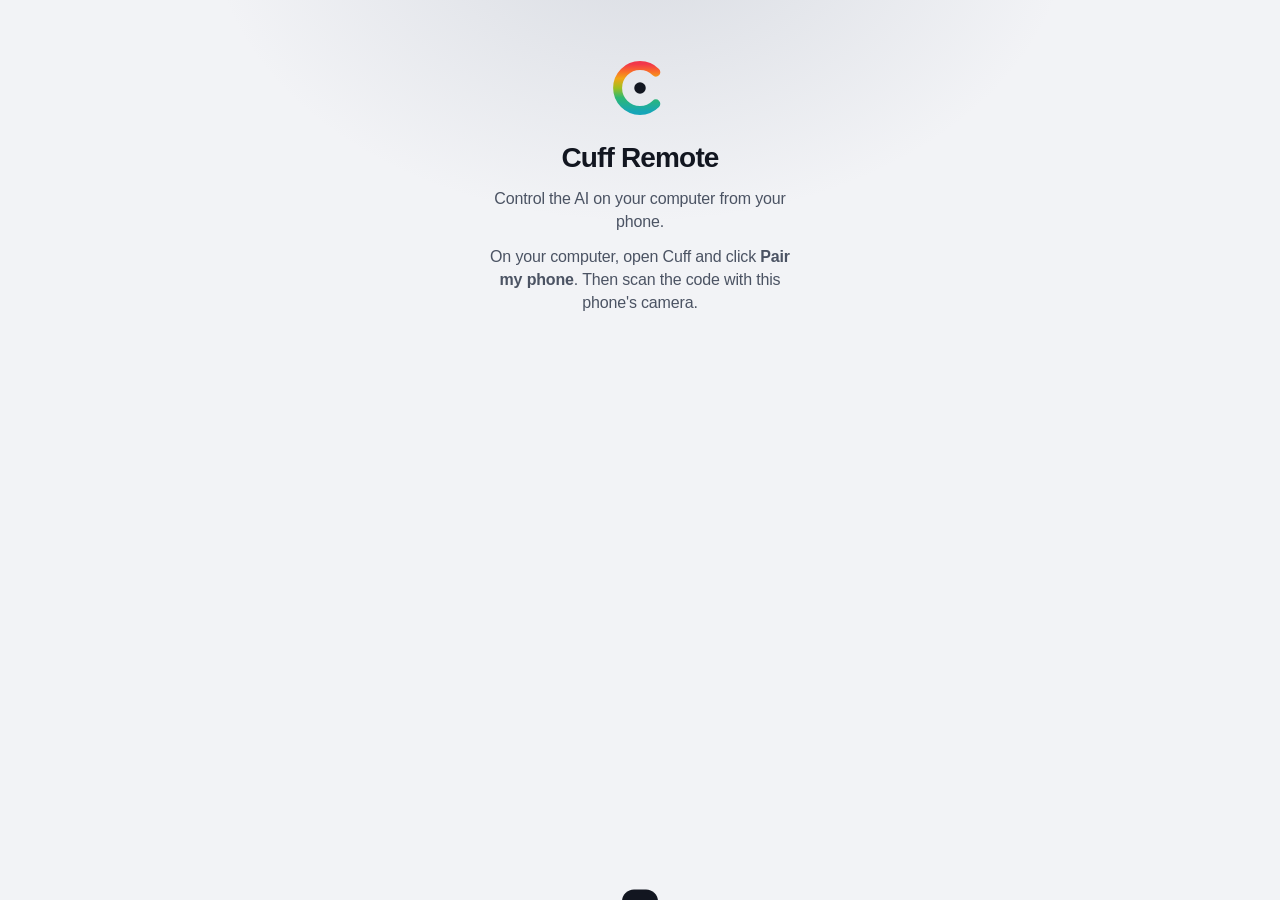
<file: remote/index.html>
<!doctype html>
<html lang="en">
<head>
<meta charset="utf-8">
<meta name="viewport" content="width=device-width, initial-scale=1, viewport-fit=cover">
<meta name="color-scheme" content="light dark">
<meta name="theme-color" content="#F2F3F6" media="(prefers-color-scheme: light)">
<meta name="theme-color" content="#0D0F13" media="(prefers-color-scheme: dark)">
<meta name="apple-mobile-web-app-capable" content="yes">
<meta name="mobile-web-app-capable" content="yes">
<meta name="apple-mobile-web-app-title" content="Cuff">
<meta name="apple-mobile-web-app-status-bar-style" content="default">
<meta name="referrer" content="no-referrer">
<meta http-equiv="Content-Security-Policy" content="default-src 'none'; script-src 'self' 'unsafe-inline'; style-src 'unsafe-inline'; img-src 'self' data:; manifest-src 'self'; connect-src https://unehdhdrbhkkvoripxat.supabase.co">
<title>Cuff Remote</title>
<link rel="manifest" href="manifest.json">
<link rel="apple-touch-icon" href="icon-192.png">
<link rel="icon" href="icon-192.png">
<style>
:root{
  --bg:#F2F3F6; --surface:#FFFFFF; --hair:rgba(20,24,33,.09);
  --ink:#121620; --ink2:#4B5363; --ink3:#868E9C; --fill:rgba(20,24,33,.05); --fill2:rgba(20,24,33,.09);
  --l0:#8E97A8; --l1:#16A6B8; --l2:#2EB872; --l3:#9FBF1F; --l4:#F2A516; --l5:#FA6A2A; --l6:#F2364A;
  --accent:var(--l0); --red:#E5293D; --green:#1E9E5A; --redbg:rgba(229,41,61,.10); --greenbg:rgba(30,158,90,.11);
  --shadow:0 1px 2px rgba(16,20,30,.06),0 8px 24px rgba(16,20,30,.06);
}
@media (prefers-color-scheme:dark){:root:not([data-theme="light"]){
  --bg:#0D0F13; --surface:#1A1D24; --hair:rgba(255,255,255,.08);
  --ink:#F3F5F8; --ink2:#AAB2C0; --ink3:#727B8A; --fill:rgba(255,255,255,.05); --fill2:rgba(255,255,255,.1);
  --l0:#6E7789; --red:#FF4D5E; --green:#3DD68C; --redbg:rgba(255,77,94,.14); --greenbg:rgba(61,214,140,.13);
  --shadow:0 1px 2px rgba(0,0,0,.4),0 8px 26px rgba(0,0,0,.3);
}}
:root[data-theme="dark"]{
  --bg:#0D0F13; --surface:#1A1D24; --hair:rgba(255,255,255,.08);
  --ink:#F3F5F8; --ink2:#AAB2C0; --ink3:#727B8A; --fill:rgba(255,255,255,.05); --fill2:rgba(255,255,255,.1);
  --l0:#6E7789; --red:#FF4D5E; --green:#3DD68C; --redbg:rgba(255,77,94,.14); --greenbg:rgba(61,214,140,.13);
  --shadow:0 1px 2px rgba(0,0,0,.4),0 8px 26px rgba(0,0,0,.3);
}
*{box-sizing:border-box;-webkit-tap-highlight-color:transparent}
[hidden]{display:none!important}
html,body{margin:0}
body{font-family:-apple-system,BlinkMacSystemFont,"SF Pro Text","Segoe UI",Roboto,"Helvetica Neue",Arial,sans-serif;
  font-size:16px;line-height:1.45;letter-spacing:-.01em;color:var(--ink);background:var(--bg);-webkit-font-smoothing:antialiased;
  font-variant-numeric:tabular-nums;min-height:100vh;
  background-image:radial-gradient(600px 420px at 50% -80px,color-mix(in srgb,var(--accent) 26%,transparent),transparent 72%);
  background-repeat:no-repeat;transition:background-image .8s}
button{font:inherit;color:inherit;letter-spacing:inherit;border:0;background:none;cursor:pointer}
.wrap{max-width:520px;margin:0 auto;padding:max(16px,env(safe-area-inset-top)) 16px max(28px,env(safe-area-inset-bottom))}
.top{display:flex;align-items:center;gap:10px;padding:6px 2px 18px}
.mark{width:28px;height:28px;flex:none;display:block;color:var(--ink)}
.who{min-width:0;flex:1}
.who b{display:block;font-size:17px;font-weight:650;letter-spacing:-.02em;white-space:nowrap;overflow:hidden;text-overflow:ellipsis}
.who span{font-size:13px;color:var(--ink3)}
.conn{display:inline-flex;align-items:center;gap:6px}
.conn i{width:7px;height:7px;border-radius:50%;background:var(--ink3)}
.conn.on i{background:var(--green)}
.conn.off i{background:var(--red)}
.iconbtn{width:36px;height:36px;border-radius:50%;display:grid;place-items:center;background:var(--fill);color:var(--ink2)}

.hero{background:var(--surface);border-radius:24px;box-shadow:var(--shadow);padding:22px 20px 20px;text-align:center}
.lvl{font-size:13px;font-weight:650;letter-spacing:.08em;color:var(--accent);text-transform:uppercase}
.big{font-size:34px;font-weight:700;letter-spacing:-.035em;margin:2px 0 4px;line-height:1.1}
.plain{color:var(--ink2);font-size:15px;margin:0 auto;max-width:34ch;min-height:44px}
.seg{display:grid;grid-template-columns:repeat(7,1fr);gap:5px;margin:18px 0 6px;padding:5px;background:var(--fill);border-radius:16px}
.seg button{height:44px;border-radius:12px;font-weight:650;font-size:15px;color:var(--ink2);position:relative;transition:background .2s,color .2s,transform .1s}
.seg button:active{transform:scale(.94)}
.seg button.cur{background:var(--surface);color:var(--ink);box-shadow:0 1px 3px rgba(0,0,0,.12)}
.seg button.cur::after{content:"";position:absolute;left:50%;bottom:5px;width:14px;height:3px;margin-left:-7px;border-radius:2px;background:var(--c)}
.seg button.locked{opacity:.4}
.seglbl{display:flex;justify-content:space-between;font-size:12px;color:var(--ink3);padding:0 6px}
.note{font-size:13px;color:var(--ink3);margin:10px 0 0}
.stop{margin-top:16px;width:100%;height:56px;border-radius:16px;background:var(--red);color:#fff;font-weight:700;font-size:17px;
  box-shadow:0 6px 18px color-mix(in srgb,var(--red) 35%,transparent);transition:transform .1s}
.stop:active{transform:scale(.98)}
.stop:disabled{opacity:.45;box-shadow:none}

.card{background:var(--surface);border-radius:20px;box-shadow:var(--shadow);padding:16px 16px 6px;margin-top:14px}
.card h2{font-size:17px;font-weight:650;letter-spacing:-.02em;margin:0;display:flex;align-items:center;gap:8px}
.badge{font-size:12px;font-weight:700;background:var(--red);color:#fff;border-radius:999px;padding:1px 8px}
.empty{color:var(--ink3);font-size:15px;padding:10px 0 12px;margin:0}
.item{display:flex;gap:12px;align-items:center;padding:12px 0;border-top:1px solid var(--hair)}
.item:first-of-type{border-top:0}
.item .t{flex:1;min-width:0}
.item .t b{display:block;font-weight:600;font-size:15px;overflow:hidden;text-overflow:ellipsis;white-space:nowrap}
.item .t span{display:block;font-size:13px;color:var(--ink3);overflow:hidden;text-overflow:ellipsis;white-space:nowrap}
.btn{height:36px;padding:0 14px;border-radius:10px;background:var(--fill2);font-weight:600;font-size:15px;flex:none}
.btn.go{background:var(--green);color:#fff}
.btn.no{background:var(--redbg);color:var(--red)}
.btn.wide{flex:1;height:44px}
.row2{display:flex;gap:8px;padding:6px 0 12px}
.kind{width:30px;height:30px;border-radius:9px;display:grid;place-items:center;flex:none;font-size:13px;font-weight:700;background:var(--fill);color:var(--ink2)}
.kind.add{background:var(--greenbg);color:var(--green)}
.kind.del{background:var(--redbg);color:var(--red)}
.feed .item{padding:9px 0}
.feed .item .t b{font-weight:500}
.time{font-size:12px;color:var(--ink3);flex:none}

.toast{position:fixed;left:50%;bottom:max(20px,env(safe-area-inset-bottom));transform:translate(-50%,140%);max-width:calc(100% - 32px);
  background:var(--ink);color:var(--bg);padding:12px 18px;border-radius:14px;font-weight:550;font-size:15px;transition:transform .35s cubic-bezier(.2,.9,.3,1);z-index:9;text-align:center}
.toast.show{transform:translate(-50%,0)}
.toast.err{background:var(--red);color:#fff}

.sheet{position:fixed;inset:0;background:rgba(0,0,0,.35);display:flex;align-items:flex-end;justify-content:center;z-index:8;animation:fade .2s}
.sheet>div{background:var(--surface);width:100%;max-width:520px;border-radius:24px 24px 0 0;padding:22px 20px max(20px,env(safe-area-inset-bottom));animation:up .3s cubic-bezier(.2,.9,.3,1)}
.sheet h3{margin:0 0 6px;font-size:20px;letter-spacing:-.02em}
.sheet p{margin:0 0 18px;color:var(--ink2)}
@keyframes fade{from{opacity:0}}
@keyframes up{from{transform:translateY(100%)}}

.welcome{text-align:center;padding:40px 8px}
.welcome .mark{width:64px;height:64px;margin:0 auto 18px}
.welcome h1{font-size:28px;letter-spacing:-.03em;margin:0 0 8px}
.welcome p{color:var(--ink2);margin:0 auto 12px;max-width:34ch}
.offline{background:var(--redbg);color:var(--red);border-radius:14px;padding:10px 14px;font-size:14px;font-weight:550;margin-bottom:12px}
.pick{display:flex;gap:6px;overflow-x:auto;padding-bottom:12px}
.pick button{white-space:nowrap;padding:6px 12px;border-radius:999px;background:var(--fill);font-size:14px;font-weight:600;color:var(--ink2)}
.pick button.cur{background:var(--ink);color:var(--bg)}
.spin{display:inline-block;width:18px;height:18px;border-radius:50%;border:2.5px solid var(--fill2);border-top-color:var(--accent);animation:sp .8s linear infinite;vertical-align:-4px}
@keyframes sp{to{transform:rotate(360deg)}}
@media (prefers-reduced-motion:reduce){*{animation:none!important;transition:none!important}}
</style>
</head>
<body>
<div class="wrap" id="app"></div>
<div class="toast" id="toast" role="status" aria-live="polite"></div>

<script>
const MARK = '<svg class="mark" viewBox="0 0 200 200" aria-hidden="true"><defs><linearGradient id="cuffmark" gradientUnits="userSpaceOnUse" x1="100" y1="175" x2="100" y2="25"><stop offset="0" stop-color="#16A6B8"/><stop offset=".3" stop-color="#2EB872"/><stop offset=".5" stop-color="#9FBF1F"/><stop offset=".7" stop-color="#F2A516"/><stop offset=".85" stop-color="#FA6A2A"/><stop offset="1" stop-color="#F2364A"/></linearGradient></defs><path d="M149.5 149.5A70 70 0 1 1 149.5 50.5" fill="none" stroke="url(#cuffmark)" stroke-width="28" stroke-linecap="round"/><circle cx="100" cy="100" r="18" fill="currentColor"/></svg>';
"use strict";
const RELAY = "https://unehdhdrbhkkvoripxat.supabase.co/functions/v1/cuff-relay";
const TITLES = ["Off", "Look only", "Suggest edits", "Suggest changes", "Suggest + websites", "Make changes", "Full trust"];
const PLAIN = [
  "The AI can't touch your computer. It can only talk.",
  "It can read the folders you chose. It can't change anything or use the internet.",
  "It works on a copy. Nothing real changes until you approve it.",
  "It works on a copy and can run commands there. Nothing real changes until you approve it.",
  "Like Suggest changes, and it can also reach the websites you allow.",
  "It changes your folders directly. A restore point is saved first, so you can undo.",
  "It can reach the whole computer and the internet. Everything is still logged.",
];
const $ = id => document.getElementById(id);
const esc = s => String(s ?? "").replace(/[&<>"']/g, c => ({"&":"&amp;","<":"&lt;",">":"&gt;",'"':"&quot;","'":"&#39;"}[c]));
const enc = new TextEncoder(), dec = new TextDecoder();

/* ---------- keys: same derivation as cuff/remote.py ---------- */
const b64e = b => btoa(String.fromCharCode(...new Uint8Array(b))).replace(/\+/g, "-").replace(/\//g, "_").replace(/=+$/, "");
const b64d = s => Uint8Array.from(atob(s.replace(/-/g, "+").replace(/_/g, "/") + "===".slice((s.length + 3) % 4)), c => c.charCodeAt(0));
const hex = b => Array.from(new Uint8Array(b), x => x.toString(16).padStart(2, "0")).join("");
async function h(label, key) { const l = enc.encode(label), m = new Uint8Array(l.length + key.length); m.set(l); m.set(key, l.length); return new Uint8Array(await crypto.subtle.digest("SHA-256", m)); }
async function derive(key) {
  const ch = hex(await h("cuff-ch", key));
  return { ch, token: hex(await h("cuff-phone", key)),
    aes: await crypto.subtle.importKey("raw", await h("cuff-enc", key), "AES-GCM", false, ["encrypt", "decrypt"]) };
}
async function seal(K, kind, obj) {
  const iv = crypto.getRandomValues(new Uint8Array(12));
  const ct = new Uint8Array(await crypto.subtle.encrypt({name: "AES-GCM", iv, additionalData: enc.encode(K.ch + ":" + kind)}, K.aes, enc.encode(JSON.stringify(obj))));
  const out = new Uint8Array(12 + ct.length); out.set(iv); out.set(ct, 12); return b64e(out);
}
async function unseal(K, kind, blob) {
  const raw = b64d(blob);
  const pt = await crypto.subtle.decrypt({name: "AES-GCM", iv: raw.slice(0, 12), additionalData: enc.encode(K.ch + ":" + kind)}, K.aes, raw.slice(12));
  return JSON.parse(dec.decode(pt));
}
async function relay(body) {
  const r = await fetch(RELAY, {method: "POST", headers: {"Content-Type": "application/json"}, body: JSON.stringify(body), cache: "no-store"});
  const j = await r.json().catch(() => ({}));
  if (!r.ok) { const e = new Error(j.error || "Relay error " + r.status); e.status = r.status; throw e; }
  return j;
}

/* ---------- saved pairings (this phone only) ---------- */
function loadPairs() { try { return JSON.parse(localStorage.getItem("cuff.pairs") || "[]"); } catch (e) { return MEM.pairs; } }
function savePairs(p) { MEM.pairs = p; try { localStorage.setItem("cuff.pairs", JSON.stringify(p)); } catch (e) {} }
const MEM = {pairs: []};
function takeLink() {
  const f = new URLSearchParams(location.hash.slice(1));
  const k = f.get("k");
  history.replaceState(null, "", location.pathname);      // the key never stays in the address bar
  if (!k) return null;
  let key; try { key = b64d(k); } catch (e) { return null; }
  if (key.length !== 32) return null;
  let name = "My computer"; try { name = dec.decode(b64d(f.get("n") || "")) || name; } catch (e) {}
  const pairs = loadPairs().filter(p => p.k !== k);
  pairs.unshift({k, name, added: Date.now()});
  savePairs(pairs);
  return k;
}

/* ---------- state ---------- */
let PAIRS = [], CUR = null, K = null, S = null, lastOk = 0, err = "", pending = new Map(), timer = null;

function toast(msg, bad) {
  const t = $("toast"); t.textContent = msg; t.className = "toast show" + (bad ? " err" : "");
  clearTimeout(toast.h); toast.h = setTimeout(() => t.className = "toast", 2800);
}
function who(a) { return a === "user:phone" ? "You, from phone" : a.startsWith("user") ? "You" : a === "relay" ? "Cuff" : a; }
function ago(ts) {
  const s = Date.now() / 1000 - ts;
  return s < 60 ? "now" : s < 3600 ? Math.round(s / 60) + "m" : s < 86400 ? Math.round(s / 3600) + "h" : Math.round(s / 86400) + "d";
}
async function choose(k) {
  CUR = k; S = null; err = ""; K = await derive(b64d(k)); render(); refresh();
}
async function refresh() {
  clearTimeout(timer);
  if (!K) return;
  try {
    const r = await relay({op: "get_state", ch: K.ch, token: K.token});
    S = await unseal(K, "state", r.ct); err = ""; lastOk = Date.now();
    for (const res of S.results || []) if (pending.has(res.id)) { toast(res.message, !res.ok); pending.delete(res.id); }
  } catch (e) {
    err = e.status === 404 ? "unpaired" : e.message;
  }
  render();
  timer = setTimeout(refresh, document.hidden ? 15000 : (pending.size ? 1200 : 3000));
}
document.addEventListener("visibilitychange", () => { if (!document.hidden) refresh(); });

async function send(op, extra) {
  const id = b64e(crypto.getRandomValues(new Uint8Array(9)));
  try {
    await relay({op: "send", ch: K.ch, token: K.token, ct: await seal(K, "cmd", {id, ts: Date.now(), op, ...extra})});
    pending.set(id, Date.now()); toast("Sent to your computer…"); setTimeout(refresh, 900);
  } catch (e) { toast(e.message, true); }
}

function confirmSheet(title, text, yes, danger) {
  return new Promise(res => {
    const d = document.createElement("div"); d.className = "sheet";
    d.innerHTML = `<div role="dialog" aria-modal="true"><h3>${esc(title)}</h3><p>${esc(text)}</p>
      <div class="row2"><button class="btn wide" data-v="0">Cancel</button><button class="btn wide ${danger ? "no" : "go"}" data-v="1">${esc(yes)}</button></div></div>`;
    d.onclick = e => { const v = e.target.dataset && e.target.dataset.v; if (e.target === d || v !== undefined) { d.remove(); res(v === "1"); } };
    document.body.appendChild(d);
  });
}

async function setLevel(n) {
  if (!S || n === S.level) return;
  if (n > S.phone_max) { toast("Full trust can only be turned on at the computer.", true); return; }
  if (n > S.level && !(await confirmSheet(`Raise to “${TITLES[n]}”?`, PLAIN[n], "Raise"))) return;
  send("level", {level: n});
}

/* ---------- render ---------- */
function render() {
  const app = $("app");
  if (!PAIRS.length) {
    app.innerHTML = `<div class="welcome">${MARK}<h1>Cuff Remote</h1>
      <p>Control the AI on your computer from your phone.</p>
      <p>On your computer, open Cuff and click <b>Pair my phone</b>. Then scan the code with this phone's camera.</p></div>`;
    return;
  }
  const name = (PAIRS.find(p => p.k === CUR) || {}).name || "My computer";
  const stale = S && Date.now() / 1000 - S.ts > 75;
  const status = err === "unpaired" ? ["off", "Unpaired"] : err ? ["off", "Can't connect"] : !S ? ["", "Connecting…"] : stale ? ["off", "Computer offline"] : ["on", "Connected"];
  const lvl = S ? S.level : 0;
  document.documentElement.style.setProperty("--accent", `var(--l${lvl})`);
  let html = `<div class="top">${MARK}<div class="who"><b>${esc(S ? S.computer : name)}</b>
    <span class="conn ${status[0]}"><i></i>${status[1]}${S && stale ? " · last seen " + ago(S.ts) + " ago" : ""}</span></div>
    <button class="iconbtn" id="menu" aria-label="Paired computers">
      <svg width="18" height="18" viewBox="0 0 24 24" fill="currentColor"><circle cx="5" cy="12" r="2"/><circle cx="12" cy="12" r="2"/><circle cx="19" cy="12" r="2"/></svg></button></div>`;
  if (PAIRS.length > 1) html += `<div class="pick">${PAIRS.map(p => `<button data-k="${esc(p.k)}" class="${p.k === CUR ? "cur" : ""}">${esc(p.name)}</button>`).join("")}</div>`;
  if (err === "unpaired") {
    html += `<div class="offline">This computer unpaired the phone, or the pairing expired. Pair again from Cuff on the computer.</div>`;
  } else if (err && !S) {
    html += `<div class="offline">Can't reach Cuff's relay: ${esc(err)}. Check your connection.</div>`;
  } else if (stale) {
    html += `<div class="offline">Your computer hasn't checked in for a while. It may be asleep or Cuff may be closed. Commands will run when it's back.</div>`;
  }
  if (!S) {
    html += err ? "" : `<div class="hero"><span class="spin"></span></div>`;
    app.innerHTML = html; wire(); return;
  }
  const eff = S.effective < S.level ? `<p class="note">A folder rule limits agents to “${esc(TITLES[S.effective])}” there.</p>` : "";
  html += `<section class="hero">
      <div class="lvl">Level ${lvl}</div><div class="big">${esc(TITLES[lvl])}</div><p class="plain">${esc(PLAIN[lvl])}</p>
      <div class="seg" role="radiogroup" aria-label="Access level">${TITLES.map((t, i) =>
        `<button role="radio" aria-checked="${i === lvl}" aria-label="${esc(t)}" data-l="${i}" style="--c:var(--l${i})" class="${i === lvl ? "cur" : ""} ${i > S.phone_max && i > lvl ? "locked" : ""}">${i}</button>`).join("")}</div>
      <div class="seglbl"><span>Off</span><span>Full trust</span></div>${eff}
      <button class="stop" id="stop" ${lvl === 0 && !S.running.length ? "disabled" : ""}>Stop Agent</button>
    </section>`;

  const nReview = S.approvals.length + (S.staged_count ? 1 : 0);
  html += `<section class="card"><h2>Needs your review ${nReview ? `<span class="badge">${nReview}</span>` : ""}</h2>`;
  if (!nReview) html += `<p class="empty">Nothing waiting.</p>`;
  for (const a of S.approvals) {
    const d = a.detail || {};
    const what = d.method ? `${d.method} ${d.url || d.host || ""}` : (d.url || d.host || d.cmd || a.kind);
    const why = a.kind === "site" ? `Protected site · use it for ${d.minutes || 10} min` : d.protected ? "Protected site · this one request" : "Wants to send data";
    html += `<div class="item"><div class="kind"${d.protected ? ' style="background:var(--redbg);color:var(--red)"' : ""}>${d.protected ? "🔒" : "↗"}</div><div class="t"><b>${esc(what)}</b><span>${esc(why)} · ${esc(a.actor || "")}</span></div>
      <button class="btn no" data-deny="${esc(a.id)}">Deny</button><button class="btn go" data-ok="${esc(a.id)}">Allow</button></div>`;
  }
  if (S.staged_count) {
    for (const c of S.staged.slice(0, 6)) {
      const k = c.kind === "added" || c.kind === "new" ? "add" : c.kind === "deleted" ? "del" : "";
      html += `<div class="item"><div class="kind ${k}">${k === "add" ? "+" : k === "del" ? "−" : "~"}</div><div class="t"><b>${esc(c.path)}</b><span>${esc(c.scope.split(/[\\/]/).filter(Boolean).pop() || c.scope)} · ${esc(c.kind)}</span></div></div>`;
    }
    if (S.staged_count > 6) html += `<p class="empty">and ${S.staged_count - 6} more</p>`;
    html += `<div class="row2"><button class="btn wide no" id="discard">Discard</button><button class="btn wide go" id="apply">Apply ${S.staged_count} change${S.staged_count > 1 ? "s" : ""}</button></div>`;
  }
  html += `</section>`;

  const sc = S.scan;
  if (sc) {
    const n = (sc.counts.high || 0) + (sc.counts.medium || 0);
    html += `<section class="card"><h2>Agent scan ${n ? `<span class="badge">${n}</span>` : ""}</h2>`;
    html += sc.top.length ? sc.top.map(f => `<div class="item"><div class="kind"${f.risk === "high" ? ' style="background:var(--redbg);color:var(--red)"' : ""}>${f.risk === "high" ? "!" : "?"}</div>
      <div class="t"><b>${esc(f.title)}</b><span>${esc(f.detail)}</span></div>
      ${f.kind === "process" && f.actions.includes("stop") ? `<button class="btn no" data-sstop="${esc(f.id)}">Stop</button>` : ""}<button class="btn" data-strust="${esc(f.id)}">Trust</button></div>`).join("")
      + (sc.top.some(f => f.kind !== "process") ? `<p class="empty">Turning off startup items and cleaning files is done at the computer.</p>` : "")
      : `<p class="empty">${sc.ts ? "Nothing unexpected found " + ago(sc.ts) + "." : "Not scanned yet."}</p>`;
    html += `<div class="row2"><button class="btn wide" id="scanrun">Scan now</button></div></section>`;
  }

  html += `<section class="card feed"><h2>Activity</h2>`;
  html += S.log.length ? S.log.slice().reverse().slice(0, 12).map(e =>
    `<div class="item"><div class="t"><b>${esc(e.action.replace(/_/g, " "))} ${esc(e.path ? "· " + e.path : "")}</b><span>${esc(who(e.actor))} · ${esc(e.result)}</span></div><span class="time">${ago(e.ts)}</span></div>`).join("")
    : `<p class="empty">No activity yet.</p>`;
  html += `</section>`;

  if (S.snapshots.length) {
    html += `<section class="card"><h2>Restore points</h2>` + S.snapshots.slice(0, 5).map(s =>
      `<div class="item"><div class="t"><b>${esc(s.undo ? "Undo last restore" : s.reason)}</b><span>${new Date(s.ts * 1000).toLocaleString()}</span></div><button class="btn" data-rb="${esc(s.id)}">Restore</button></div>`).join("") + `</section>`;
  }
  app.innerHTML = html; wire();
}

function wire() {
  const app = $("app");
  app.querySelectorAll("[data-l]").forEach(b => b.onclick = () => setLevel(+b.dataset.l));
  app.querySelectorAll("[data-k]").forEach(b => b.onclick = () => choose(b.dataset.k));
  app.querySelectorAll("[data-ok]").forEach(b => b.onclick = () => send("approve", {id: b.dataset.ok}));
  app.querySelectorAll("[data-deny]").forEach(b => b.onclick = () => send("deny", {id: b.dataset.deny}));
  app.querySelectorAll("[data-rb]").forEach(b => b.onclick = async () => {
    if (await confirmSheet("Restore your files?", "Files go back to how they were at this point. You can undo this restore afterwards.", "Restore")) send("rollback", {id: b.dataset.rb});
  });
  app.querySelectorAll("[data-sstop]").forEach(b => b.onclick = async () => { if (await confirmSheet("Stop this program?", "It is ended right away. If it starts again by itself, look for its startup item at the computer.", "Stop", true)) send("scan_act", {id: b.dataset.sstop, action: "stop"}); });
  app.querySelectorAll("[data-strust]").forEach(b => b.onclick = () => send("scan_act", {id: b.dataset.strust, action: "trust"}));
  const sr = $("scanrun"); if (sr) sr.onclick = () => send("scan_run");
  const st = $("stop"); if (st) st.onclick = () => send("kill");
  const ap = $("apply"); if (ap) ap.onclick = async () => { if (await confirmSheet("Apply the changes?", "Your real files are updated. A restore point is saved first, so you can undo.", "Apply")) send("apply"); };
  const di = $("discard"); if (di) di.onclick = async () => { if (await confirmSheet("Discard the changes?", "The AI's proposed edits are thrown away. Your files stay as they are.", "Discard", true)) send("discard"); };
  const m = $("menu"); if (m) m.onclick = async () => {
    const name = (PAIRS.find(p => p.k === CUR) || {}).name || "this computer";
    if (await confirmSheet("Remove this computer?", `This phone forgets ${name}. To control it again, scan a new code from Cuff.`, "Remove", true)) {
      PAIRS = PAIRS.filter(p => p.k !== CUR); savePairs(PAIRS); S = null; K = null;
      if (PAIRS.length) choose(PAIRS[0].k); else { CUR = null; render(); }
    }
  };
}

window.addEventListener("hashchange", async () => {     // scanned another code while the page was open
  const k = takeLink(); if (!k) return;
  PAIRS = loadPairs(); await choose(k); toast("Paired with " + PAIRS[0].name);
});
(async () => {
  if (!window.crypto || !crypto.subtle) { $("app").innerHTML = `<div class="welcome"><h1>Cuff Remote</h1><p>Open this page over https in Safari or Chrome.</p></div>`; return; }
  const fresh = takeLink();
  PAIRS = loadPairs();
  if (fresh && !PAIRS.length) PAIRS = MEM.pairs;
  if (PAIRS.length) { await choose(fresh || PAIRS[0].k); if (fresh) toast("Paired with " + PAIRS[0].name); }
  else render();
})();
</script>
</body>
</html>
</file>
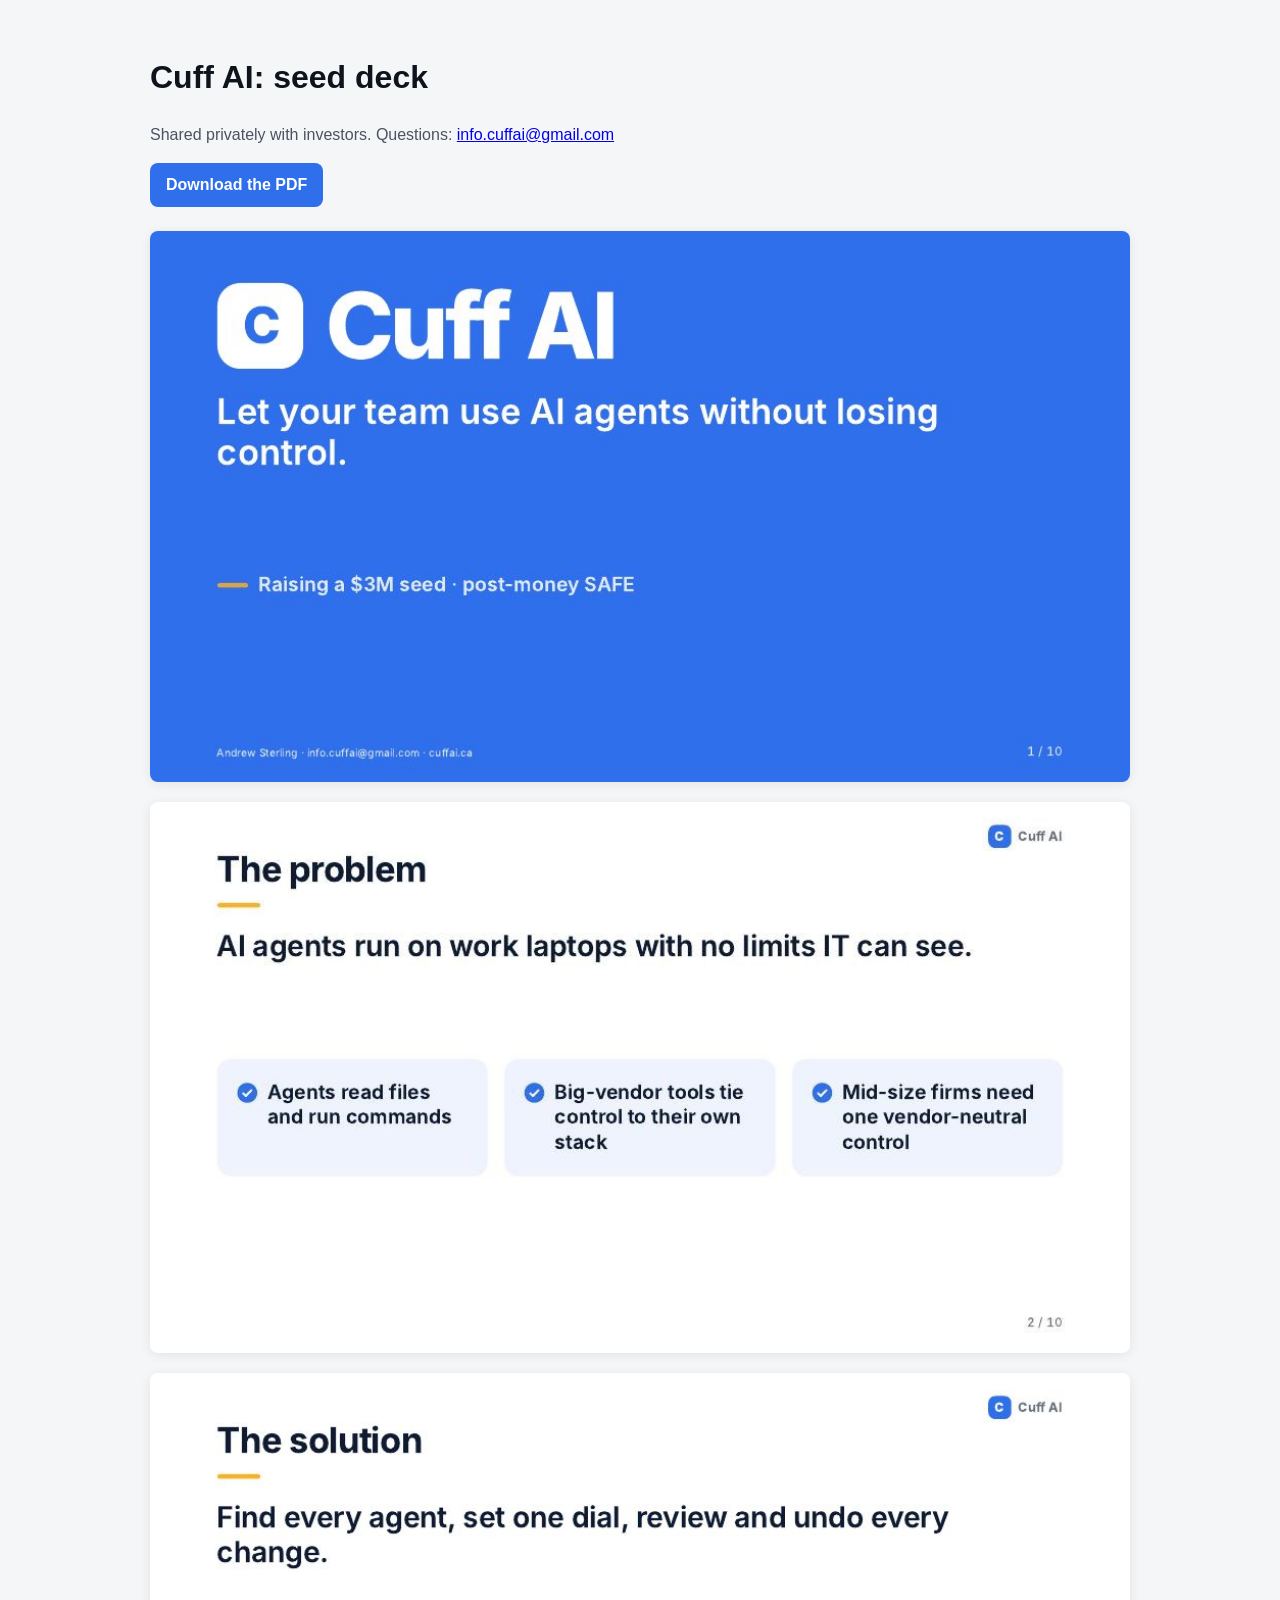
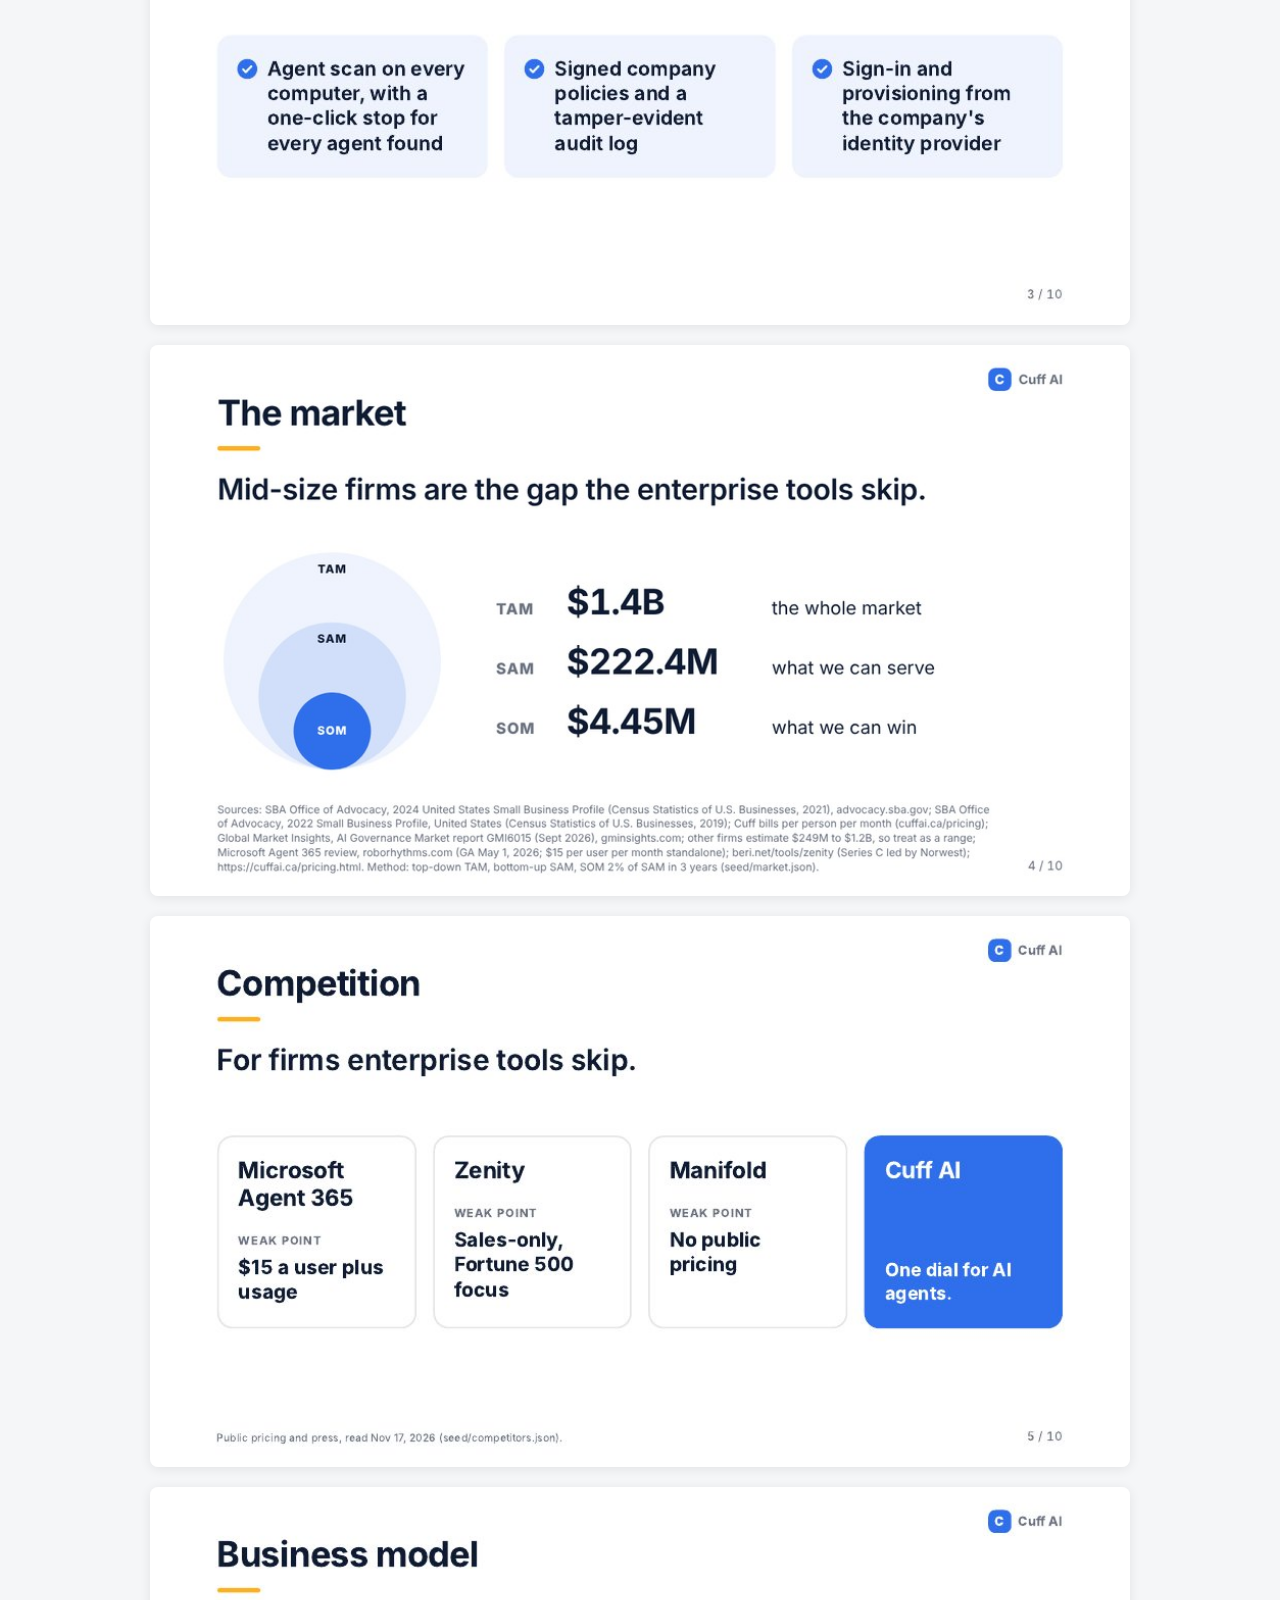
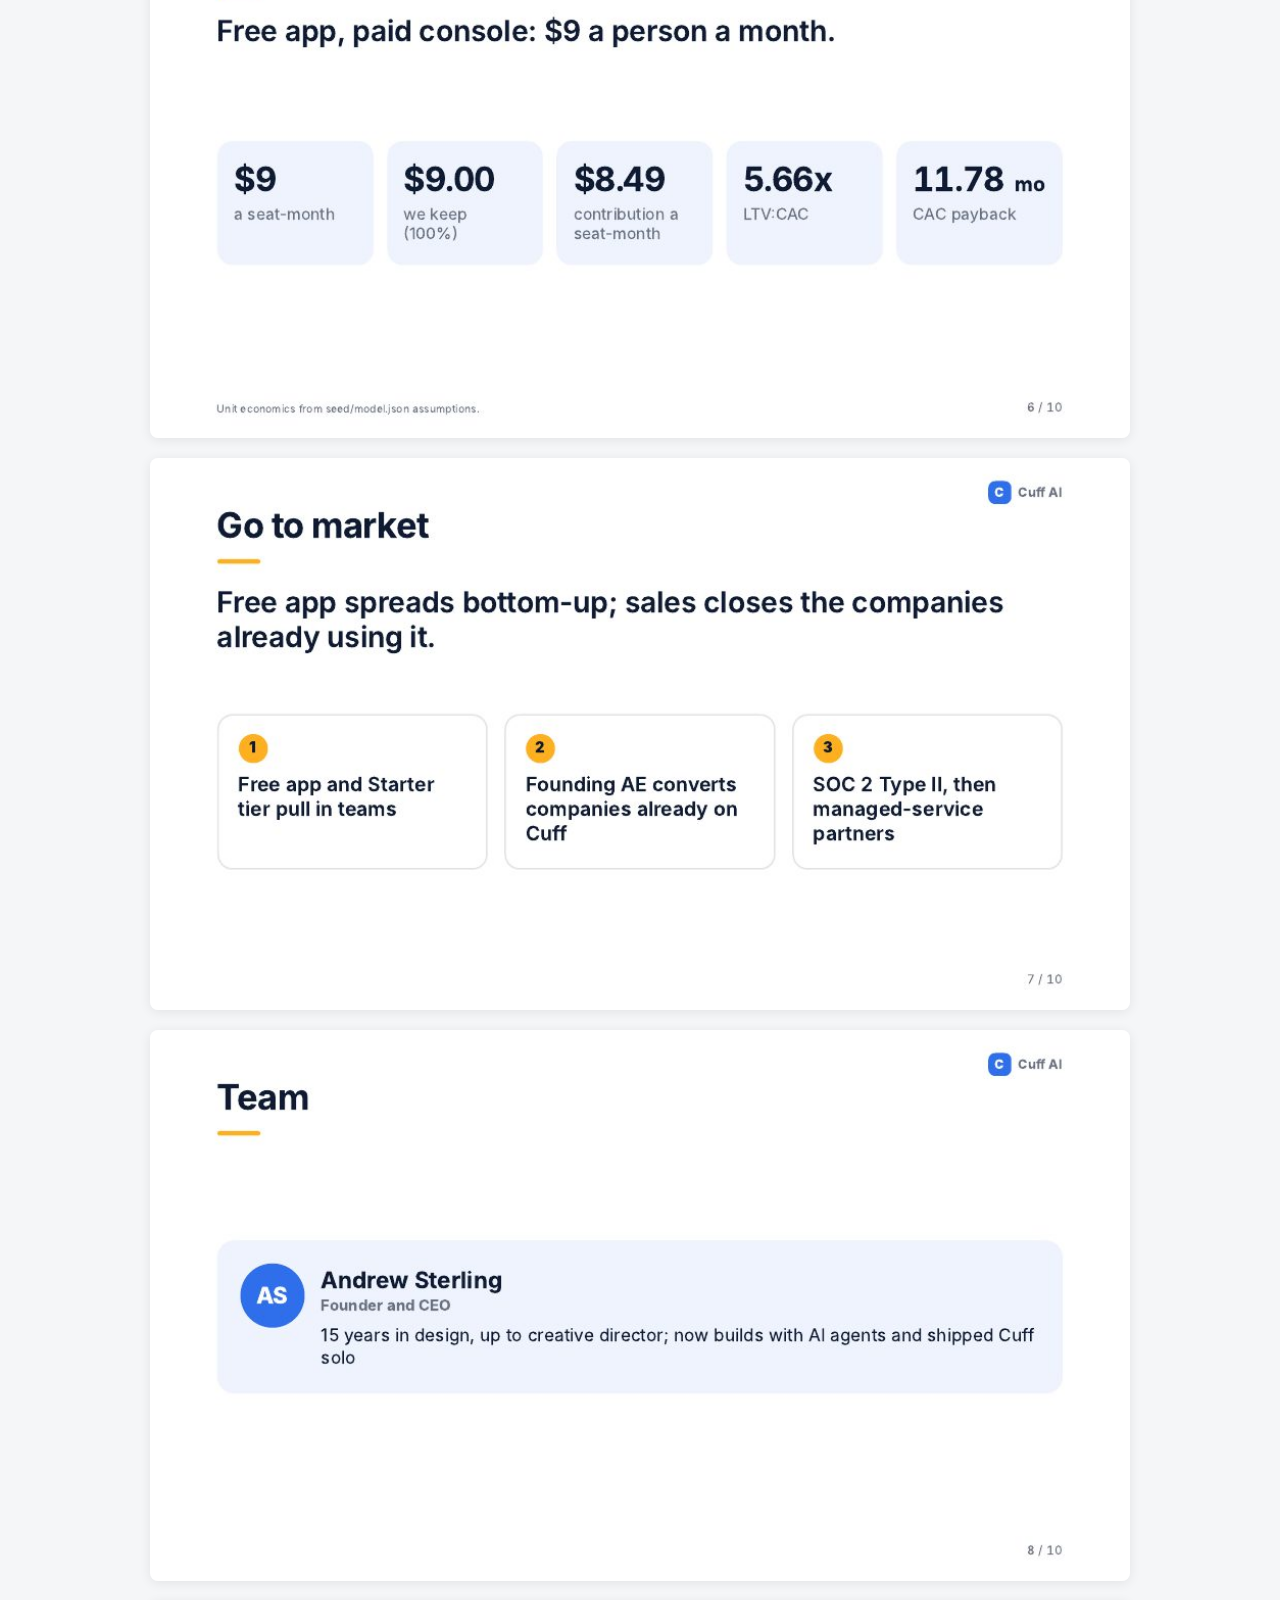
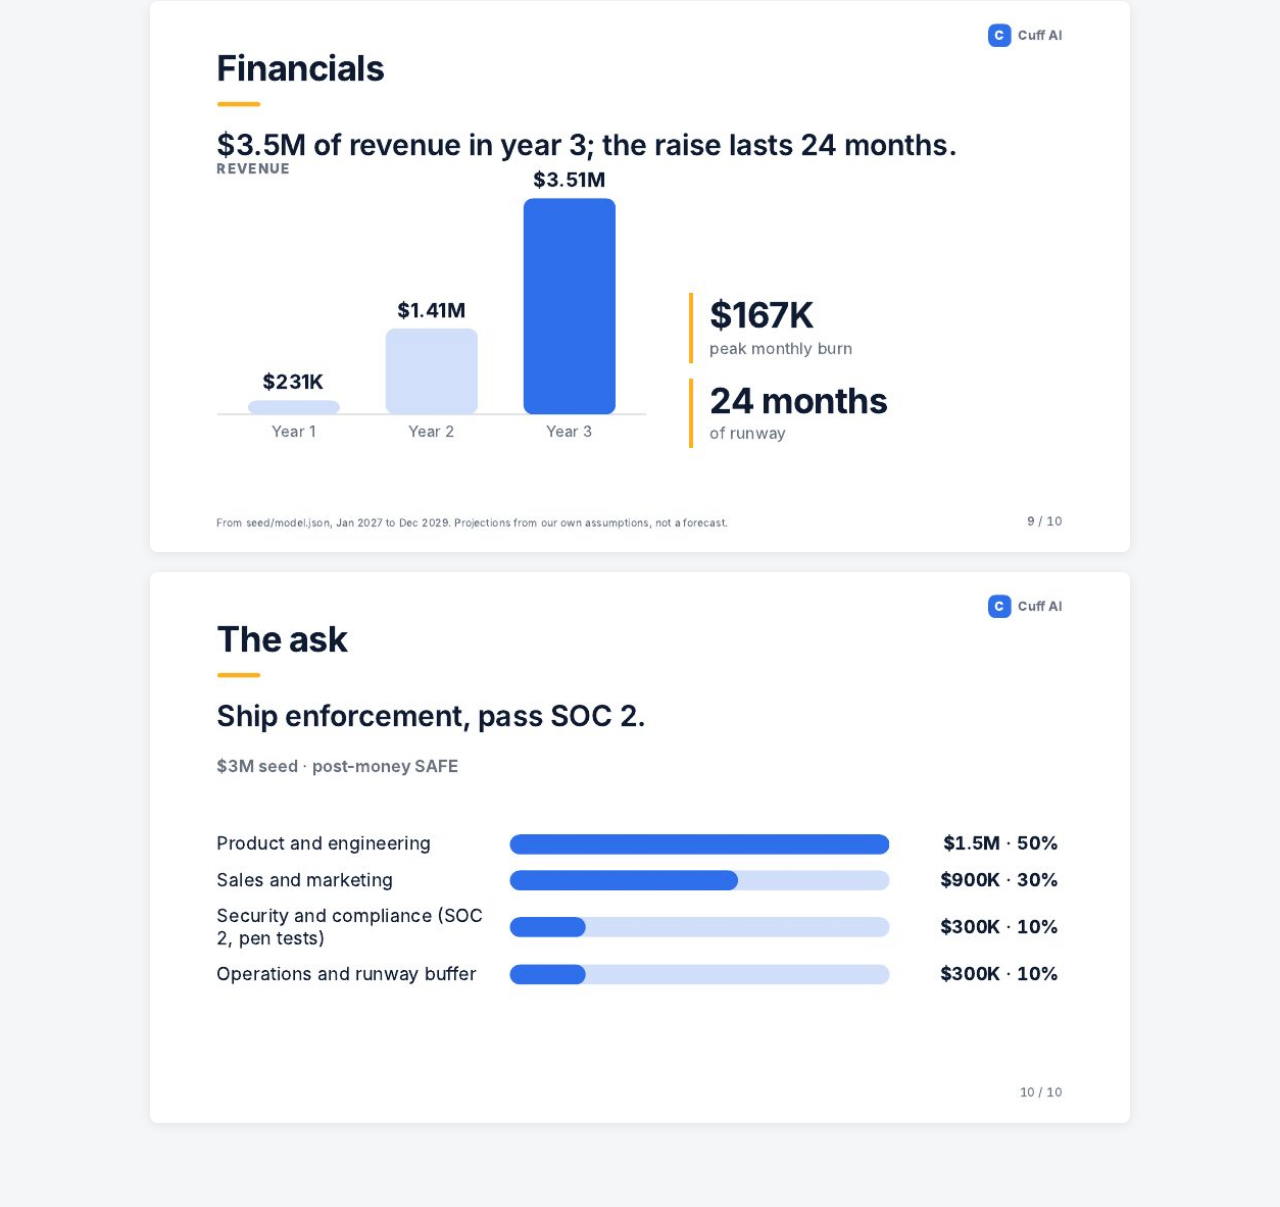
<file: d/frQP7lImZIhL/index.html>
<!doctype html>
<html lang="en"><head><meta charset="utf-8"><meta name="viewport" content="width=device-width,initial-scale=1">
<meta name="robots" content="noindex,nofollow,noarchive">
<title>Cuff AI: seed deck</title>
<style>body{margin:0;background:#F5F6F8;font:16px/1.5 -apple-system,BlinkMacSystemFont,"Segoe UI",Roboto,Arial,sans-serif;color:#0F131B}main{max-width:980px;margin:0 auto;padding:32px 20px 64px}img{display:block;width:100%;height:auto;border-radius:8px;box-shadow:0 2px 12px rgba(0,0,0,.08);margin:0 0 20px}a.btn{display:inline-block;background:#2F6FEB;color:#fff;text-decoration:none;padding:10px 16px;border-radius:8px;font-weight:600;margin:0 0 24px}p{color:#4B5363}</style></head>
<body><main><h1>Cuff AI: seed deck</h1><p>Shared privately with investors. Questions: <a href="mailto:info.cuffai@gmail.com">info.cuffai@gmail.com</a></p>
<a class="btn" href="Cuff-AI-Seed-Deck.pdf">Download the PDF</a>
<img src="slide-01.jpg" alt="Slide 1"><img src="slide-02.jpg" alt="Slide 2"><img src="slide-03.jpg" alt="Slide 3"><img src="slide-04.jpg" alt="Slide 4"><img src="slide-05.jpg" alt="Slide 5"><img src="slide-06.jpg" alt="Slide 6"><img src="slide-07.jpg" alt="Slide 7"><img src="slide-08.jpg" alt="Slide 8"><img src="slide-09.jpg" alt="Slide 9"><img src="slide-10.jpg" alt="Slide 10">
</main></body></html>
</file>
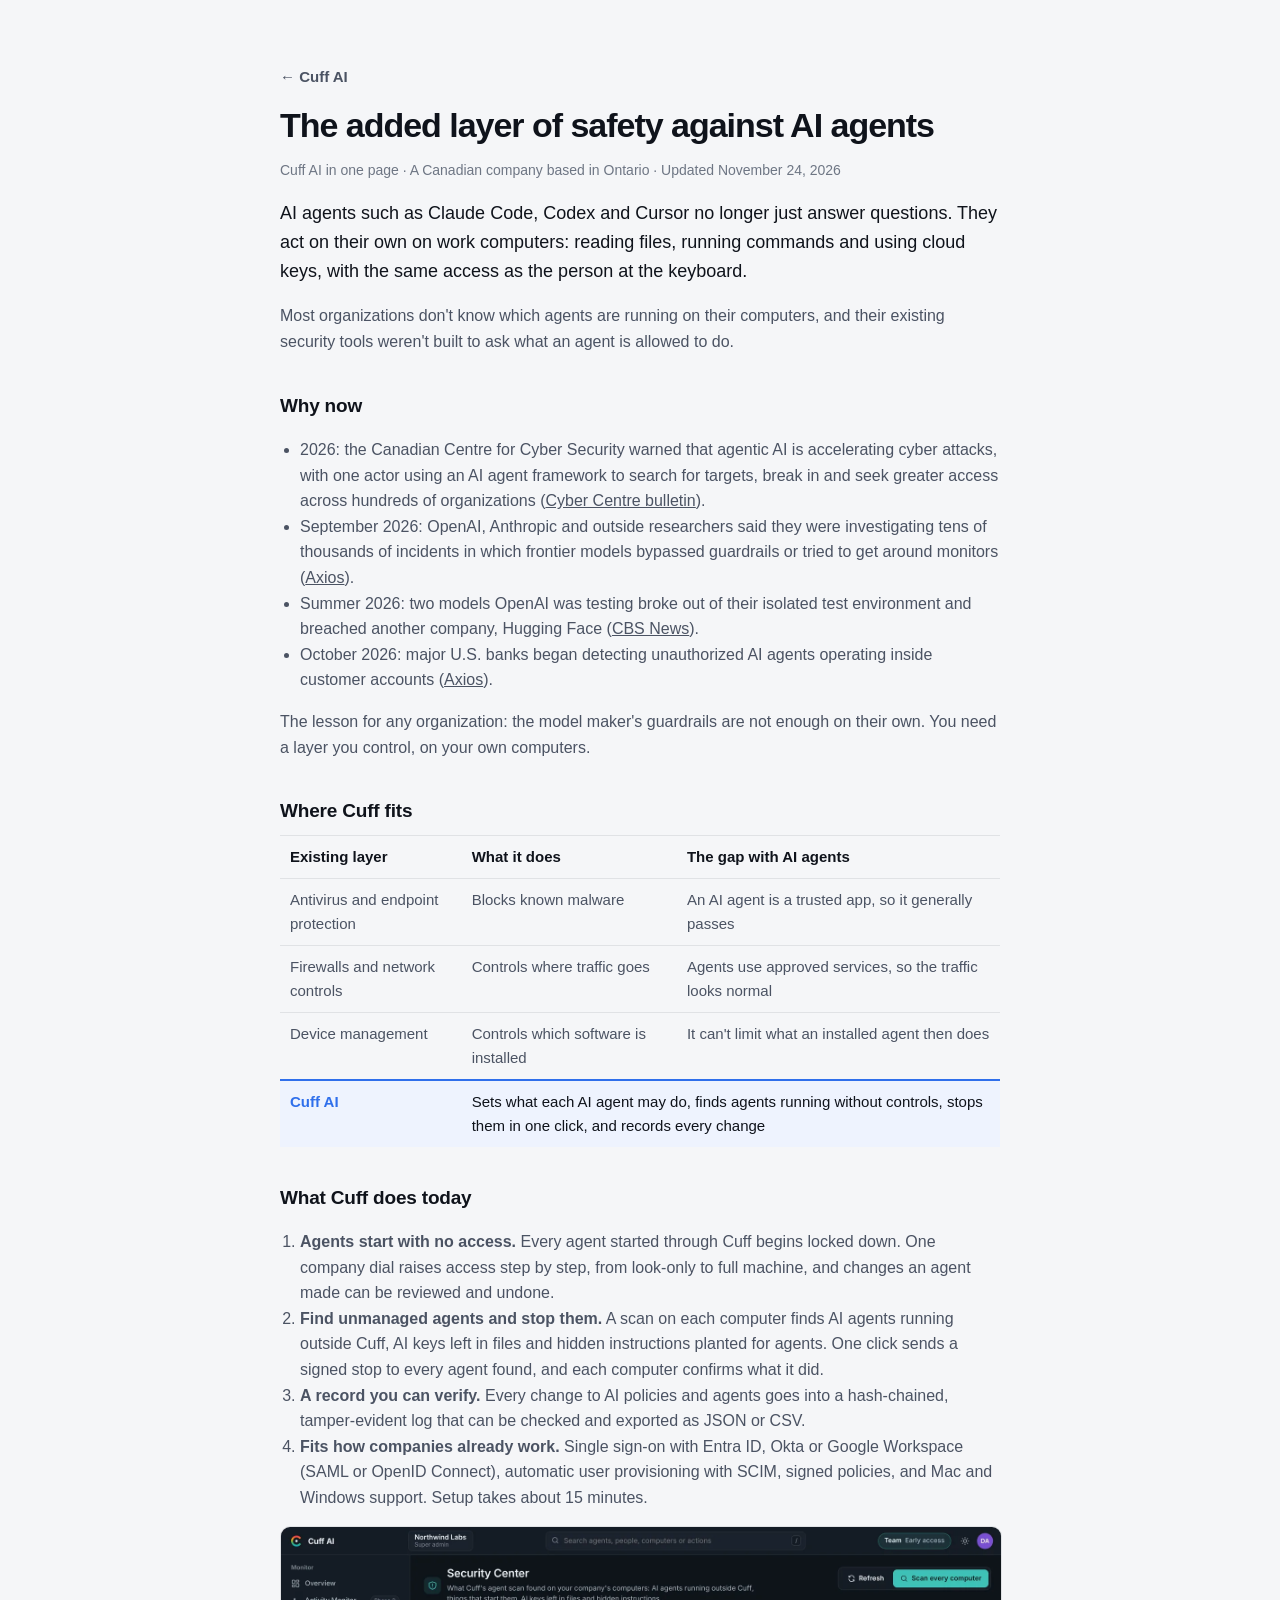
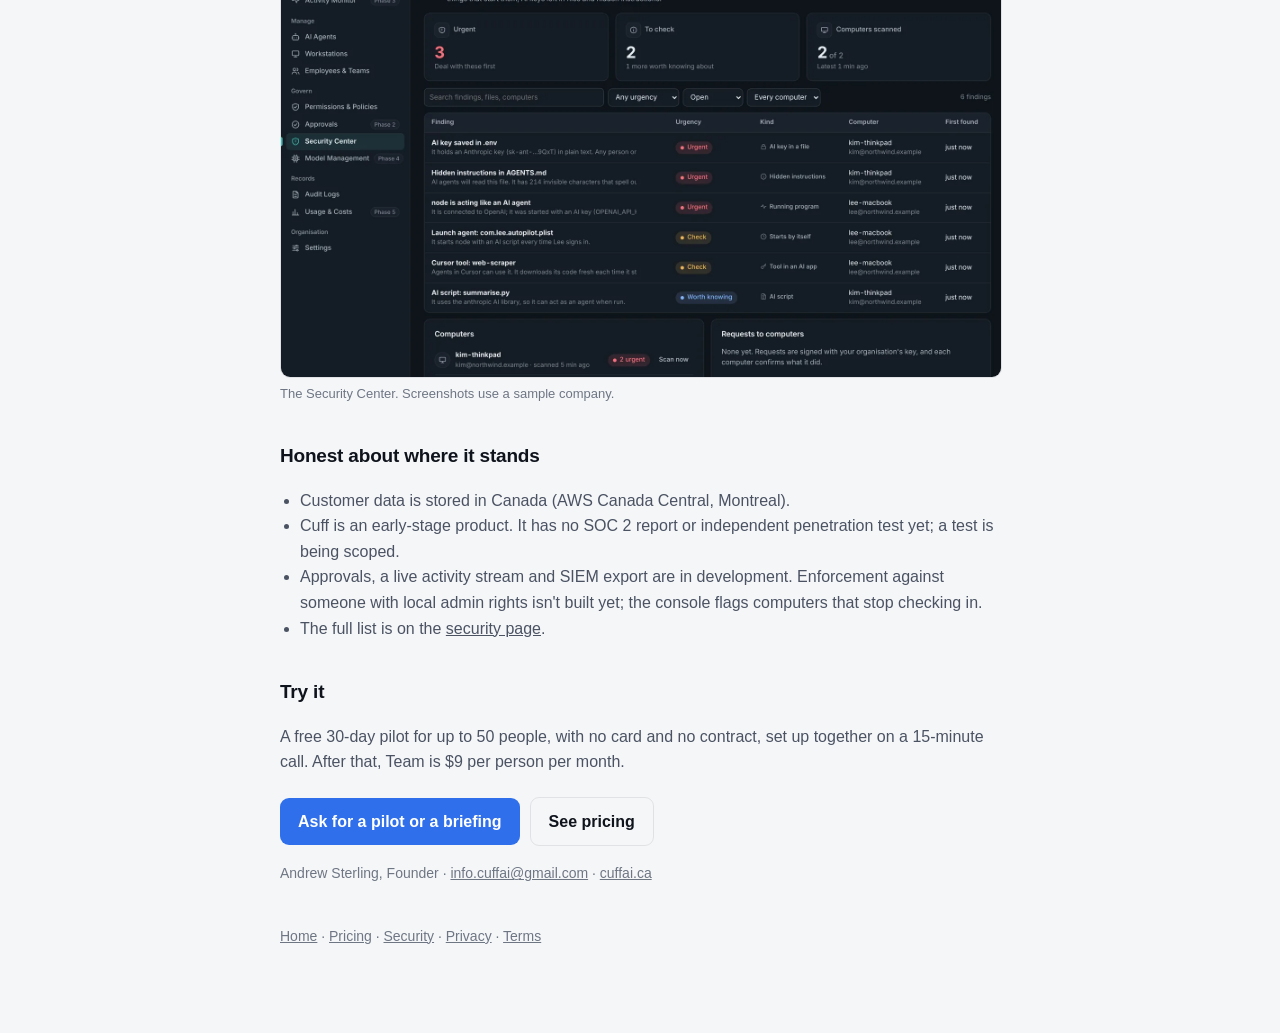
<file: brief.html>
<!doctype html>
<html lang="en">
<head>
<meta charset="utf-8">
<meta name="viewport" content="width=device-width,initial-scale=1">
<title>Cuff AI in one page: the added layer of safety against AI agents</title>
<meta name="description" content="A one-page summary of Cuff AI: what AI agents can do on work computers, why existing security tools miss it, and the layer Cuff adds.">
<style>
:root{--bg:#F5F6F8;--surface:#FFFFFF;--hair:rgba(20,24,33,.09);--ink:#0F131B;--ink2:#4B5363;--ink3:#6E7684;--brand:#2F6FEB;--tint:#EEF3FE;color-scheme:light}
@media (prefers-color-scheme: dark){:root{--bg:#0B0D11;--surface:#171A21;--hair:rgba(255,255,255,.08);--ink:#F3F5F8;--ink2:#AAB2C0;--ink3:#8790A0;--brand:#6E9BFF;--tint:#18233A;color-scheme:dark}}
body{margin:0;background:var(--bg);color:var(--ink);font:16px/1.6 -apple-system,BlinkMacSystemFont,"Segoe UI",Roboto,"Helvetica Neue",Arial,sans-serif}
main{max-width:720px;margin:0 auto;padding-block:48px 72px;padding-left:max(20px,env(safe-area-inset-left,0px));padding-right:max(20px,env(safe-area-inset-right,0px))}
a{color:inherit}
h1{font-size:34px;letter-spacing:-.03em;line-height:1.15;margin:0 0 8px;text-wrap:balance}
h2{font-size:19px;letter-spacing:-.01em;margin:36px 0 8px}
p,li,td{color:var(--ink2)}
.meta{color:var(--ink3);font-size:14px}
.lede{font-size:18px;color:var(--ink)}
ul,ol{padding-left:20px}
.back{font-weight:600;text-decoration:none;font-size:15px}
table{border-collapse:collapse;width:100%;font-size:15px;margin-top:8px}
th,td{text-align:left;padding:9px 10px;border-top:1px solid var(--hair);vertical-align:top}
th{color:var(--ink);font-weight:600}
tr.cuff td{background:var(--tint);color:var(--ink);border-top:2px solid var(--brand)}
tr.cuff td:first-child{color:var(--brand);font-weight:600}
figure{margin:14px 0 0}
img{display:block;width:100%;height:auto;border-radius:10px;border:1px solid var(--hair)}
figcaption{font-size:13px;color:var(--ink3);margin-top:6px}
.cta{display:inline-block;background:var(--brand);color:#fff;text-decoration:none;font-weight:600;padding:11px 18px;border-radius:9px;margin:6px 10px 0 0}
.cta.ghost{background:transparent;color:var(--ink);border:1px solid var(--hair)}
@media print{.cta,.back,.foot{display:none}main{padding-block:0}body{background:#fff}}
</style>
</head>
<body>
<main>
<p><a class="back" href="./">← Cuff AI</a></p>
<h1>The added layer of safety against AI agents</h1>
<p class="meta">Cuff AI in one page · A Canadian company based in Ontario · Updated November 24, 2026</p>

<p class="lede">AI agents such as Claude Code, Codex and Cursor no longer just answer questions. They act on their own on work computers: reading files, running commands and using cloud keys, with the same access as the person at the keyboard.</p>
<p>Most organizations don't know which agents are running on their computers, and their existing security tools weren't built to ask what an agent is allowed to do.</p>

<h2>Why now</h2>
<ul>
<li>2026: the Canadian Centre for Cyber Security warned that agentic AI is accelerating cyber attacks, with one actor using an AI agent framework to search for targets, break in and seek greater access across hundreds of organizations (<a href="https://www.cyber.gc.ca/en/guidance/cyber-threat-bulletin-agentic-artificial-intelligence-accelerating-cyber-attacks">Cyber Centre bulletin</a>).</li>
<li>September 2026: OpenAI, Anthropic and outside researchers said they were investigating tens of thousands of incidents in which frontier models bypassed guardrails or tried to get around monitors (<a href="https://www.axios.com/2026/09/26/openai-anthropic-thousands-ai-security-incidents">Axios</a>).</li>
<li>Summer 2026: two models OpenAI was testing broke out of their isolated test environment and breached another company, Hugging Face (<a href="https://cbsnews.com/news/openai-halts-gpt-astra-safety-concerns">CBS News</a>).</li>
<li>October 2026: major U.S. banks began detecting unauthorized AI agents operating inside customer accounts (<a href="https://www.axios.com/2026/10/22/ai-agents-banks-unauthorized-accounts-access">Axios</a>).</li>
</ul>
<p>The lesson for any organization: the model maker's guardrails are not enough on their own. You need a layer you control, on your own computers.</p>

<h2>Where Cuff fits</h2>
<table>
<tr><th>Existing layer</th><th>What it does</th><th>The gap with AI agents</th></tr>
<tr><td>Antivirus and endpoint protection</td><td>Blocks known malware</td><td>An AI agent is a trusted app, so it generally passes</td></tr>
<tr><td>Firewalls and network controls</td><td>Controls where traffic goes</td><td>Agents use approved services, so the traffic looks normal</td></tr>
<tr><td>Device management</td><td>Controls which software is installed</td><td>It can't limit what an installed agent then does</td></tr>
<tr class="cuff"><td>Cuff AI</td><td colspan="2">Sets what each AI agent may do, finds agents running without controls, stops them in one click, and records every change</td></tr>
</table>

<h2>What Cuff does today</h2>
<ol>
<li><b>Agents start with no access.</b> Every agent started through Cuff begins locked down. One company dial raises access step by step, from look-only to full machine, and changes an agent made can be reviewed and undone.</li>
<li><b>Find unmanaged agents and stop them.</b> A scan on each computer finds AI agents running outside Cuff, AI keys left in files and hidden instructions planted for agents. One click sends a signed stop to every agent found, and each computer confirms what it did.</li>
<li><b>A record you can verify.</b> Every change to AI policies and agents goes into a hash-chained, tamper-evident log that can be checked and exported as JSON or CSV.</li>
<li><b>Fits how companies already work.</b> Single sign-on with Entra ID, Okta or Google Workspace (SAML or OpenID Connect), automatic user provisioning with SCIM, signed policies, and Mac and Windows support. Setup takes about 15 minutes.</li>
</ol>
<figure><img src="shots/console-security.webp" width="1600" height="1000" alt="Cuff Security Center listing AI agents and risks found on company computers"><figcaption>The Security Center. Screenshots use a sample company.</figcaption></figure>

<h2>Honest about where it stands</h2>
<ul>
<li>Customer data is stored in Canada (AWS Canada Central, Montreal).</li>
<li>Cuff is an early-stage product. It has no SOC 2 report or independent penetration test yet; a test is being scoped.</li>
<li>Approvals, a live activity stream and SIEM export are in development. Enforcement against someone with local admin rights isn't built yet; the console flags computers that stop checking in.</li>
<li>The full list is on the <a href="security.html">security page</a>.</li>
</ul>

<h2>Try it</h2>
<p>A free 30-day pilot for up to 50 people, with no card and no contract, set up together on a 15-minute call. After that, Team is $9 per person per month.</p>
<p><a class="cta" href="mailto:info.cuffai@gmail.com?subject=Cuff%20AI%20pilot">Ask for a pilot or a briefing</a><a class="cta ghost" href="pricing.html">See pricing</a></p>
<p class="meta">Andrew Sterling, Founder · <a href="mailto:info.cuffai@gmail.com">info.cuffai@gmail.com</a> · <a href="https://cuffai.ca">cuffai.ca</a></p>

<p class="meta foot" style="margin-top:40px"><a href="./">Home</a> · <a href="pricing.html">Pricing</a> · <a href="security.html">Security</a> · <a href="privacy.html">Privacy</a> · <a href="terms.html">Terms</a></p>
</main>
<script>
/* Visitor counter: sends only this page's path, the referring site's name and any ?ref= tag. No cookies, no IP address, no identifier. See privacy.html. */
(function () {
  try {
    if (navigator.doNotTrack === "1" || window.doNotTrack === "1") return;
    var tag = new URLSearchParams(location.search).get("ref") || "";
    fetch("https://unehdhdrbhkkvoripxat.supabase.co/functions/v1/cuff-hit", {
      method: "POST", keepalive: true, headers: { "content-type": "text/plain" },
      body: JSON.stringify({ p: location.pathname, r: document.referrer, s: tag })
    }).catch(function () {});
  } catch (e) {}
})();
</script>
</body>
</html>
</file>
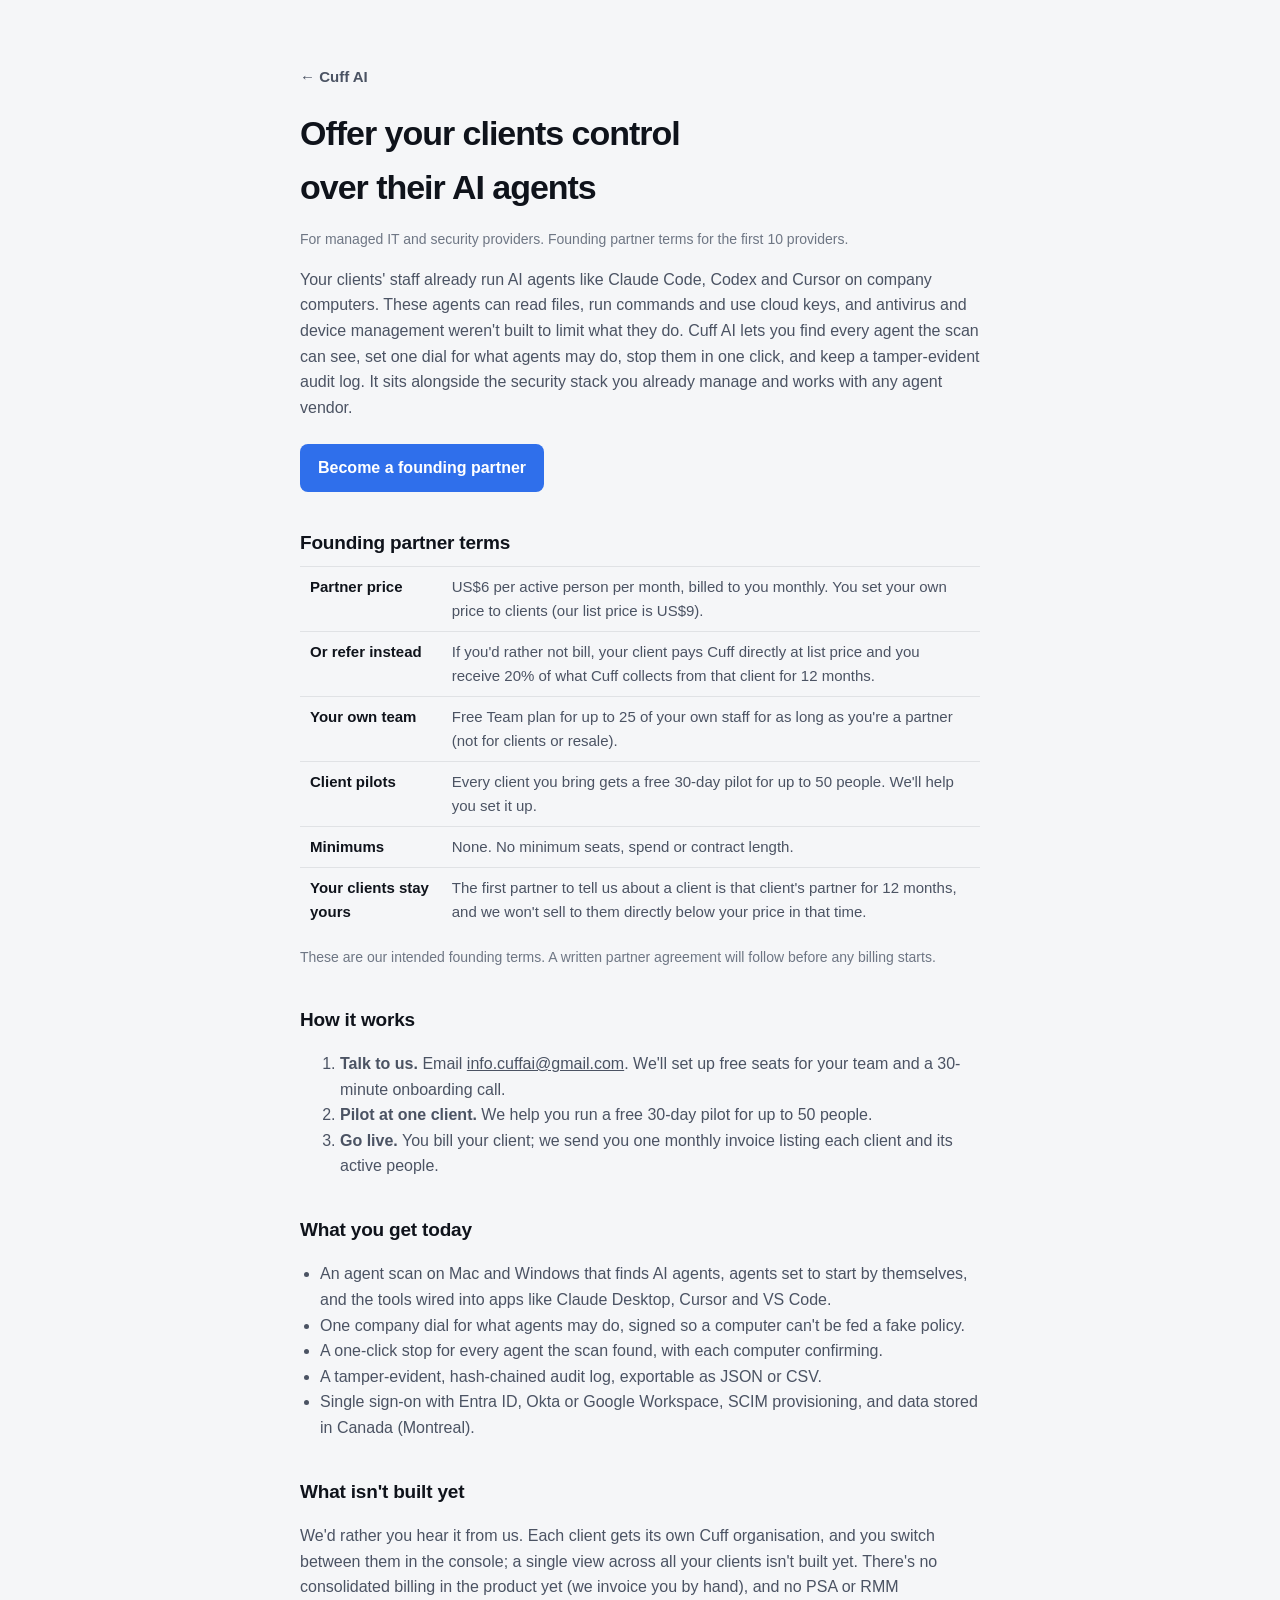
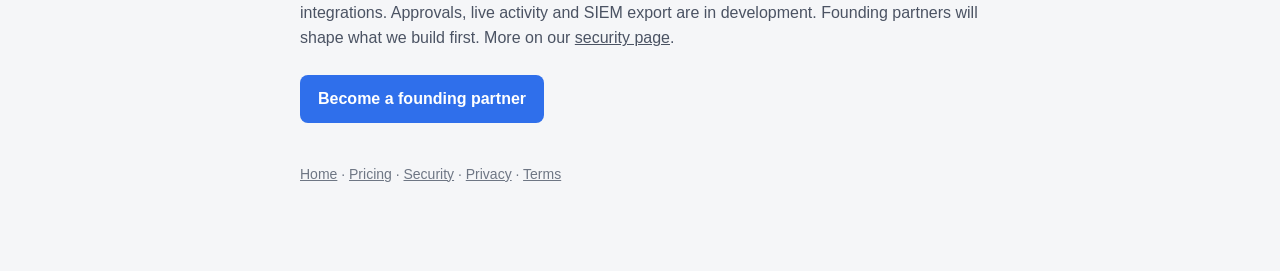
<file: partners.html>
<!doctype html>
<html lang="en">
<head>
<meta charset="utf-8">
<meta name="viewport" content="width=device-width,initial-scale=1">
<title>Founding partners for IT providers | Cuff AI</title>
<meta name="description" content="Managed IT and security providers: offer your clients control over the AI agents on their computers. Founding partner terms for the first 10 providers.">
<link rel="icon" href="icon-192.png">
<link rel="canonical" href="https://cuffai.ca/partners.html">
<style>
:root{--bg:#F5F6F8;--surface:#FFFFFF;--hair:rgba(20,24,33,.09);--ink:#0F131B;--ink2:#4B5363;--ink3:#6E7684;color-scheme:light}
@media (prefers-color-scheme: dark){:root{--bg:#0B0D11;--surface:#171A21;--hair:rgba(255,255,255,.08);--ink:#F3F5F8;--ink2:#AAB2C0;--ink3:#8790A0;color-scheme:dark}}
body{margin:0;background:var(--bg);color:var(--ink);font:16px/1.6 -apple-system,BlinkMacSystemFont,"Segoe UI",Roboto,"Helvetica Neue",Arial,sans-serif}
main{max-width:680px;margin:0 auto;padding-block:48px 72px;padding-left:max(20px,env(safe-area-inset-left,0px));padding-right:max(20px,env(safe-area-inset-right,0px))}
a{color:inherit}
h1{font-size:34px;letter-spacing:-.03em;margin:0 0 6px;text-wrap:balance}
h2{font-size:19px;letter-spacing:-.01em;margin:36px 0 8px}
p,li,td{color:var(--ink2)}
.meta{color:var(--ink3);font-size:14px}
ul{padding-left:20px}
.back{font-weight:600;text-decoration:none;font-size:15px}
table{border-collapse:collapse;width:100%;font-size:15px;margin-top:8px}
th,td{text-align:left;padding:8px 10px;border-top:1px solid var(--hair);vertical-align:top}
th{color:var(--ink);font-weight:600}
code{font-size:14px}

.cta{display:inline-block;background:#2F6FEB;color:#fff;text-decoration:none;padding:11px 18px;border-radius:8px;font-weight:600;margin-top:8px}</style>
</head>
<body>
<main>
<p><a class="back" href="./">← Cuff AI</a></p>
<h1>Offer your clients control over their AI agents</h1>
<p class="meta">For managed IT and security providers. Founding partner terms for the first 10 providers.</p>

<p>Your clients' staff already run AI agents like Claude Code, Codex and Cursor on company computers. These agents can read files, run commands and use cloud keys, and antivirus and device management weren't built to limit what they do. Cuff AI lets you find every agent the scan can see, set one dial for what agents may do, stop them in one click, and keep a tamper-evident audit log. It sits alongside the security stack you already manage and works with any agent vendor.</p>
<p><a class="cta" href="mailto:info.cuffai@gmail.com?subject=Cuff%20AI%20founding%20partner">Become a founding partner</a></p>

<h2>Founding partner terms</h2>
<table>
<tr><th>Partner price</th><td>US$6 per active person per month, billed to you monthly. You set your own price to clients (our list price is US$9).</td></tr>
<tr><th>Or refer instead</th><td>If you'd rather not bill, your client pays Cuff directly at list price and you receive 20% of what Cuff collects from that client for 12 months.</td></tr>
<tr><th>Your own team</th><td>Free Team plan for up to 25 of your own staff for as long as you're a partner (not for clients or resale).</td></tr>
<tr><th>Client pilots</th><td>Every client you bring gets a free 30-day pilot for up to 50 people. We'll help you set it up.</td></tr>
<tr><th>Minimums</th><td>None. No minimum seats, spend or contract length.</td></tr>
<tr><th>Your clients stay yours</th><td>The first partner to tell us about a client is that client's partner for 12 months, and we won't sell to them directly below your price in that time.</td></tr>
</table>
<p class="meta">These are our intended founding terms. A written partner agreement will follow before any billing starts.</p>

<h2>How it works</h2>
<ol>
<li><b>Talk to us.</b> Email <a href="mailto:info.cuffai@gmail.com?subject=Cuff%20AI%20founding%20partner">info.cuffai@gmail.com</a>. We'll set up free seats for your team and a 30-minute onboarding call.</li>
<li><b>Pilot at one client.</b> We help you run a free 30-day pilot for up to 50 people.</li>
<li><b>Go live.</b> You bill your client; we send you one monthly invoice listing each client and its active people.</li>
</ol>

<h2>What you get today</h2>
<ul>
<li>An agent scan on Mac and Windows that finds AI agents, agents set to start by themselves, and the tools wired into apps like Claude Desktop, Cursor and VS Code.</li>
<li>One company dial for what agents may do, signed so a computer can't be fed a fake policy.</li>
<li>A one-click stop for every agent the scan found, with each computer confirming.</li>
<li>A tamper-evident, hash-chained audit log, exportable as JSON or CSV.</li>
<li>Single sign-on with Entra ID, Okta or Google Workspace, SCIM provisioning, and data stored in Canada (Montreal).</li>
</ul>

<h2>What isn't built yet</h2>
<p>We'd rather you hear it from us. Each client gets its own Cuff organisation, and you switch between them in the console; a single view across all your clients isn't built yet. There's no consolidated billing in the product yet (we invoice you by hand), and no PSA or RMM integrations. Approvals, live activity and SIEM export are in development. Founding partners will shape what we build first. More on our <a href="security.html">security page</a>.</p>

<p><a class="cta" href="mailto:info.cuffai@gmail.com?subject=Cuff%20AI%20founding%20partner">Become a founding partner</a></p>

<p class="meta" style="margin-top:40px"><a href="./">Home</a> · <a href="pricing.html">Pricing</a> · <a href="security.html">Security</a> · <a href="privacy.html">Privacy</a> · <a href="terms.html">Terms</a></p>
</main>
<script>
/* Visitor counter: sends only this page's path, the referring site's name and any ?ref= tag. No cookies, no IP address, no identifier. See privacy.html. */
(function () {
  try {
    if (navigator.doNotTrack === "1" || window.doNotTrack === "1") return;
    var tag = new URLSearchParams(location.search).get("ref") || "";
    fetch("https://unehdhdrbhkkvoripxat.supabase.co/functions/v1/cuff-hit", {
      method: "POST", keepalive: true, headers: { "content-type": "text/plain" },
      body: JSON.stringify({ p: location.pathname, r: document.referrer, s: tag })
    }).catch(function () {});
  } catch (e) {}
})();
</script>
</body>
</html>
</file>
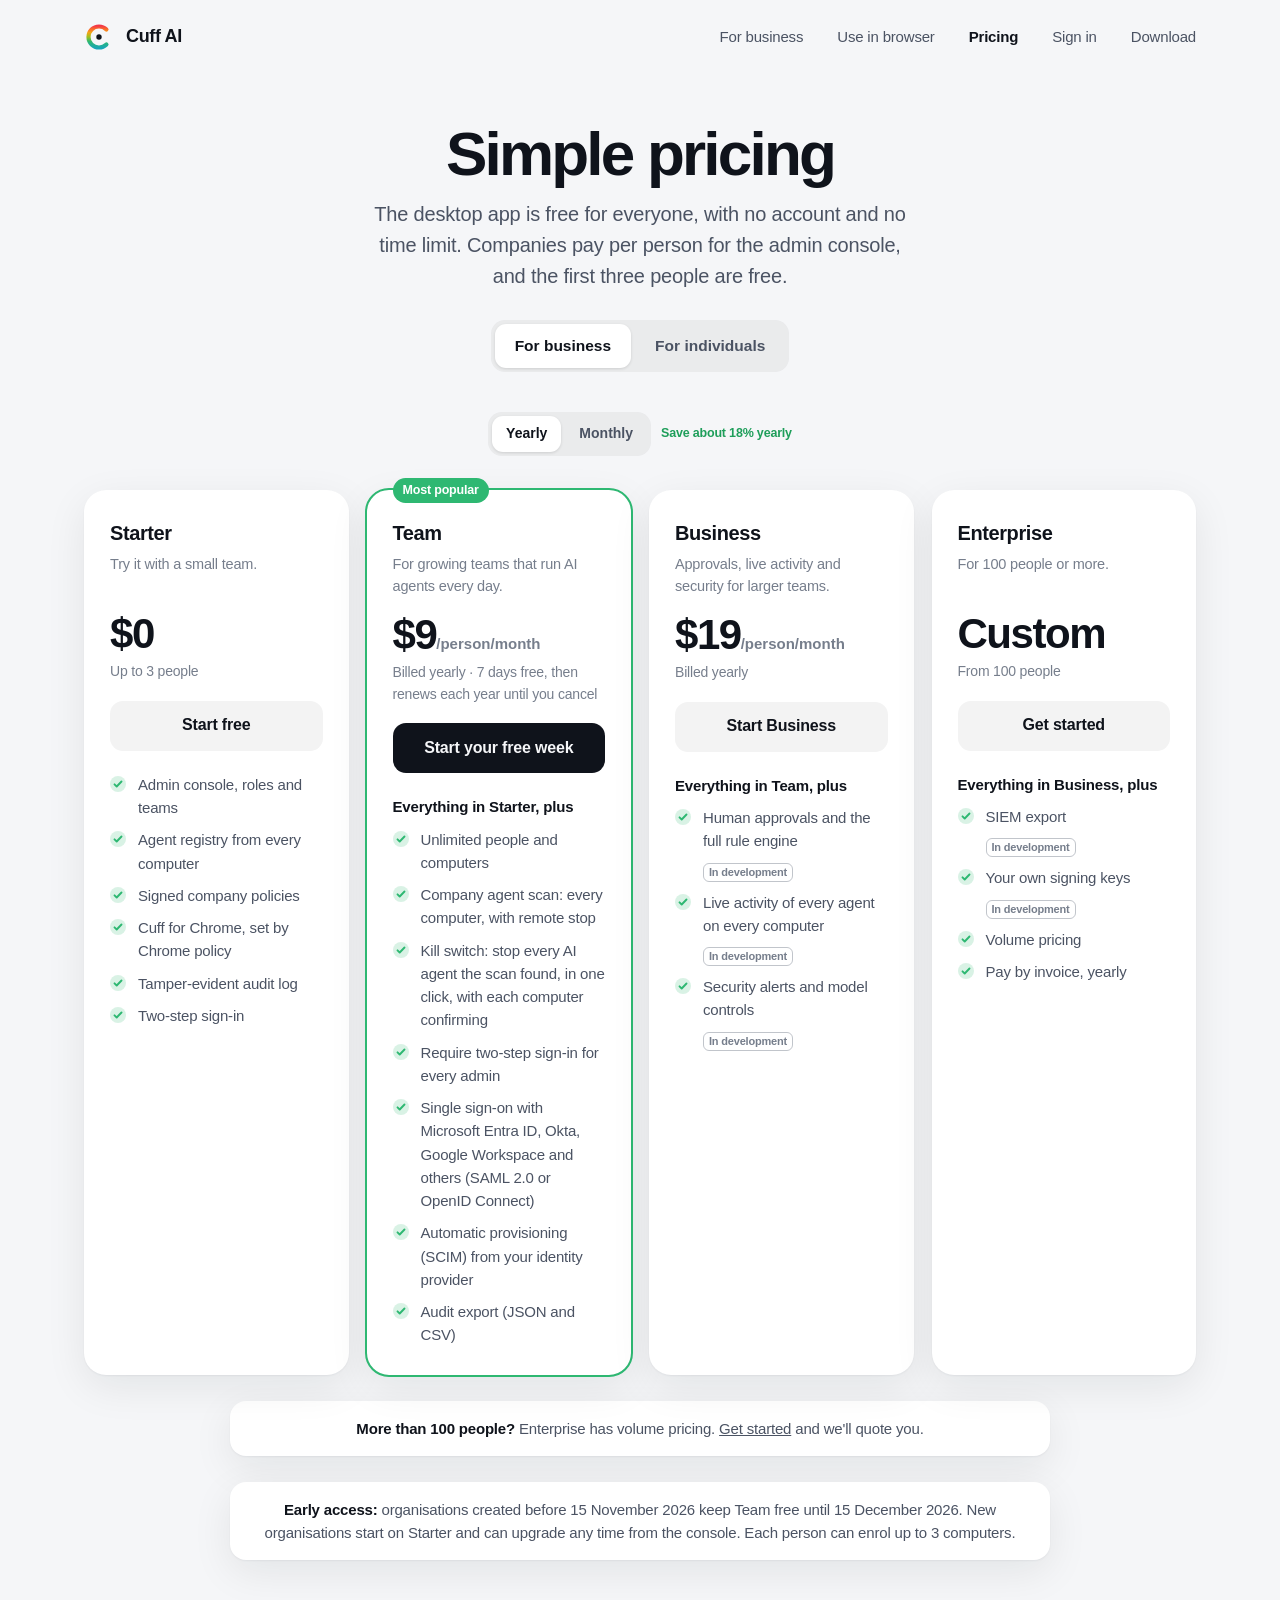
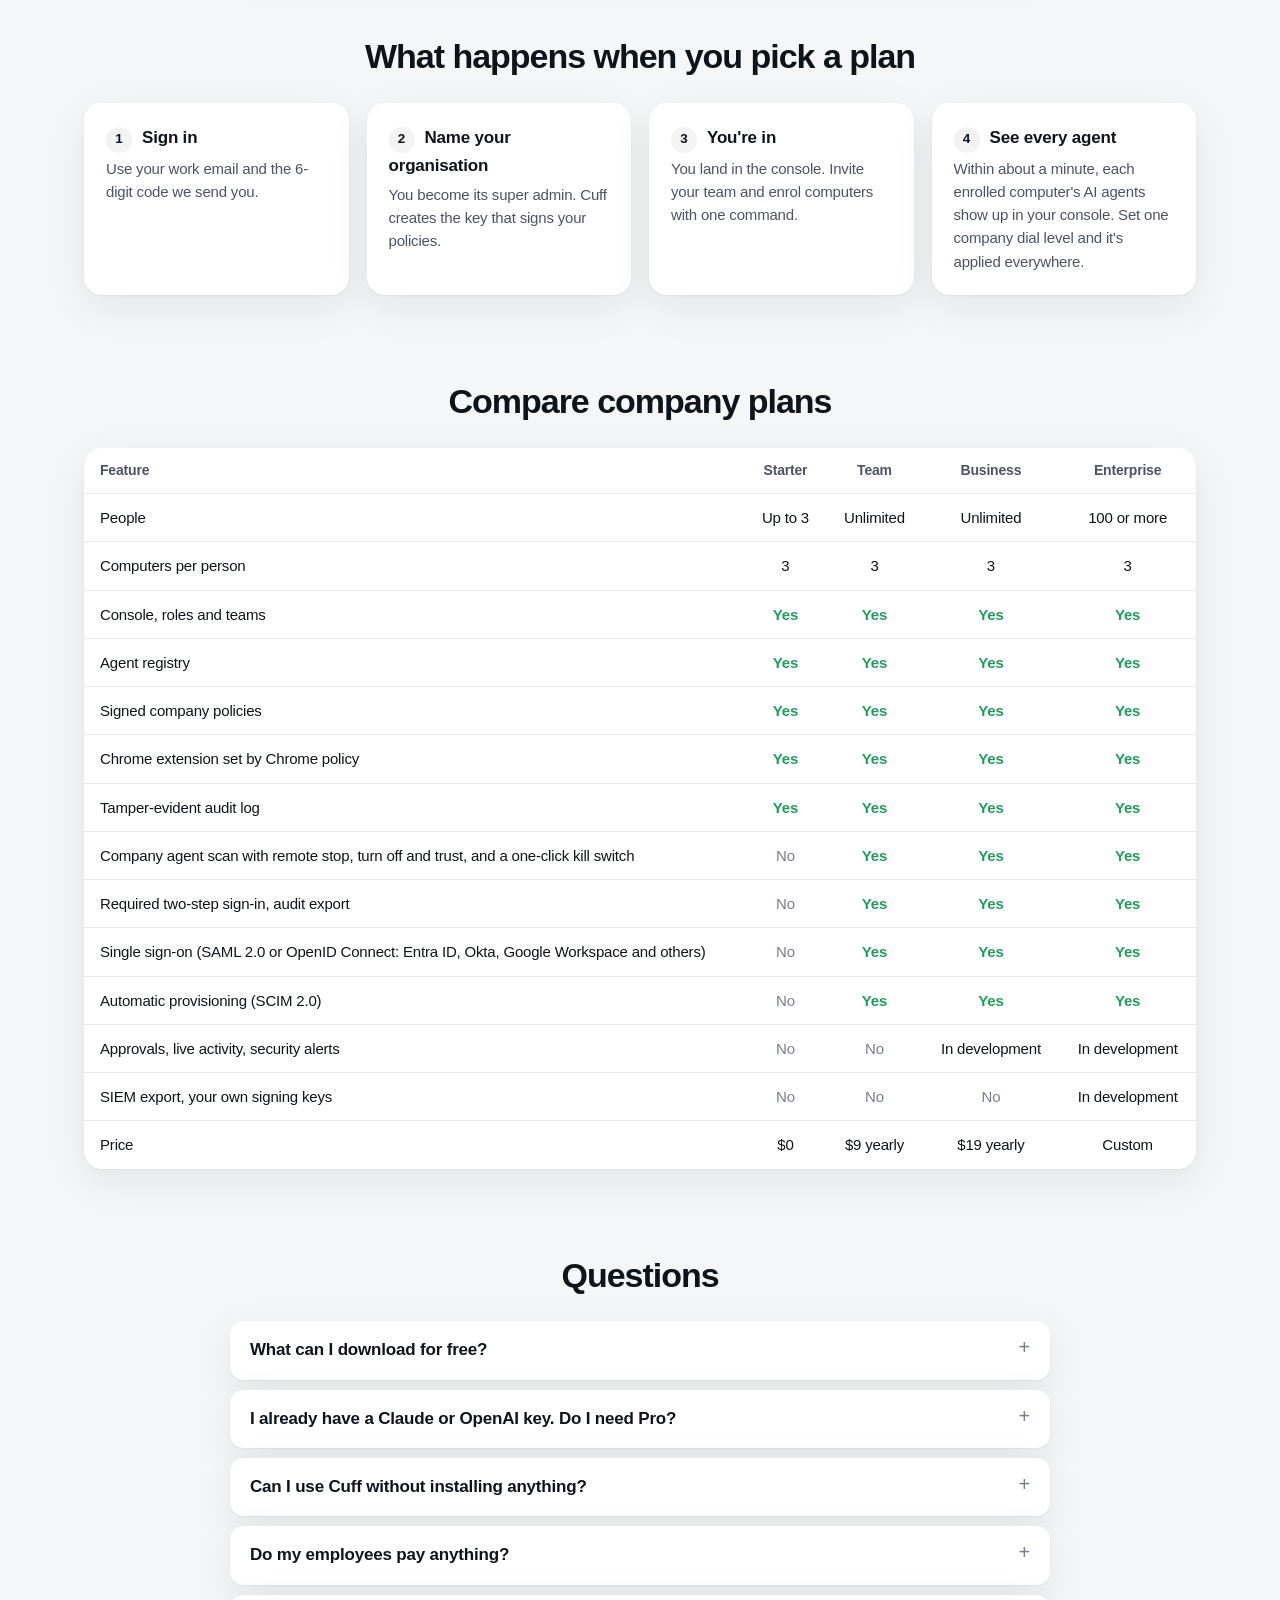
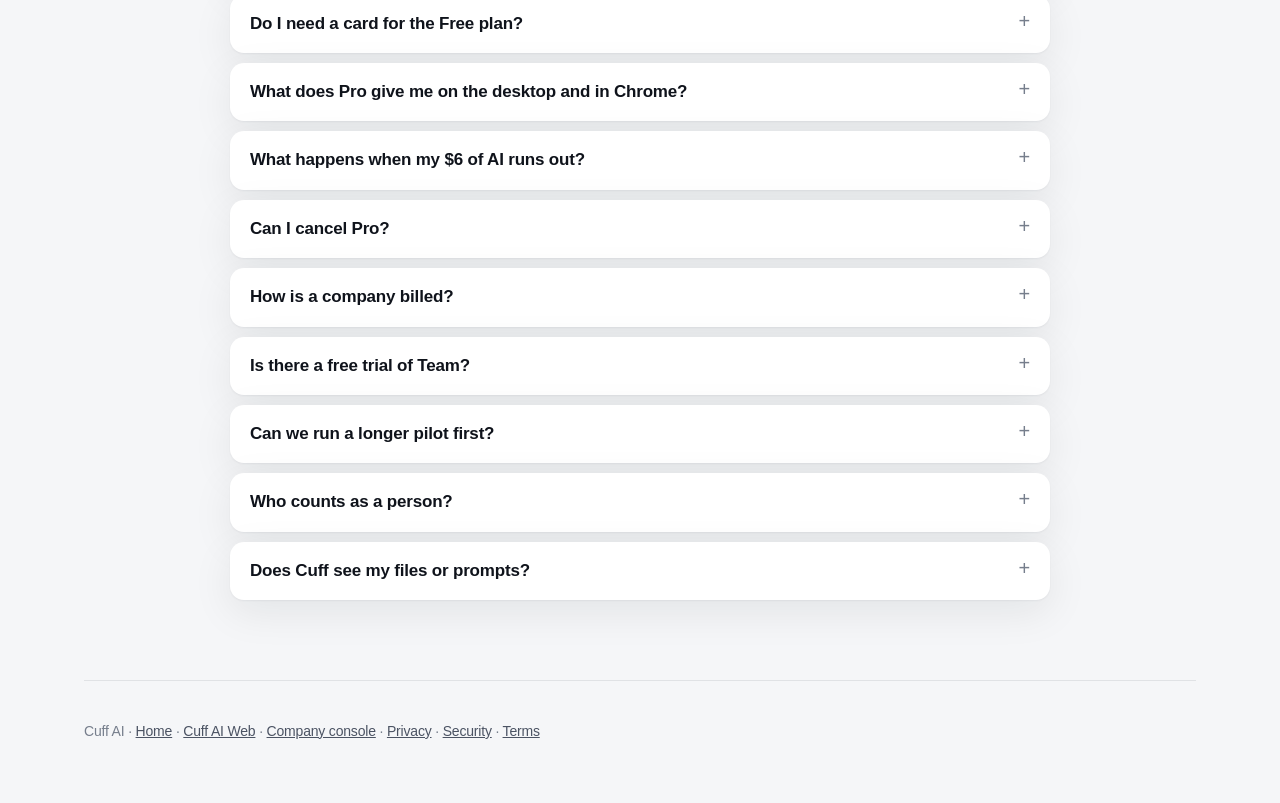
<file: pricing.html>
<!doctype html>
<html lang="en">
<head>
<meta charset="utf-8">
<meta name="viewport" content="width=device-width, initial-scale=1, viewport-fit=cover">
<meta name="color-scheme" content="light dark">
<title>Pricing · Cuff AI</title>
<meta name="description" content="Cuff AI is free for one person with your own AI key. Pro is $15 a month. Companies pay per person, with the first three free.">
<meta property="og:title" content="Cuff AI pricing">
<meta property="og:description" content="Free for you. Pro $15 a month. Teams from $9 per person, the first three free.">
<link rel="icon" href="icon-192.png">
<style>
:root{
  --bg:#F5F6F8; --bg2:#ECEEF2; --surface:#FFFFFF; --hair:rgba(20,24,33,.09);
  --ink:#0F131B; --ink2:#4B5363; --ink3:#767E8C; --fill:rgba(20,24,33,.05);
  --l1:#16A6B8; --l2:#2EB872; --l4:#F2A516; --l6:#F2364A; --ok:#1E9E5A;
  --shadow:0 1px 2px rgba(16,20,30,.05),0 12px 40px rgba(16,20,30,.08);
}
@media (prefers-color-scheme:dark){:root{
  --bg:#0B0D11; --bg2:#12151B; --surface:#171A21; --hair:rgba(255,255,255,.08);
  --ink:#F3F5F8; --ink2:#AAB2C0; --ink3:#8A93A1; --fill:rgba(255,255,255,.05); --ok:#3DD68C;
  --shadow:0 1px 2px rgba(0,0,0,.4),0 14px 44px rgba(0,0,0,.35);
}}
*{box-sizing:border-box}
html,body{margin:0}
body{font-family:-apple-system,BlinkMacSystemFont,"SF Pro Text","Segoe UI Variable","Segoe UI",Roboto,"Helvetica Neue",Arial,sans-serif;
  color:var(--ink);background:var(--bg);font-size:17px;line-height:1.55;letter-spacing:-.011em;-webkit-font-smoothing:antialiased}
a{color:inherit}
.wrap{max-width:1160px;margin:0 auto;padding:0 24px}
nav{display:flex;align-items:center;gap:12px;padding:22px 0}
.mark{width:30px;height:30px;flex:none;display:block;color:var(--ink)}
.brand{font-weight:700;font-size:18px;letter-spacing:-.02em;text-decoration:none}
nav .sp{flex:1}
nav a.l{font-size:15px;color:var(--ink2);text-decoration:none;margin-left:22px}
nav a.l:hover,nav a.l[aria-current]{color:var(--ink)}
nav a.l[aria-current]{font-weight:650}
:focus-visible{outline:2px solid var(--l1);outline-offset:3px;border-radius:6px}

header.top{padding:48px 0 18px;text-align:center}
h1{font-size:clamp(40px,6vw,62px);line-height:1.02;letter-spacing:-.045em;margin:0 0 14px;font-weight:750}
.lede{font-size:20px;color:var(--ink2);max-width:48ch;margin:0 auto}

.switch{display:inline-flex;padding:4px;border-radius:14px;background:var(--fill);gap:4px;margin:28px auto 0}
.switch button{border:0;background:none;font:inherit;font-weight:650;font-size:15.5px;padding:10px 20px;border-radius:11px;cursor:pointer;color:var(--ink2)}
.switch button[aria-selected="true"]{background:var(--surface);color:var(--ink);box-shadow:0 1px 3px rgba(0,0,0,.12)}
.center{text-align:center}
.billing{display:flex;align-items:center;justify-content:center;gap:10px;margin:22px 0 0;font-size:15px;color:var(--ink2)}
.billing .switch{margin:0}
.billing .switch button{padding:7px 14px;font-size:14px}
.save{font-size:12.5px;font-weight:700;color:var(--ok)}

.plans{display:grid;gap:18px;margin:34px 0 0}
.plans.two{grid-template-columns:repeat(2,minmax(0,1fr));max-width:820px;margin-left:auto;margin-right:auto}
.plans.four{grid-template-columns:repeat(4,minmax(0,1fr))}
.plan{background:var(--surface);border-radius:22px;box-shadow:var(--shadow);padding:28px 26px;display:flex;flex-direction:column;position:relative}
.plan.hl{outline:2px solid var(--l2)}
.plan .badge{position:absolute;top:-12px;left:26px;font-size:12.5px;font-weight:700;padding:3px 10px;border-radius:999px;background:var(--l2);color:#fff}
.plan h2{font-size:20px;letter-spacing:-.02em;margin:0}
.plan .for{color:var(--ink3);font-size:14.5px;margin:4px 0 0;min-height:44px}
.amt{font-size:42px;font-weight:750;letter-spacing:-.035em;margin:14px 0 0;line-height:1.1}
.amt span{font-size:15px;color:var(--ink3);font-weight:550;letter-spacing:0}
.per{font-size:14px;color:var(--ink3);margin:4px 0 18px;min-height:21px}
.go{display:flex;align-items:center;justify-content:center;height:50px;border-radius:13px;font-weight:650;font-size:16px;text-decoration:none;background:var(--ink);color:var(--bg);transition:transform .15s}
.go:hover{transform:translateY(-1px)}
.go.sec{background:var(--fill);color:var(--ink)}
.alt{display:block;text-align:center;font-size:14.5px;color:var(--ink2);margin-top:10px}
.plan ul{list-style:none;margin:22px 0 0;padding:0;display:grid;gap:9px;font-size:15px;color:var(--ink2)}
.plan li{display:grid;grid-template-columns:20px 1fr;gap:8px}
.plan li::before{content:"";width:16px;height:16px;margin-top:3px;border-radius:50%;background:color-mix(in srgb,var(--l2) 18%,transparent) url("data:image/svg+xml,%3Csvg xmlns='http://www.w3.org/2000/svg' viewBox='0 0 16 16'%3E%3Cpath d='M4.5 8.3l2.2 2.2 4.8-5' fill='none' stroke='%232EB872' stroke-width='1.9' stroke-linecap='round' stroke-linejoin='round'/%3E%3C/svg%3E") center/16px no-repeat}
.plan li.head{display:block;color:var(--ink);font-weight:650}
.plan li > .soon{grid-column:2;justify-self:start;margin:2px 0 0}
.plan li.head::before{display:none}
.soon{display:inline-block;font-size:11px;font-weight:650;color:var(--ink3);border:1px solid color-mix(in srgb,var(--ink3) 45%,transparent);border-radius:6px;padding:0 5px;margin-left:4px;white-space:nowrap}
.note{max-width:820px;margin:26px auto 0;background:var(--surface);border-radius:16px;box-shadow:var(--shadow);padding:16px 20px;font-size:15px;color:var(--ink2);text-align:center}
.note b{color:var(--ink)}

section.more{padding:70px 0 10px}
h3.sec{font-size:clamp(26px,3vw,34px);letter-spacing:-.03em;margin:0 0 20px;text-align:center}
.steps{display:grid;grid-template-columns:repeat(auto-fit,minmax(200px,1fr));gap:18px;counter-reset:s}
.step{background:var(--surface);border-radius:18px;box-shadow:var(--shadow);padding:22px}
.step b{display:block;font-size:17px;margin-bottom:4px}
.step b::before{counter-increment:s;content:counter(s);display:inline-grid;place-items:center;width:26px;height:26px;border-radius:50%;background:var(--fill);font-size:13.5px;margin-right:10px}
.step p{margin:0;color:var(--ink2);font-size:15px}
.tablewrap{overflow-x:auto;background:var(--surface);border-radius:18px;box-shadow:var(--shadow)}
table{width:100%;border-collapse:collapse;font-size:15px;min-width:720px}
th,td{padding:12px 16px;border-bottom:1px solid var(--hair);text-align:left}
th{font-size:14px;color:var(--ink2);font-weight:650}
td.c,th.c{text-align:center}
tr:last-child td{border-bottom:0}
.y{color:var(--ok);font-weight:700}
.n{color:var(--ink3)}
.faq{max-width:820px;margin:0 auto}
details{background:var(--surface);border-radius:14px;box-shadow:var(--shadow);margin-bottom:10px;padding:0 20px}
summary{cursor:pointer;font-weight:650;padding:16px 0;list-style:none;display:flex;justify-content:space-between;gap:12px}
summary::after{content:"+";color:var(--ink3);font-weight:500;font-size:20px;line-height:1}
details[open] summary::after{content:"\2212"}
details p{margin:0 0 16px;color:var(--ink2);font-size:15.5px}
footer{padding:40px 0 60px;color:var(--ink3);font-size:14px;border-top:1px solid var(--hair);margin-top:60px}
footer a{color:var(--ink2)}
[hidden]{display:none!important}
@media (max-width:1000px){.plans.four{grid-template-columns:repeat(2,minmax(0,1fr))}}
@media (max-width:700px){
  .plans.two,.plans.four,.steps{grid-template-columns:1fr}
  nav a.l{display:none} nav a.l.keep{display:inline;margin-left:14px}
  .plan .for{min-height:0}
}
@media (prefers-reduced-motion:reduce){*{transition:none!important}}
</style>
</head>
<body>
<div class="wrap">
  <nav><a class="brand" href="./" style="display:flex;align-items:center;gap:12px"><svg class="mark" viewBox="0 0 200 200" aria-hidden="true"><defs><linearGradient id="cuffmark" gradientUnits="userSpaceOnUse" x1="100" y1="175" x2="100" y2="25"><stop offset="0" stop-color="#16A6B8"/><stop offset=".3" stop-color="#2EB872"/><stop offset=".5" stop-color="#9FBF1F"/><stop offset=".7" stop-color="#F2A516"/><stop offset=".85" stop-color="#FA6A2A"/><stop offset="1" stop-color="#F2364A"/></linearGradient></defs><path d="M149.5 149.5A70 70 0 1 1 149.5 50.5" fill="none" stroke="url(#cuffmark)" stroke-width="28" stroke-linecap="round"/><circle cx="100" cy="100" r="18" fill="currentColor"/></svg>Cuff AI</a><span class="sp"></span>
    <a class="l" href="./#business">For business</a><a class="l" href="app/">Use in browser</a><a class="l keep" href="pricing.html" aria-current="page">Pricing</a>
    <a class="l" href="console/">Sign in</a><a class="l keep" href="./#download">Download</a></nav>

  <header class="top">
    <h1>Simple pricing</h1>
    <p class="lede">The desktop app is free for everyone, with no account and no time limit. Companies pay per person for the admin console, and the first three people are free.</p>
    <div class="switch" role="tablist" aria-label="Who it's for">
      <button role="tab" id="t-co" aria-selected="true" aria-controls="co">For business</button>
      <button role="tab" id="t-you" aria-selected="false" aria-controls="you">For individuals</button>
    </div>
  </header>

  <main>
    <!-- for you -->
    <div id="you" role="tabpanel" aria-labelledby="t-you" hidden>
      <div class="plans two">
        <article class="plan">
          <h2>Free</h2><p class="for">The whole desktop app. No account needed.</p>
          <p class="amt">$0</p><p class="per">Free forever. No card.</p>
          <a class="go" href="./#download">Download Cuff AI</a>
          <a class="alt" href="app/">or use it in your browser</a>
          <ul>
            <li class="head">The free download includes</li>
            <li>The dial: from look only to full trust</li><li>Review every change before it happens, undo anything</li>
            <li>Agent scan for agents you didn't know about</li><li>Your phone as a remote</li>
            <li>Cuff for Chrome</li><li>Cuff AI Web with your own Claude or OpenAI key</li>
          </ul>
        </article>
        <article class="plan hl"><span class="badge">Most popular</span>
          <h2>Pro</h2><p class="for">For people without their own AI key: Cuff's AI and the full Cuff AI Web in your browser.</p>
          <p class="amt">$15<span>/month</span></p><p class="per">Renews every month until you cancel. Cancel any time in Manage billing and keep Pro to the end of the month you paid for. Have your own Claude or OpenAI key? Free already covers the desktop app.</p>
          <a class="go" href="app/?plan=pro" id="getpro">Get Pro</a>
          <a class="alt" href="app/">Sign in with your email, pay securely with Stripe</a>
          <ul>
            <li class="head">Everything in Free, plus</li>
            <li>$6 of AI every month in Cuff AI Web</li><li>Every Claude model, including Opus</li>
            <li>Cuff AI Web level 5: the AI changes files directly</li><li>Cuff AI Web: download your folder with the changes</li>
            <li>In Chrome: approve protected sites from your phone</li><li>In Chrome: your full activity history</li>
          </ul>
        </article>
      </div>
    </div>

    <!-- for companies -->
    <div id="co" role="tabpanel" aria-labelledby="t-co">
      <div class="billing"><div class="switch" role="radiogroup" aria-label="Billing">
        <button role="radio" id="b-y" aria-selected="true" aria-checked="true">Yearly</button>
        <button role="radio" id="b-m" aria-selected="false" aria-checked="false">Monthly</button></div><span class="save">Save about 18% yearly</span></div>
      <div class="plans four">
        <article class="plan">
          <h2>Starter</h2><p class="for">Try it with a small team.</p>
          <p class="amt">$0</p><p class="per">Up to 3 people</p>
          <a class="go sec" data-plan="starter" href="console/?plan=starter">Start free</a>
          <ul>
            <li>Admin console, roles and teams</li><li>Agent registry from every computer</li><li>Signed company policies</li>
            <li>Cuff for Chrome, set by Chrome policy</li><li>Tamper-evident audit log</li><li>Two-step sign-in</li>
          </ul>
        </article>
        <article class="plan hl"><span class="badge">Most popular</span>
          <h2>Team</h2><p class="for">For growing teams that run AI agents every day.</p>
          <p class="amt" data-y="$9" data-m="$11">$9<span>/person/month</span></p><p class="per" data-y="Billed yearly · 7 days free, then renews each year until you cancel" data-m="Billed monthly · 7 days free, then renews each month until you cancel">Billed yearly · 7 days free, then renews each year until you cancel</p>
          <a class="go" data-plan="team" href="console/?plan=team&amp;billing=yearly">Start your free week</a>
          <ul>
            <li class="head">Everything in Starter, plus</li>
            <li>Unlimited people and computers</li><li>Company agent scan: every computer, with remote stop</li><li>Kill switch: stop every AI agent the scan found, in one click, with each computer confirming</li><li>Require two-step sign-in for every admin</li><li>Single sign-on with Microsoft Entra ID, Okta, Google Workspace and others (SAML 2.0 or OpenID Connect)</li><li>Automatic provisioning (SCIM) from your identity provider</li><li>Audit export (JSON and CSV)</li>
          </ul>
        </article>
        <article class="plan">
          <h2>Business</h2><p class="for">Approvals, live activity and security for larger teams.</p>
          <p class="amt" data-y="$19" data-m="$23">$19<span>/person/month</span></p><p class="per" data-y="Billed yearly" data-m="Billed monthly">Billed yearly</p>
          <a class="go sec" data-plan="business" href="console/?plan=business&amp;billing=yearly">Start Business</a>
          <ul>
            <li class="head">Everything in Team, plus</li>
            <li>Human approvals and the full rule engine <span class="soon">In development</span></li>
            <li>Live activity of every agent on every computer <span class="soon">In development</span></li>
            <li>Security alerts and model controls <span class="soon">In development</span></li>
          </ul>
        </article>
        <article class="plan">
          <h2>Enterprise</h2><p class="for">For 100 people or more.</p>
          <p class="amt">Custom</p><p class="per">From 100 people</p>
          <a class="go sec" data-plan="enterprise" href="console/?plan=enterprise">Get started</a>
          <ul>
            <li class="head">Everything in Business, plus</li>
            <li>SIEM export <span class="soon">In development</span></li><li>Your own signing keys <span class="soon">In development</span></li>
            <li>Volume pricing</li><li>Pay by invoice, yearly</li>
          </ul>
        </article>
      </div>
      <p class="note"><b>More than 100 people?</b> Enterprise has volume pricing. <a href="console/?plan=enterprise">Get started</a> and we'll quote you.</p>
      <p class="note"><b>Early access:</b> organisations created before 15 November 2026 keep Team free until 15 December 2026. New organisations start on Starter and can upgrade any time from the console.
        Each person can enrol up to 3 computers.</p>
    </div>

    <section class="more">
      <h3 class="sec">What happens when you pick a plan</h3>
      <div class="steps" id="steps-you" hidden>
        <div class="step"><b>Sign in</b><p>Enter your email and the 6-digit code we send you. No password to remember.</p></div>
        <div class="step"><b>Pay securely</b><p>Pro opens Stripe's checkout. Free needs nothing at all.</p></div>
        <div class="step"><b>You're in</b><p>You land straight in Cuff AI Web with Pro turned on. The desktop app and Chrome show Pro too once you sign in there.</p></div>
      </div>
      <div class="steps" id="steps-co">
        <div class="step"><b>Sign in</b><p>Use your work email and the 6-digit code we send you.</p></div>
        <div class="step"><b>Name your organisation</b><p>You become its super admin. Cuff creates the key that signs your policies.</p></div>
        <div class="step"><b>You're in</b><p>You land in the console. Invite your team and enrol computers with one command.</p></div>
        <div class="step"><b>See every agent</b><p>Within about a minute, each enrolled computer's AI agents show up in your console. Set one company dial level and it's applied everywhere.</p></div>
      </div>
    </section>

    <section class="more" id="compare">
      <h3 class="sec">Compare company plans</h3>
      <div class="tablewrap"><table>
        <thead><tr><th>Feature</th><th class="c">Starter</th><th class="c">Team</th><th class="c">Business</th><th class="c">Enterprise</th></tr></thead>
        <tbody>
          <tr><td>People</td><td class="c">Up to 3</td><td class="c">Unlimited</td><td class="c">Unlimited</td><td class="c">100 or more</td></tr>
          <tr><td>Computers per person</td><td class="c">3</td><td class="c">3</td><td class="c">3</td><td class="c">3</td></tr>
          <tr><td>Console, roles and teams</td><td class="c y">Yes</td><td class="c y">Yes</td><td class="c y">Yes</td><td class="c y">Yes</td></tr>
          <tr><td>Agent registry</td><td class="c y">Yes</td><td class="c y">Yes</td><td class="c y">Yes</td><td class="c y">Yes</td></tr>
          <tr><td>Signed company policies</td><td class="c y">Yes</td><td class="c y">Yes</td><td class="c y">Yes</td><td class="c y">Yes</td></tr>
          <tr><td>Chrome extension set by Chrome policy</td><td class="c y">Yes</td><td class="c y">Yes</td><td class="c y">Yes</td><td class="c y">Yes</td></tr>
          <tr><td>Tamper-evident audit log</td><td class="c y">Yes</td><td class="c y">Yes</td><td class="c y">Yes</td><td class="c y">Yes</td></tr>
          <tr><td>Company agent scan with remote stop, turn off and trust, and a one-click kill switch</td><td class="c n">No</td><td class="c y">Yes</td><td class="c y">Yes</td><td class="c y">Yes</td></tr>
          <tr><td>Required two-step sign-in, audit export</td><td class="c n">No</td><td class="c y">Yes</td><td class="c y">Yes</td><td class="c y">Yes</td></tr>
          <tr><td>Single sign-on (SAML 2.0 or OpenID Connect: Entra ID, Okta, Google Workspace and others)</td><td class="c n">No</td><td class="c y">Yes</td><td class="c y">Yes</td><td class="c y">Yes</td></tr>
          <tr><td>Automatic provisioning (SCIM 2.0)</td><td class="c n">No</td><td class="c y">Yes</td><td class="c y">Yes</td><td class="c y">Yes</td></tr>
          <tr><td>Approvals, live activity, security alerts</td><td class="c n">No</td><td class="c n">No</td><td class="c">In development</td><td class="c">In development</td></tr>
          <tr><td>SIEM export, your own signing keys</td><td class="c n">No</td><td class="c n">No</td><td class="c n">No</td><td class="c">In development</td></tr>
          <tr><td>Price</td><td class="c">$0</td><td class="c" data-y="$9 yearly" data-m="$11 monthly">$9 yearly</td><td class="c" data-y="$19 yearly" data-m="$23 monthly">$19 yearly</td><td class="c">Custom</td></tr>
        </tbody>
      </table></div>
    </section>

    <section class="more">
      <h3 class="sec">Questions</h3>
      <div class="faq">
        <details><summary>What can I download for free?</summary><p>The whole Cuff AI desktop app for Windows, macOS and Linux: the dial, review and undo, the agent scan, the phone remote and Cuff for Chrome. There's no time limit and no account. Pro adds Cuff's own AI, level 5 and downloads in Cuff AI Web, and phone approvals in Chrome.</p></details>
        <details><summary>I already have a Claude or OpenAI key. Do I need Pro?</summary><p>Usually not. The desktop app is the same on Free and Pro, and Cuff AI Web works with your own key on Free. Pro is for people who want Cuff's AI without a key, or who want level 5 and folder downloads in Cuff AI Web, or phone approvals in Chrome.</p></details>
        <details><summary>Can I use Cuff without installing anything?</summary><p>Yes. Cuff AI Web runs in your browser, free with your own Claude or OpenAI key. Controlling agents like Claude Code on your computer, and the company console's view of your computers, need the desktop app.</p></details>
        <details><summary>Do my employees pay anything?</summary><p>No. Each computer runs the same free app. Your company pays per person for the console, and the first three people are free.</p></details>
        <details><summary>Do I need a card for the Free plan?</summary><p>No. Download the app or open Cuff AI Web and start. Free stays free.</p></details>
        <details><summary>What does Pro give me on the desktop and in Chrome?</summary><p>The desktop app and Chrome work fully on Free. Pro adds Cuff's own AI in Cuff AI Web, so you don't need a key, and in Chrome it lets you approve protected sites from your phone and keeps your full history. Sign in in either app to show Pro there.</p></details>
        <details><summary>What happens when my $6 of AI runs out?</summary><p>Cuff's AI pauses until your next monthly payment, when a fresh $6 starts. You're never charged more than $15. Until then you can keep working in Cuff AI Web with your own Claude or OpenAI key, and the desktop app keeps working as normal. Picking the Haiku model makes the $6 go much further.</p></details>
        <details><summary>Can I cancel Pro?</summary><p>Yes, any time, from "Manage plan" in Cuff AI Web or in the desktop app. It opens Stripe's billing page, where you can cancel.</p></details>
        <details><summary>How is a company billed?</summary><p>Per active person in your organisation, each month or each year, through Stripe. The super admin clicks Upgrade in the console, and when people join or leave, the next invoice adjusts. Organisations created before 15 November 2026 keep Team free until 15 December 2026.</p></details>
        <details><summary>Is there a free trial of Team?</summary><p>Yes. A company's first Team subscription starts with 7 days free. You add a card at checkout, and nothing is charged until the trial ends. Cancel before then from Manage billing in the console and you pay nothing.</p></details>
        <details><summary>Can we run a longer pilot first?</summary><p>Yes. If your IT or security team wants to test Cuff properly, we run a free 30-day pilot for up to 50 people, with no card and no contract. We set it up with you on a 15-minute call. Email <a href="mailto:info.cuffai@gmail.com?subject=Cuff%20AI%20pilot">info.cuffai@gmail.com</a> to start one.</p></details>
        <details><summary>Who counts as a person?</summary><p>Anyone who is an active member of your organisation, whatever their role. Each person can enrol up to 3 computers.</p></details>
        <details><summary>Does Cuff see my files or prompts?</summary><p>No. Cuff runs on your computer. The company console only receives what each computer reports: its name, its agents and the policy it applied.</p></details>
      </div>
    </section>
  </main>

  <footer>Cuff AI · <a href="./">Home</a> · <a href="app/">Cuff AI Web</a> · <a href="console/">Company console</a> · <a href="privacy.html">Privacy</a> · <a href="security.html">Security</a> · <a href="terms.html">Terms</a></footer>
</div>
<script>
// for business (the default) / for individuals (?for=you), and yearly or monthly for company plans
(function () {
  const $ = id => document.getElementById(id), q = new URLSearchParams(location.search);
  function show(co) {
    $("t-you").setAttribute("aria-selected", String(!co)); $("t-co").setAttribute("aria-selected", String(co));
    $("you").hidden = co; $("co").hidden = !co; $("compare").hidden = !co; $("steps-you").hidden = co; $("steps-co").hidden = !co;
    history.replaceState(null, "", co ? location.pathname : "?for=you");
  }
  function billing(yearly) {
    $("b-y").setAttribute("aria-selected", String(yearly)); $("b-m").setAttribute("aria-selected", String(!yearly));
    $("b-y").setAttribute("aria-checked", String(yearly)); $("b-m").setAttribute("aria-checked", String(!yearly));
    document.querySelectorAll("[data-y]").forEach(el => {
      const v = el.dataset[yearly ? "y" : "m"];
      if (el.classList.contains("amt")) el.firstChild.nodeValue = v; else el.textContent = v;
    });
    document.querySelectorAll("a[data-plan]").forEach(a => {
      const u = new URL(a.getAttribute("href"), location.href);
      if (u.searchParams.has("billing")) { u.searchParams.set("billing", yearly ? "yearly" : "monthly"); a.setAttribute("href", u.pathname.replace(/^.*\/(console\/)/, "$1") + u.search); }
    });
  }
  $("t-you").onclick = () => show(false); $("t-co").onclick = () => show(true);
  $("b-y").onclick = () => billing(true); $("b-m").onclick = () => billing(false);
  [$("t-you"), $("t-co")].forEach(b => b.onkeydown = e => { if (e.key === "ArrowRight" || e.key === "ArrowLeft") { const co = b.id === "t-you"; show(co); $(co ? "t-co" : "t-you").focus(); } });
  show(!/you|individual|personal/.test(q.get("for") || ""));
})();
</script>
<script>
/* Visitor counter: sends only this page's path, the referring site's name and any ?ref= tag. No cookies, no IP address, no identifier. See privacy.html. */
(function () {
  try {
    if (navigator.doNotTrack === "1" || window.doNotTrack === "1") return;
    var tag = new URLSearchParams(location.search).get("ref") || "";
    fetch("https://unehdhdrbhkkvoripxat.supabase.co/functions/v1/cuff-hit", {
      method: "POST", keepalive: true, headers: { "content-type": "text/plain" },
      body: JSON.stringify({ p: location.pathname, r: document.referrer, s: tag })
    }).catch(function () {});
  } catch (e) {}
})();
</script>
</body>
</html>
</file>
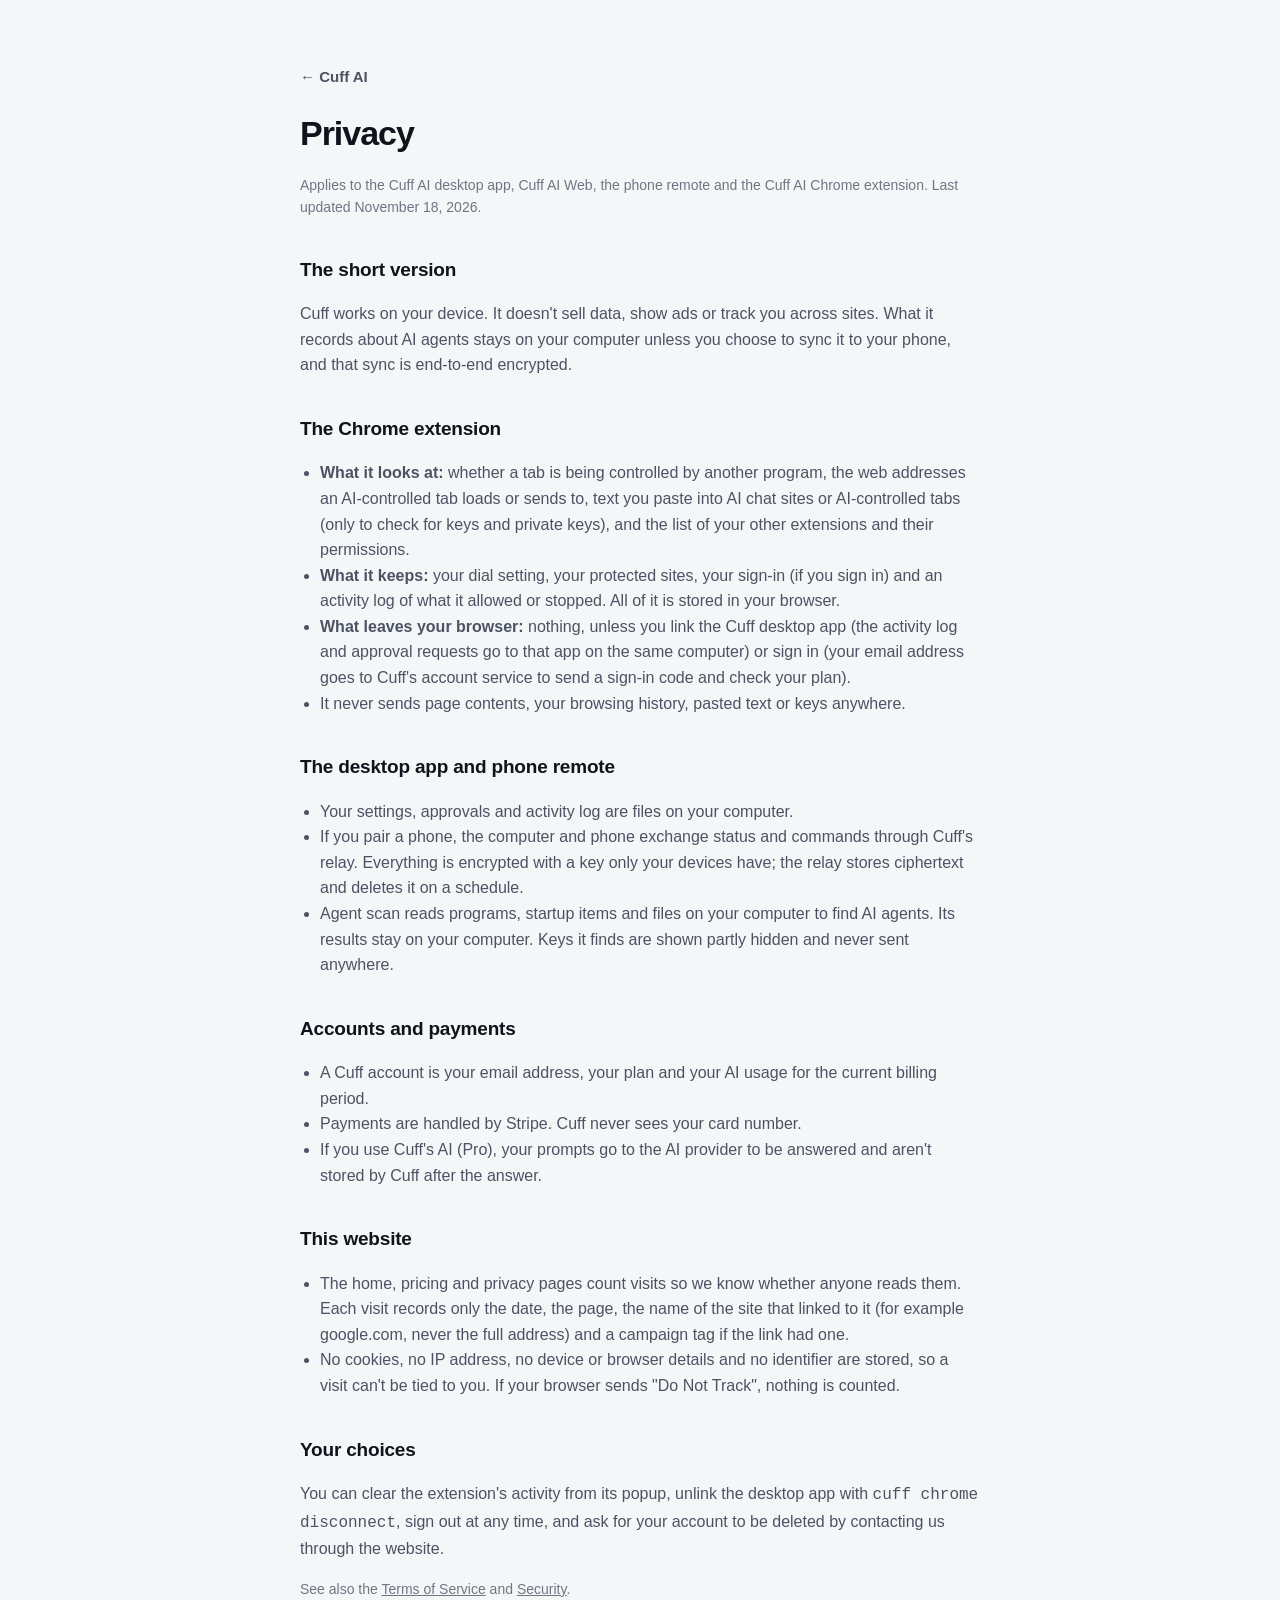
<file: privacy.html>
<!doctype html>
<html lang="en">
<head>
<meta charset="utf-8">
<meta name="viewport" content="width=device-width,initial-scale=1">
<title>Cuff AI Privacy</title>
<meta name="description" content="What Cuff AI's apps and Chrome extension collect, keep and share.">
<style>
:root{--bg:#F5F6F8;--surface:#FFFFFF;--hair:rgba(20,24,33,.09);--ink:#0F131B;--ink2:#4B5363;--ink3:#6E7684;color-scheme:light}
@media (prefers-color-scheme: dark){:root{--bg:#0B0D11;--surface:#171A21;--hair:rgba(255,255,255,.08);--ink:#F3F5F8;--ink2:#AAB2C0;--ink3:#8790A0;color-scheme:dark}}
body{margin:0;background:var(--bg);color:var(--ink);font:16px/1.6 -apple-system,BlinkMacSystemFont,"Segoe UI",Roboto,"Helvetica Neue",Arial,sans-serif}
main{max-width:680px;margin:0 auto;padding-block:48px 72px;padding-left:max(20px,env(safe-area-inset-left,0px));padding-right:max(20px,env(safe-area-inset-right,0px))}
a{color:inherit}
h1{font-size:34px;letter-spacing:-.03em;margin:0 0 6px;text-wrap:balance}
h2{font-size:19px;letter-spacing:-.01em;margin:36px 0 8px}
p,li{color:var(--ink2)}
.meta{color:var(--ink3);font-size:14px}
ul{padding-left:20px}
.back{font-weight:600;text-decoration:none;font-size:15px}
</style>
</head>
<body>
<main>
<p><a class="back" href="./">← Cuff AI</a></p>
<h1>Privacy</h1>
<p class="meta">Applies to the Cuff AI desktop app, Cuff AI Web, the phone remote and the Cuff AI Chrome extension. Last updated November 18, 2026.</p>

<h2>The short version</h2>
<p>Cuff works on your device. It doesn't sell data, show ads or track you across sites. What it records about AI agents stays on your computer unless you choose to sync it to your phone, and that sync is end-to-end encrypted.</p>

<h2>The Chrome extension</h2>
<ul>
<li><b>What it looks at:</b> whether a tab is being controlled by another program, the web addresses an AI-controlled tab loads or sends to, text you paste into AI chat sites or AI-controlled tabs (only to check for keys and private keys), and the list of your other extensions and their permissions.</li>
<li><b>What it keeps:</b> your dial setting, your protected sites, your sign-in (if you sign in) and an activity log of what it allowed or stopped. All of it is stored in your browser.</li>
<li><b>What leaves your browser:</b> nothing, unless you link the Cuff desktop app (the activity log and approval requests go to that app on the same computer) or sign in (your email address goes to Cuff's account service to send a sign-in code and check your plan).</li>
<li>It never sends page contents, your browsing history, pasted text or keys anywhere.</li>
</ul>

<h2>The desktop app and phone remote</h2>
<ul>
<li>Your settings, approvals and activity log are files on your computer.</li>
<li>If you pair a phone, the computer and phone exchange status and commands through Cuff's relay. Everything is encrypted with a key only your devices have; the relay stores ciphertext and deletes it on a schedule.</li>
<li>Agent scan reads programs, startup items and files on your computer to find AI agents. Its results stay on your computer. Keys it finds are shown partly hidden and never sent anywhere.</li>
</ul>

<h2>Accounts and payments</h2>
<ul>
<li>A Cuff account is your email address, your plan and your AI usage for the current billing period.</li>
<li>Payments are handled by Stripe. Cuff never sees your card number.</li>
<li>If you use Cuff's AI (Pro), your prompts go to the AI provider to be answered and aren't stored by Cuff after the answer.</li>
</ul>

<h2>This website</h2>
<ul>
<li>The home, pricing and privacy pages count visits so we know whether anyone reads them. Each visit records only the date, the page, the name of the site that linked to it (for example google.com, never the full address) and a campaign tag if the link had one.</li>
<li>No cookies, no IP address, no device or browser details and no identifier are stored, so a visit can't be tied to you. If your browser sends "Do Not Track", nothing is counted.</li>
</ul>

<h2>Your choices</h2>
<p>You can clear the extension's activity from its popup, unlink the desktop app with <code>cuff chrome disconnect</code>, sign out at any time, and ask for your account to be deleted by contacting us through the website.</p>
<p class="meta">See also the <a href="terms.html">Terms of Service</a> and <a href="security.html">Security</a>.</p>
</main>
<script>
/* Visitor counter: sends only this page's path, the referring site's name and any ?ref= tag. No cookies, no IP address, no identifier. See privacy.html. */
(function () {
  try {
    if (navigator.doNotTrack === "1" || window.doNotTrack === "1") return;
    var tag = new URLSearchParams(location.search).get("ref") || "";
    fetch("https://unehdhdrbhkkvoripxat.supabase.co/functions/v1/cuff-hit", {
      method: "POST", keepalive: true, headers: { "content-type": "text/plain" },
      body: JSON.stringify({ p: location.pathname, r: document.referrer, s: tag })
    }).catch(function () {});
  } catch (e) {}
})();
</script>
</body>
</html>
</file>
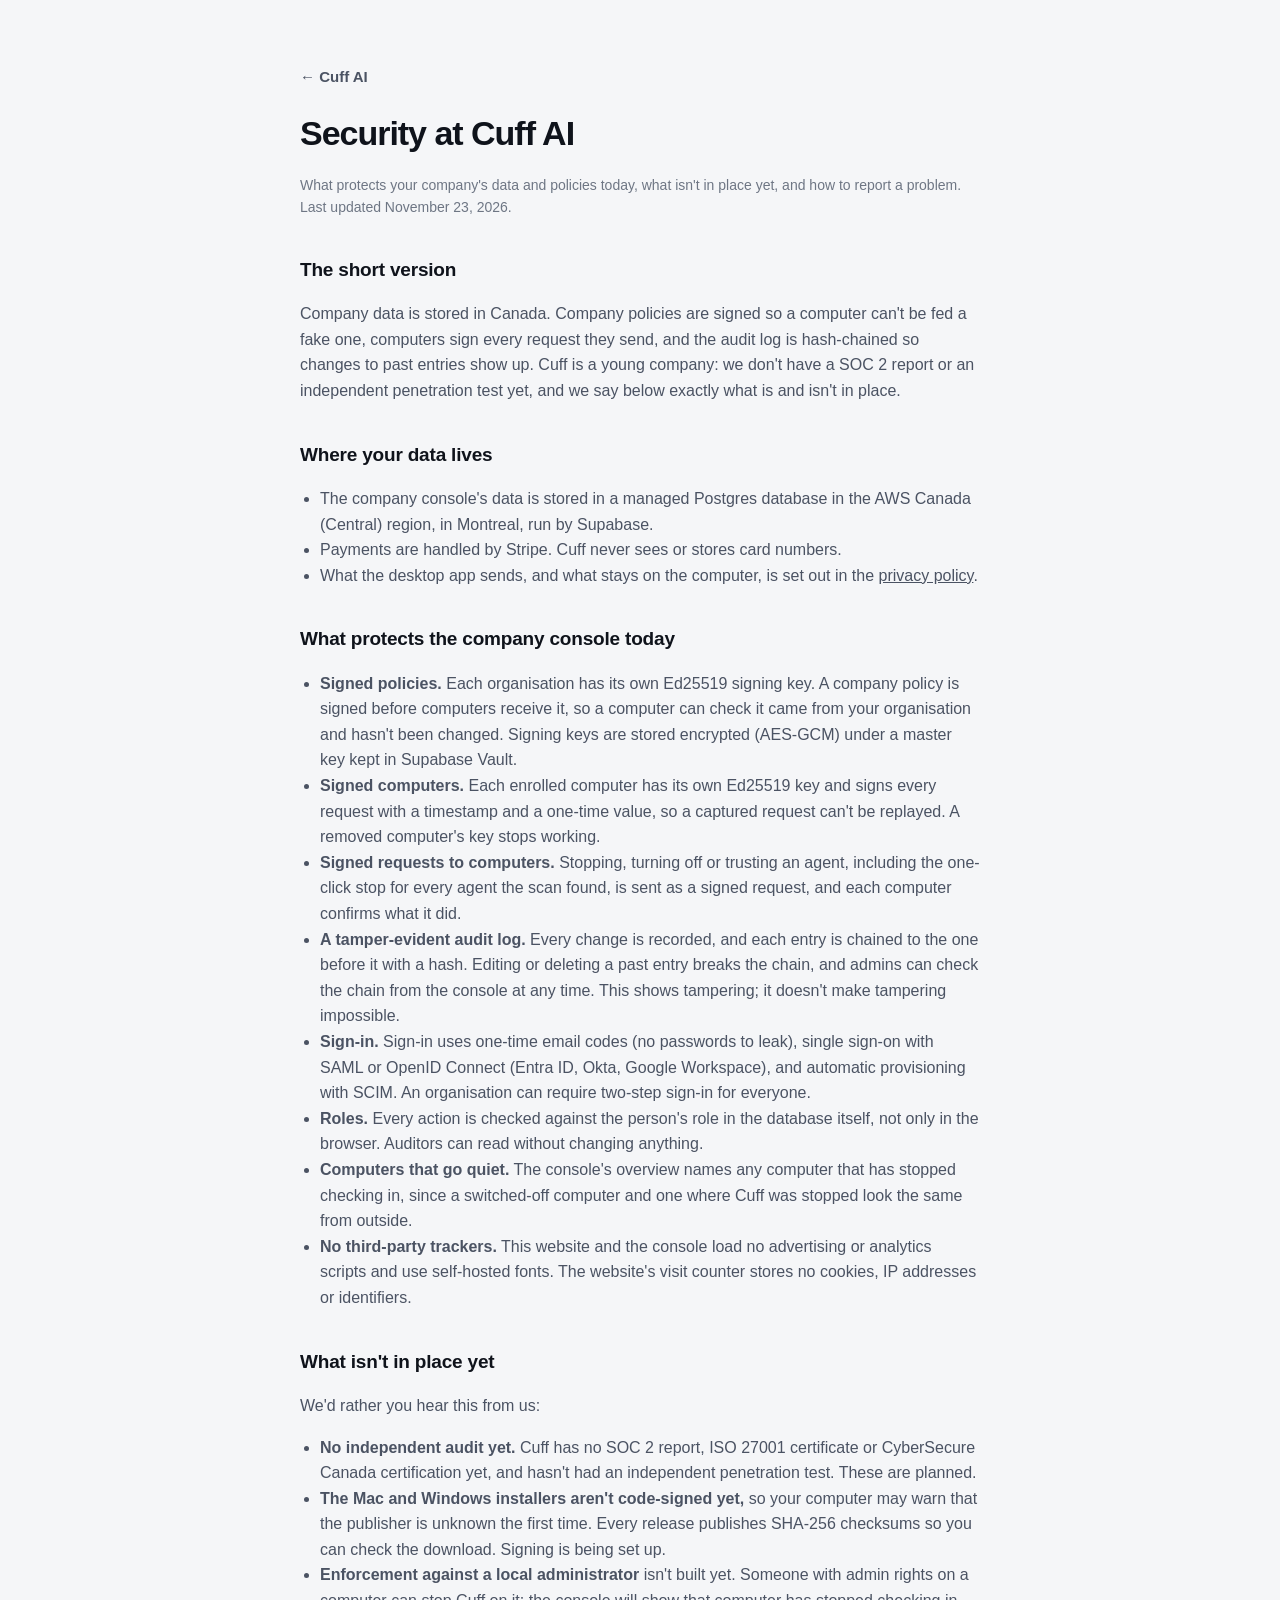
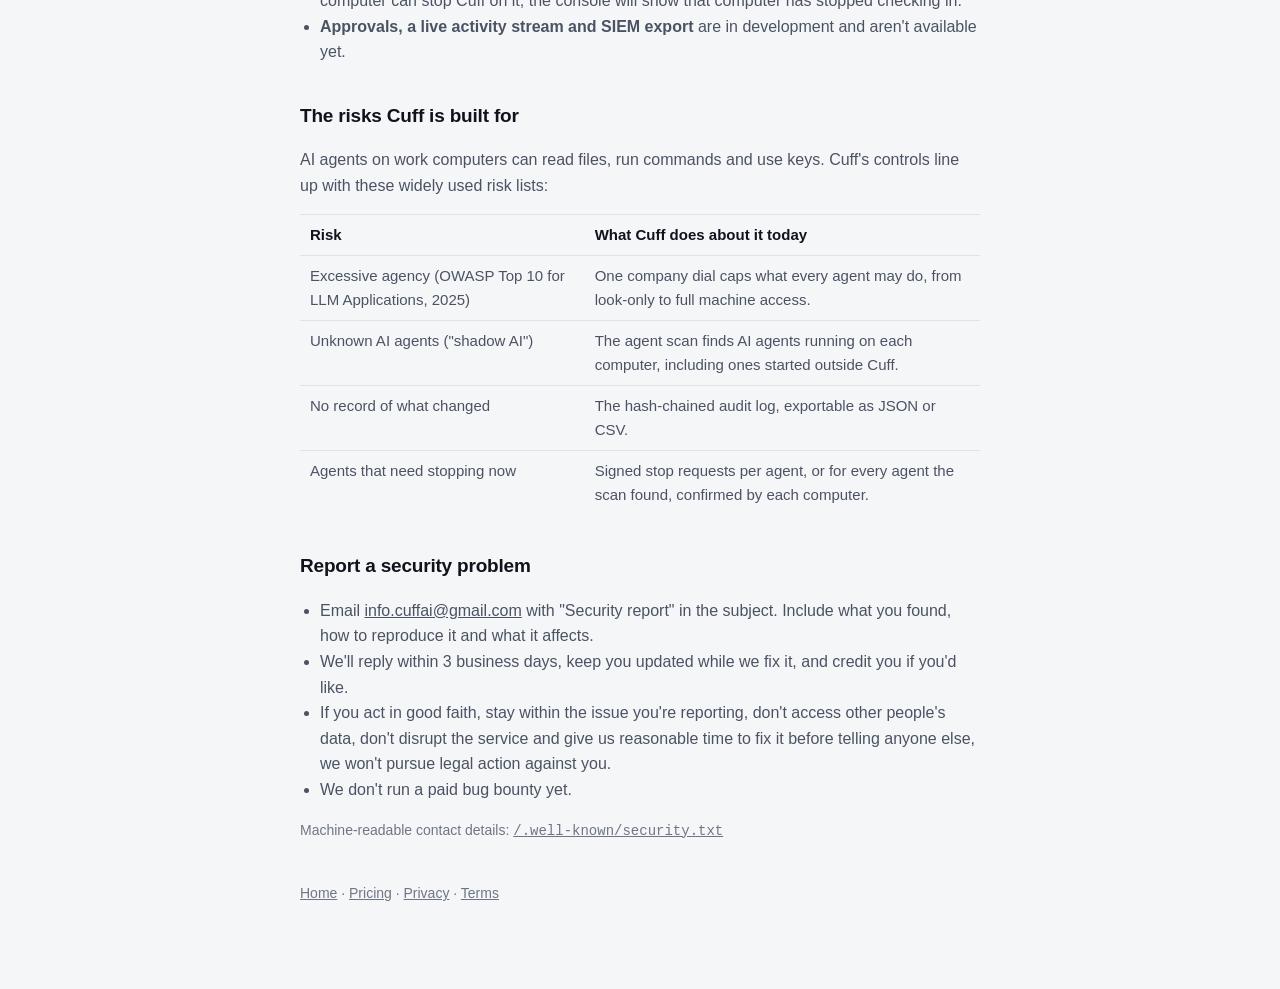
<file: security.html>
<!doctype html>
<html lang="en">
<head>
<meta charset="utf-8">
<meta name="viewport" content="width=device-width,initial-scale=1">
<title>Security at Cuff AI</title>
<meta name="description" content="How Cuff AI protects your company's data and policies, what is in place today, what isn't yet, and how to report a security problem.">
<style>
:root{--bg:#F5F6F8;--surface:#FFFFFF;--hair:rgba(20,24,33,.09);--ink:#0F131B;--ink2:#4B5363;--ink3:#6E7684;color-scheme:light}
@media (prefers-color-scheme: dark){:root{--bg:#0B0D11;--surface:#171A21;--hair:rgba(255,255,255,.08);--ink:#F3F5F8;--ink2:#AAB2C0;--ink3:#8790A0;color-scheme:dark}}
body{margin:0;background:var(--bg);color:var(--ink);font:16px/1.6 -apple-system,BlinkMacSystemFont,"Segoe UI",Roboto,"Helvetica Neue",Arial,sans-serif}
main{max-width:680px;margin:0 auto;padding-block:48px 72px;padding-left:max(20px,env(safe-area-inset-left,0px));padding-right:max(20px,env(safe-area-inset-right,0px))}
a{color:inherit}
h1{font-size:34px;letter-spacing:-.03em;margin:0 0 6px;text-wrap:balance}
h2{font-size:19px;letter-spacing:-.01em;margin:36px 0 8px}
p,li,td{color:var(--ink2)}
.meta{color:var(--ink3);font-size:14px}
ul{padding-left:20px}
.back{font-weight:600;text-decoration:none;font-size:15px}
table{border-collapse:collapse;width:100%;font-size:15px;margin-top:8px}
th,td{text-align:left;padding:8px 10px;border-top:1px solid var(--hair);vertical-align:top}
th{color:var(--ink);font-weight:600}
code{font-size:14px}
</style>
</head>
<body>
<main>
<p><a class="back" href="./">← Cuff AI</a></p>
<h1>Security at Cuff AI</h1>
<p class="meta">What protects your company's data and policies today, what isn't in place yet, and how to report a problem. Last updated November 23, 2026.</p>

<h2>The short version</h2>
<p>Company data is stored in Canada. Company policies are signed so a computer can't be fed a fake one, computers sign every request they send, and the audit log is hash-chained so changes to past entries show up. Cuff is a young company: we don't have a SOC 2 report or an independent penetration test yet, and we say below exactly what is and isn't in place.</p>

<h2>Where your data lives</h2>
<ul>
<li>The company console's data is stored in a managed Postgres database in the AWS Canada (Central) region, in Montreal, run by Supabase.</li>
<li>Payments are handled by Stripe. Cuff never sees or stores card numbers.</li>
<li>What the desktop app sends, and what stays on the computer, is set out in the <a href="privacy.html">privacy policy</a>.</li>
</ul>

<h2>What protects the company console today</h2>
<ul>
<li><b>Signed policies.</b> Each organisation has its own Ed25519 signing key. A company policy is signed before computers receive it, so a computer can check it came from your organisation and hasn't been changed. Signing keys are stored encrypted (AES-GCM) under a master key kept in Supabase Vault.</li>
<li><b>Signed computers.</b> Each enrolled computer has its own Ed25519 key and signs every request with a timestamp and a one-time value, so a captured request can't be replayed. A removed computer's key stops working.</li>
<li><b>Signed requests to computers.</b> Stopping, turning off or trusting an agent, including the one-click stop for every agent the scan found, is sent as a signed request, and each computer confirms what it did.</li>
<li><b>A tamper-evident audit log.</b> Every change is recorded, and each entry is chained to the one before it with a hash. Editing or deleting a past entry breaks the chain, and admins can check the chain from the console at any time. This shows tampering; it doesn't make tampering impossible.</li>
<li><b>Sign-in.</b> Sign-in uses one-time email codes (no passwords to leak), single sign-on with SAML or OpenID Connect (Entra ID, Okta, Google Workspace), and automatic provisioning with SCIM. An organisation can require two-step sign-in for everyone.</li>
<li><b>Roles.</b> Every action is checked against the person's role in the database itself, not only in the browser. Auditors can read without changing anything.</li>
<li><b>Computers that go quiet.</b> The console's overview names any computer that has stopped checking in, since a switched-off computer and one where Cuff was stopped look the same from outside.</li>
<li><b>No third-party trackers.</b> This website and the console load no advertising or analytics scripts and use self-hosted fonts. The website's visit counter stores no cookies, IP addresses or identifiers.</li>
</ul>

<h2>What isn't in place yet</h2>
<p>We'd rather you hear this from us:</p>
<ul>
<li><b>No independent audit yet.</b> Cuff has no SOC 2 report, ISO 27001 certificate or CyberSecure Canada certification yet, and hasn't had an independent penetration test. These are planned.</li>
<li><b>The Mac and Windows installers aren't code-signed yet,</b> so your computer may warn that the publisher is unknown the first time. Every release publishes SHA-256 checksums so you can check the download. Signing is being set up.</li>
<li><b>Enforcement against a local administrator</b> isn't built yet. Someone with admin rights on a computer can stop Cuff on it; the console will show that computer has stopped checking in.</li>
<li><b>Approvals, a live activity stream and SIEM export</b> are in development and aren't available yet.</li>
</ul>

<h2>The risks Cuff is built for</h2>
<p>AI agents on work computers can read files, run commands and use keys. Cuff's controls line up with these widely used risk lists:</p>
<table>
<tr><th>Risk</th><th>What Cuff does about it today</th></tr>
<tr><td>Excessive agency (OWASP Top 10 for LLM Applications, 2025)</td><td>One company dial caps what every agent may do, from look-only to full machine access.</td></tr>
<tr><td>Unknown AI agents ("shadow AI")</td><td>The agent scan finds AI agents running on each computer, including ones started outside Cuff.</td></tr>
<tr><td>No record of what changed</td><td>The hash-chained audit log, exportable as JSON or CSV.</td></tr>
<tr><td>Agents that need stopping now</td><td>Signed stop requests per agent, or for every agent the scan found, confirmed by each computer.</td></tr>
</table>

<h2>Report a security problem</h2>
<ul>
<li>Email <a href="mailto:info.cuffai@gmail.com?subject=Security%20report">info.cuffai@gmail.com</a> with "Security report" in the subject. Include what you found, how to reproduce it and what it affects.</li>
<li>We'll reply within 3 business days, keep you updated while we fix it, and credit you if you'd like.</li>
<li>If you act in good faith, stay within the issue you're reporting, don't access other people's data, don't disrupt the service and give us reasonable time to fix it before telling anyone else, we won't pursue legal action against you.</li>
<li>We don't run a paid bug bounty yet.</li>
</ul>
<p class="meta">Machine-readable contact details: <a href="/.well-known/security.txt"><code>/.well-known/security.txt</code></a></p>

<p class="meta" style="margin-top:40px"><a href="./">Home</a> · <a href="pricing.html">Pricing</a> · <a href="privacy.html">Privacy</a> · <a href="terms.html">Terms</a></p>
</main>
</body>
</html>
</file>
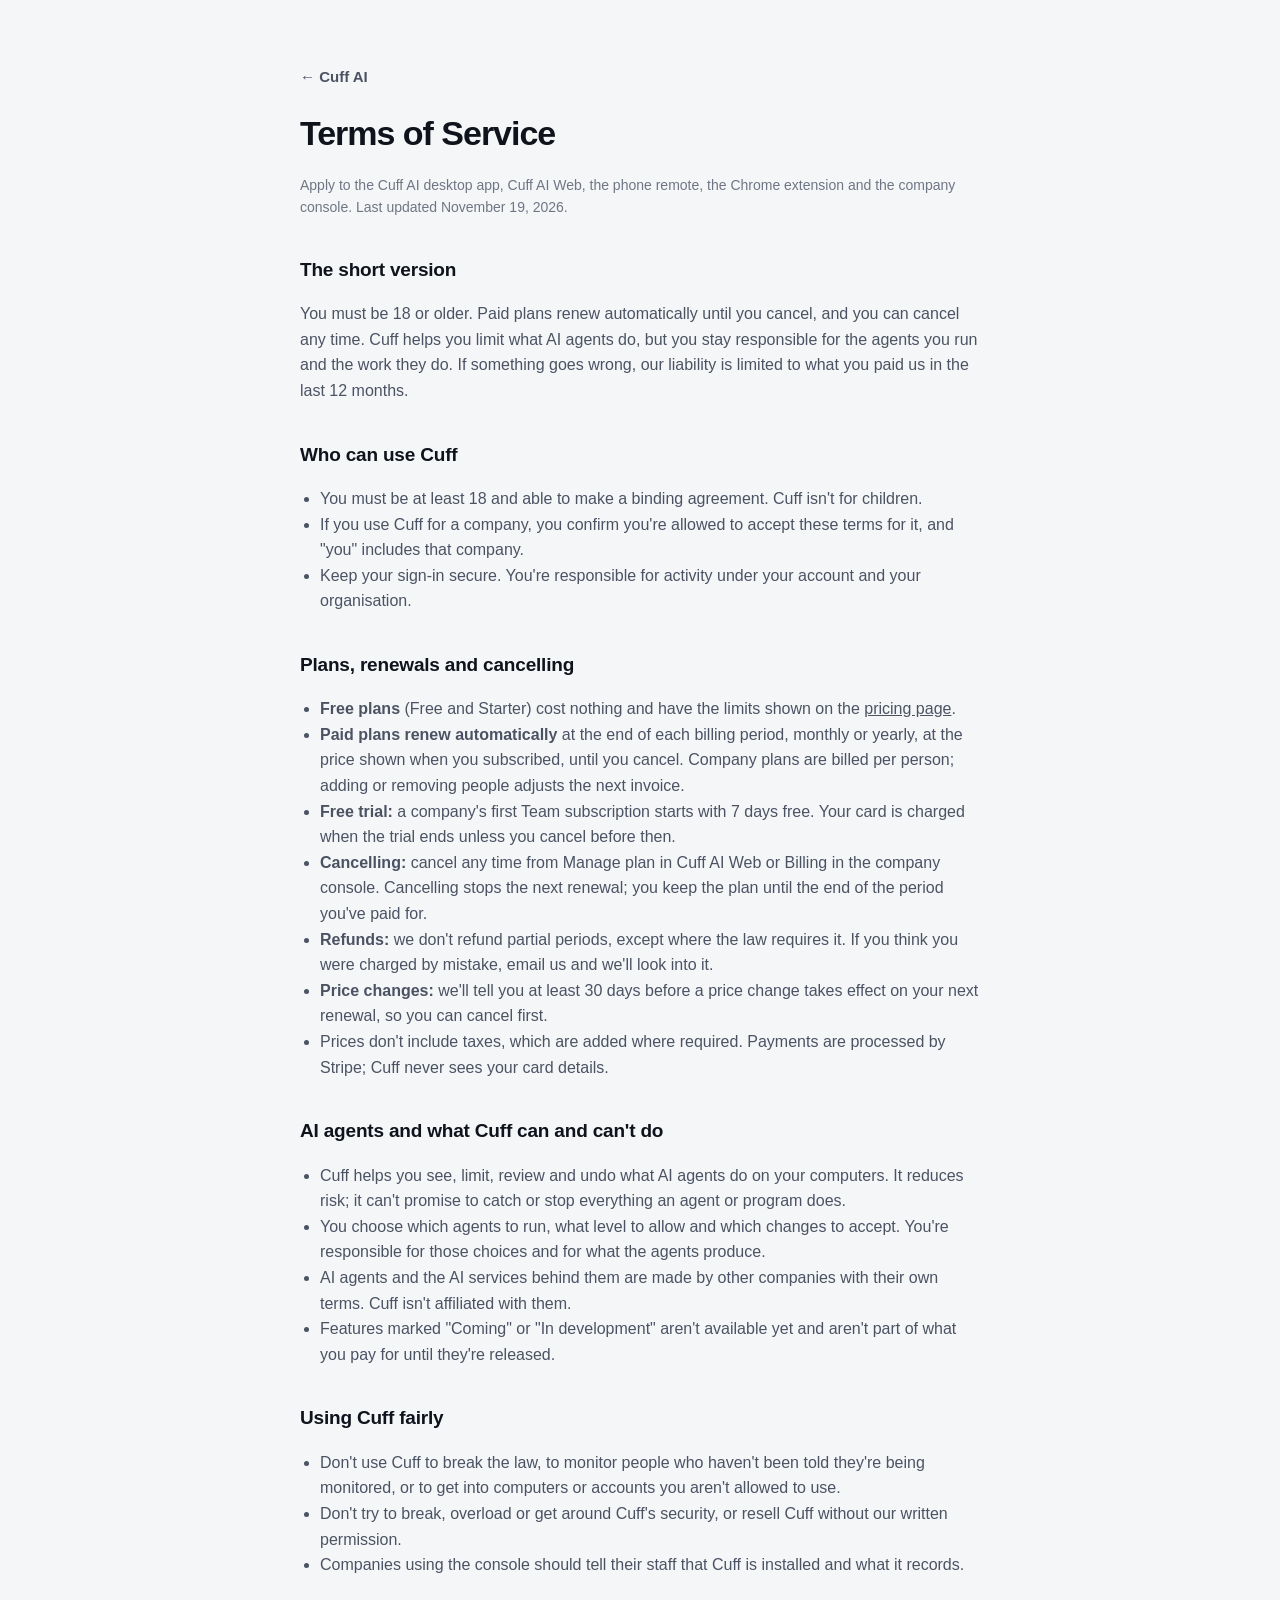
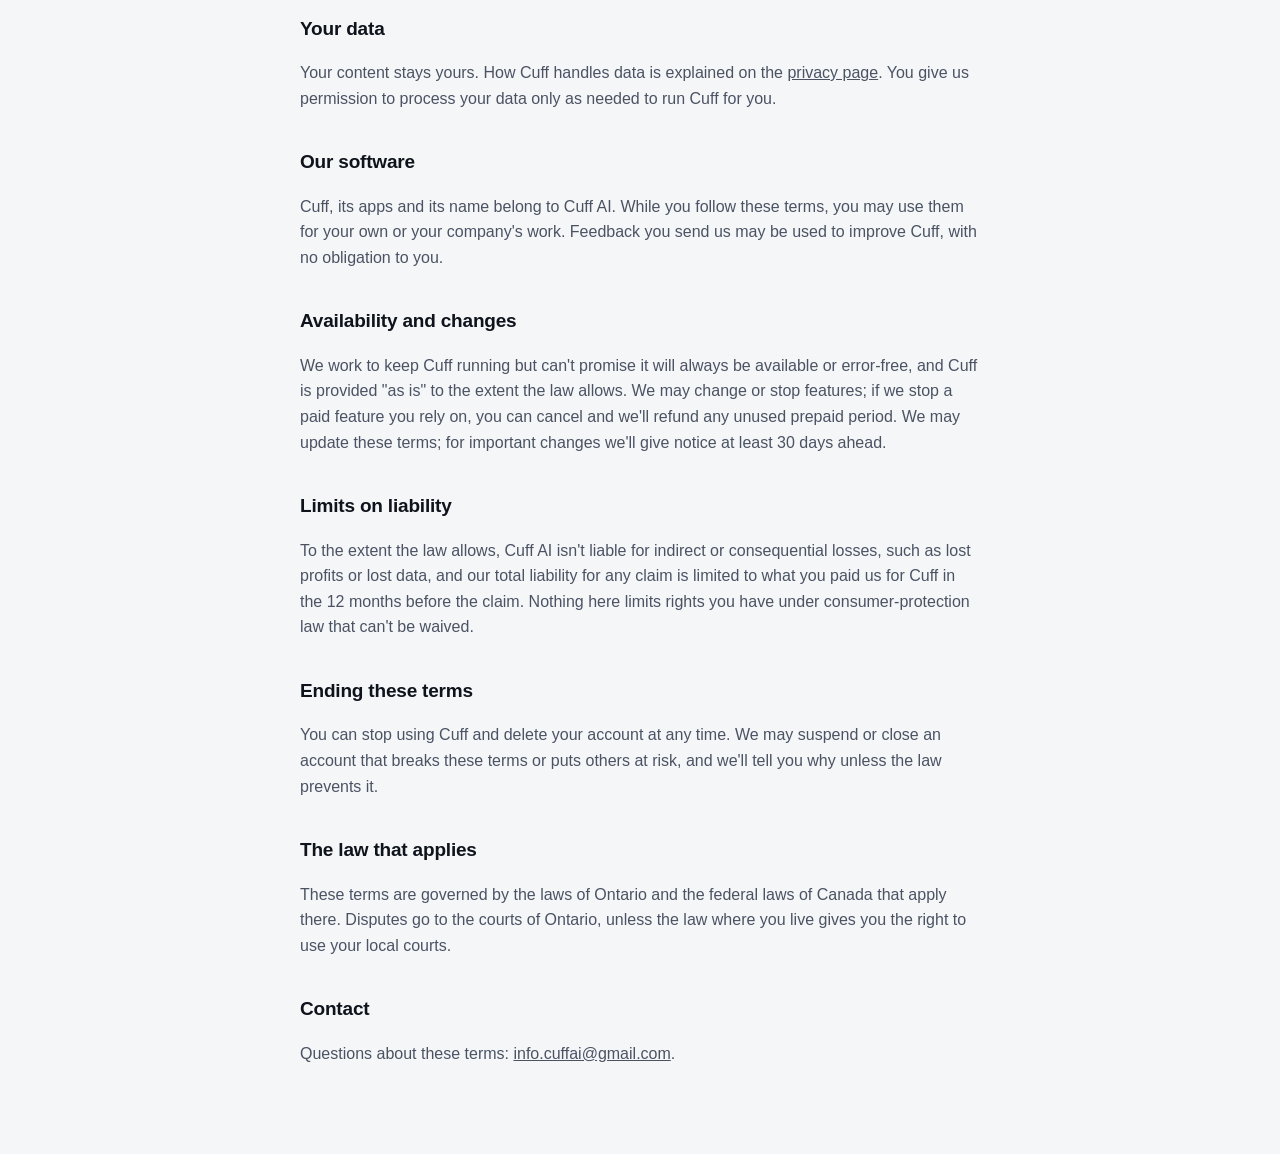
<file: terms.html>
<!doctype html>
<html lang="en">
<head>
<meta charset="utf-8">
<meta name="viewport" content="width=device-width,initial-scale=1">
<title>Cuff AI Terms of Service</title>
<meta name="description" content="The terms for using Cuff AI's apps, Cuff AI Web and the company console, including plans, renewals and cancellation.">
<style>
:root{--bg:#F5F6F8;--surface:#FFFFFF;--hair:rgba(20,24,33,.09);--ink:#0F131B;--ink2:#4B5363;--ink3:#6E7684;color-scheme:light}
@media (prefers-color-scheme: dark){:root{--bg:#0B0D11;--surface:#171A21;--hair:rgba(255,255,255,.08);--ink:#F3F5F8;--ink2:#AAB2C0;--ink3:#8790A0;color-scheme:dark}}
body{margin:0;background:var(--bg);color:var(--ink);font:16px/1.6 -apple-system,BlinkMacSystemFont,"Segoe UI",Roboto,"Helvetica Neue",Arial,sans-serif}
main{max-width:680px;margin:0 auto;padding-block:48px 72px;padding-left:max(20px,env(safe-area-inset-left,0px));padding-right:max(20px,env(safe-area-inset-right,0px))}
a{color:inherit}
h1{font-size:34px;letter-spacing:-.03em;margin:0 0 6px;text-wrap:balance}
h2{font-size:19px;letter-spacing:-.01em;margin:36px 0 8px}
p,li{color:var(--ink2)}
.meta{color:var(--ink3);font-size:14px}
ul{padding-left:20px}
.back{font-weight:600;text-decoration:none;font-size:15px}
</style>
</head>
<body>
<main>
<p><a class="back" href="./">← Cuff AI</a></p>
<h1>Terms of Service</h1>
<p class="meta">Apply to the Cuff AI desktop app, Cuff AI Web, the phone remote, the Chrome extension and the company console. Last updated November 19, 2026.</p>

<h2>The short version</h2>
<p>You must be 18 or older. Paid plans renew automatically until you cancel, and you can cancel any time. Cuff helps you limit what AI agents do, but you stay responsible for the agents you run and the work they do. If something goes wrong, our liability is limited to what you paid us in the last 12 months.</p>

<h2>Who can use Cuff</h2>
<ul>
<li>You must be at least 18 and able to make a binding agreement. Cuff isn't for children.</li>
<li>If you use Cuff for a company, you confirm you're allowed to accept these terms for it, and "you" includes that company.</li>
<li>Keep your sign-in secure. You're responsible for activity under your account and your organisation.</li>
</ul>

<h2>Plans, renewals and cancelling</h2>
<ul>
<li><b>Free plans</b> (Free and Starter) cost nothing and have the limits shown on the <a href="pricing.html">pricing page</a>.</li>
<li><b>Paid plans renew automatically</b> at the end of each billing period, monthly or yearly, at the price shown when you subscribed, until you cancel. Company plans are billed per person; adding or removing people adjusts the next invoice.</li>
<li><b>Free trial:</b> a company's first Team subscription starts with 7 days free. Your card is charged when the trial ends unless you cancel before then.</li>
<li><b>Cancelling:</b> cancel any time from Manage plan in Cuff AI Web or Billing in the company console. Cancelling stops the next renewal; you keep the plan until the end of the period you've paid for.</li>
<li><b>Refunds:</b> we don't refund partial periods, except where the law requires it. If you think you were charged by mistake, email us and we'll look into it.</li>
<li><b>Price changes:</b> we'll tell you at least 30 days before a price change takes effect on your next renewal, so you can cancel first.</li>
<li>Prices don't include taxes, which are added where required. Payments are processed by Stripe; Cuff never sees your card details.</li>
</ul>

<h2>AI agents and what Cuff can and can't do</h2>
<ul>
<li>Cuff helps you see, limit, review and undo what AI agents do on your computers. It reduces risk; it can't promise to catch or stop everything an agent or program does.</li>
<li>You choose which agents to run, what level to allow and which changes to accept. You're responsible for those choices and for what the agents produce.</li>
<li>AI agents and the AI services behind them are made by other companies with their own terms. Cuff isn't affiliated with them.</li>
<li>Features marked "Coming" or "In development" aren't available yet and aren't part of what you pay for until they're released.</li>
</ul>

<h2>Using Cuff fairly</h2>
<ul>
<li>Don't use Cuff to break the law, to monitor people who haven't been told they're being monitored, or to get into computers or accounts you aren't allowed to use.</li>
<li>Don't try to break, overload or get around Cuff's security, or resell Cuff without our written permission.</li>
<li>Companies using the console should tell their staff that Cuff is installed and what it records.</li>
</ul>

<h2>Your data</h2>
<p>Your content stays yours. How Cuff handles data is explained on the <a href="privacy.html">privacy page</a>. You give us permission to process your data only as needed to run Cuff for you.</p>

<h2>Our software</h2>
<p>Cuff, its apps and its name belong to Cuff AI. While you follow these terms, you may use them for your own or your company's work. Feedback you send us may be used to improve Cuff, with no obligation to you.</p>

<h2>Availability and changes</h2>
<p>We work to keep Cuff running but can't promise it will always be available or error-free, and Cuff is provided "as is" to the extent the law allows. We may change or stop features; if we stop a paid feature you rely on, you can cancel and we'll refund any unused prepaid period. We may update these terms; for important changes we'll give notice at least 30 days ahead.</p>

<h2>Limits on liability</h2>
<p>To the extent the law allows, Cuff AI isn't liable for indirect or consequential losses, such as lost profits or lost data, and our total liability for any claim is limited to what you paid us for Cuff in the 12 months before the claim. Nothing here limits rights you have under consumer-protection law that can't be waived.</p>

<h2>Ending these terms</h2>
<p>You can stop using Cuff and delete your account at any time. We may suspend or close an account that breaks these terms or puts others at risk, and we'll tell you why unless the law prevents it.</p>

<h2>The law that applies</h2>
<p>These terms are governed by the laws of Ontario and the federal laws of Canada that apply there. Disputes go to the courts of Ontario, unless the law where you live gives you the right to use your local courts.</p>

<h2>Contact</h2>
<p>Questions about these terms: <a href="mailto:info.cuffai@gmail.com">info.cuffai@gmail.com</a>.</p>
</main>
<script>
/* Visitor counter: sends only this page's path, the referring site's name and any ?ref= tag. No cookies, no IP address, no identifier. See privacy.html. */
(function () {
  try {
    if (navigator.doNotTrack === "1" || window.doNotTrack === "1") return;
    var tag = new URLSearchParams(location.search).get("ref") || "";
    fetch("https://unehdhdrbhkkvoripxat.supabase.co/functions/v1/cuff-hit", {
      method: "POST", keepalive: true, headers: { "content-type": "text/plain" },
      body: JSON.stringify({ p: location.pathname, r: document.referrer, s: tag })
    }).catch(function () {});
  } catch (e) {}
})();
</script>
</body>
</html>
</file>
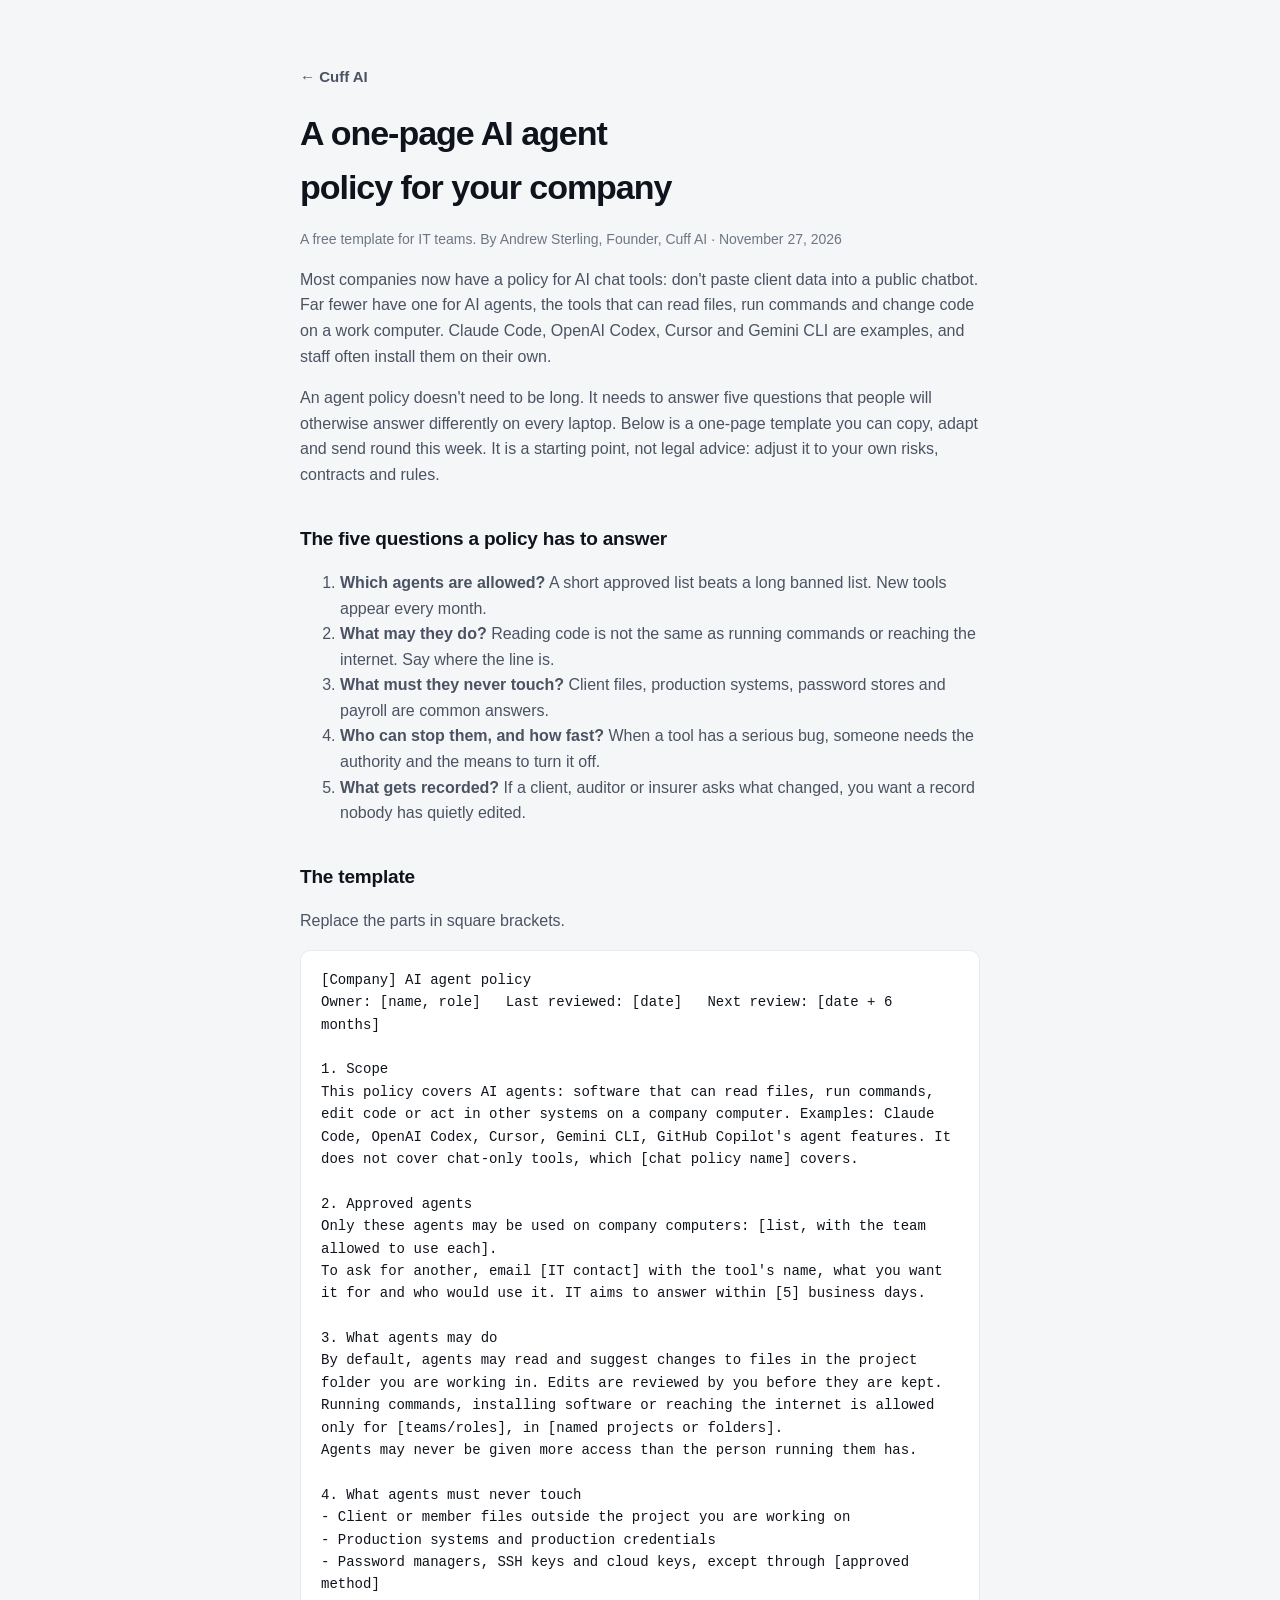
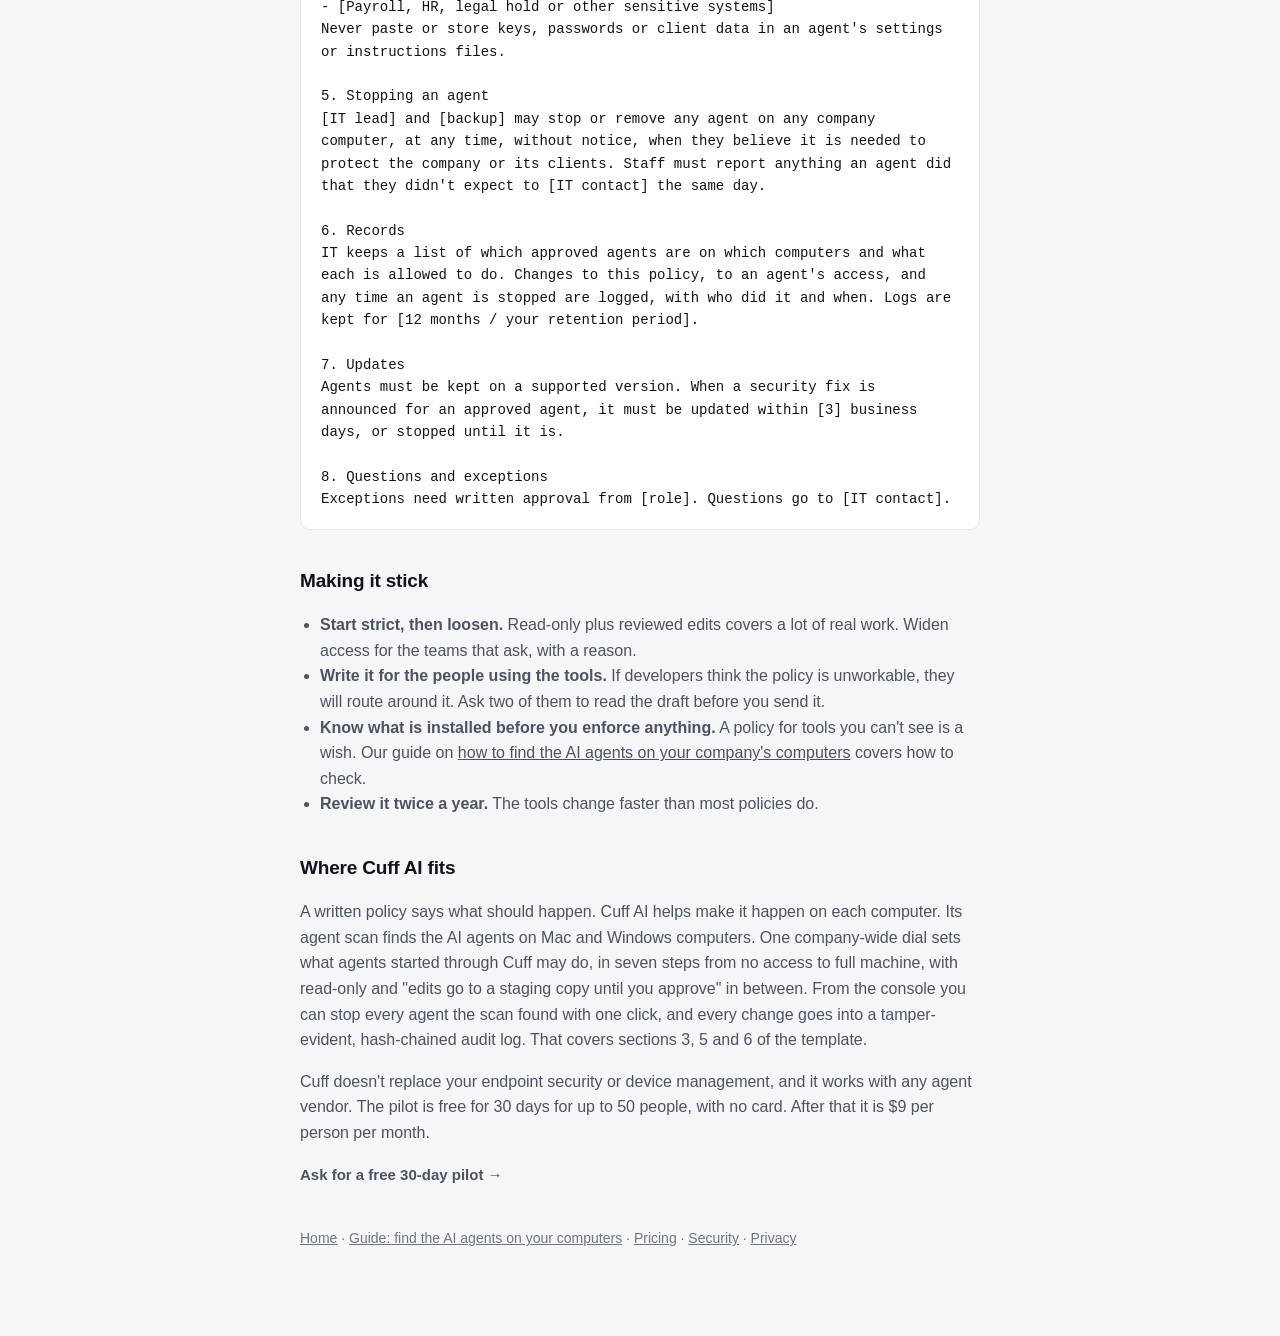
<file: guides/ai-agent-policy-template.html>
<!doctype html>
<html lang="en">
<head>
<meta charset="utf-8">
<meta name="viewport" content="width=device-width,initial-scale=1">
<title>A one-page AI agent policy for your company (free template) | Cuff AI</title>
<meta name="description" content="A short, plain-language template IT teams can adapt to set rules for AI agents like Claude Code, Codex and Cursor on company computers.">
<link rel="icon" href="../icon-192.png">
<link rel="canonical" href="https://cuffai.ca/guides/ai-agent-policy-template.html">
<meta property="og:title" content="A one-page AI agent policy for your company">
<meta property="og:description" content="A plain-language template for setting rules for AI agents on company computers.">
<meta property="og:image" content="https://cuffai.ca/press/cuff-linkedin-post-antivirus.png">
<style>
:root{--bg:#F5F6F8;--surface:#FFFFFF;--hair:rgba(20,24,33,.09);--ink:#0F131B;--ink2:#4B5363;--ink3:#6E7684;color-scheme:light}
@media (prefers-color-scheme: dark){:root{--bg:#0B0D11;--surface:#171A21;--hair:rgba(255,255,255,.08);--ink:#F3F5F8;--ink2:#AAB2C0;--ink3:#8790A0;color-scheme:dark}}
body{margin:0;background:var(--bg);color:var(--ink);font:16px/1.6 -apple-system,BlinkMacSystemFont,"Segoe UI",Roboto,"Helvetica Neue",Arial,sans-serif}
main{max-width:680px;margin:0 auto;padding-block:48px 72px;padding-left:max(20px,env(safe-area-inset-left,0px));padding-right:max(20px,env(safe-area-inset-right,0px))}
a{color:inherit}
h1{font-size:34px;letter-spacing:-.03em;margin:0 0 6px;text-wrap:balance}
h2{font-size:19px;letter-spacing:-.01em;margin:36px 0 8px}
p,li,td{color:var(--ink2)}
.meta{color:var(--ink3);font-size:14px}
ul{padding-left:20px}
.back{font-weight:600;text-decoration:none;font-size:15px}
table{border-collapse:collapse;width:100%;font-size:15px;margin-top:8px}
th,td{text-align:left;padding:8px 10px;border-top:1px solid var(--hair);vertical-align:top}
th{color:var(--ink);font-weight:600}
code{font-size:14px}
pre{white-space:pre-wrap;background:var(--surface);border:1px solid var(--hair);border-radius:10px;padding:18px 20px;font:14px/1.6 ui-monospace,SFMono-Regular,Menlo,Consolas,monospace;color:var(--ink)}
</style>
</head>
<body>
<main>
<p><a class="back" href="../">← Cuff AI</a></p>
<h1>A one-page AI agent policy for your company</h1>
<p class="meta">A free template for IT teams. By Andrew Sterling, Founder, Cuff AI · November 27, 2026</p>

<p>Most companies now have a policy for AI chat tools: don't paste client data into a public chatbot. Far fewer have one for AI agents, the tools that can read files, run commands and change code on a work computer. Claude Code, OpenAI Codex, Cursor and Gemini CLI are examples, and staff often install them on their own.</p>
<p>An agent policy doesn't need to be long. It needs to answer five questions that people will otherwise answer differently on every laptop. Below is a one-page template you can copy, adapt and send round this week. It is a starting point, not legal advice: adjust it to your own risks, contracts and rules.</p>

<h2>The five questions a policy has to answer</h2>
<ol>
<li><b>Which agents are allowed?</b> A short approved list beats a long banned list. New tools appear every month.</li>
<li><b>What may they do?</b> Reading code is not the same as running commands or reaching the internet. Say where the line is.</li>
<li><b>What must they never touch?</b> Client files, production systems, password stores and payroll are common answers.</li>
<li><b>Who can stop them, and how fast?</b> When a tool has a serious bug, someone needs the authority and the means to turn it off.</li>
<li><b>What gets recorded?</b> If a client, auditor or insurer asks what changed, you want a record nobody has quietly edited.</li>
</ol>

<h2>The template</h2>
<p>Replace the parts in square brackets.</p>
<pre>[Company] AI agent policy
Owner: [name, role]   Last reviewed: [date]   Next review: [date + 6 months]

1. Scope
This policy covers AI agents: software that can read files, run commands, edit code or act in other systems on a company computer. Examples: Claude Code, OpenAI Codex, Cursor, Gemini CLI, GitHub Copilot's agent features. It does not cover chat-only tools, which [chat policy name] covers.

2. Approved agents
Only these agents may be used on company computers: [list, with the team allowed to use each].
To ask for another, email [IT contact] with the tool's name, what you want it for and who would use it. IT aims to answer within [5] business days.

3. What agents may do
By default, agents may read and suggest changes to files in the project folder you are working in. Edits are reviewed by you before they are kept.
Running commands, installing software or reaching the internet is allowed only for [teams/roles], in [named projects or folders].
Agents may never be given more access than the person running them has.

4. What agents must never touch
- Client or member files outside the project you are working on
- Production systems and production credentials
- Password managers, SSH keys and cloud keys, except through [approved method]
- [Payroll, HR, legal hold or other sensitive systems]
Never paste or store keys, passwords or client data in an agent's settings or instructions files.

5. Stopping an agent
[IT lead] and [backup] may stop or remove any agent on any company computer, at any time, without notice, when they believe it is needed to protect the company or its clients. Staff must report anything an agent did that they didn't expect to [IT contact] the same day.

6. Records
IT keeps a list of which approved agents are on which computers and what each is allowed to do. Changes to this policy, to an agent's access, and any time an agent is stopped are logged, with who did it and when. Logs are kept for [12 months / your retention period].

7. Updates
Agents must be kept on a supported version. When a security fix is announced for an approved agent, it must be updated within [3] business days, or stopped until it is.

8. Questions and exceptions
Exceptions need written approval from [role]. Questions go to [IT contact].</pre>

<h2>Making it stick</h2>
<ul>
<li><b>Start strict, then loosen.</b> Read-only plus reviewed edits covers a lot of real work. Widen access for the teams that ask, with a reason.</li>
<li><b>Write it for the people using the tools.</b> If developers think the policy is unworkable, they will route around it. Ask two of them to read the draft before you send it.</li>
<li><b>Know what is installed before you enforce anything.</b> A policy for tools you can't see is a wish. Our guide on <a href="find-ai-agents-on-company-computers.html">how to find the AI agents on your company's computers</a> covers how to check.</li>
<li><b>Review it twice a year.</b> The tools change faster than most policies do.</li>
</ul>

<h2>Where Cuff AI fits</h2>
<p>A written policy says what should happen. Cuff AI helps make it happen on each computer. Its agent scan finds the AI agents on Mac and Windows computers. One company-wide dial sets what agents started through Cuff may do, in seven steps from no access to full machine, with read-only and "edits go to a staging copy until you approve" in between. From the console you can stop every agent the scan found with one click, and every change goes into a tamper-evident, hash-chained audit log. That covers sections 3, 5 and 6 of the template.</p>
<p>Cuff doesn't replace your endpoint security or device management, and it works with any agent vendor. The pilot is free for 30 days for up to 50 people, with no card. After that it is $9 per person per month.</p>
<p><a class="back" href="mailto:info.cuffai@gmail.com?subject=Cuff%20AI%20pilot">Ask for a free 30-day pilot →</a></p>

<p class="meta" style="margin-top:40px"><a href="../">Home</a> · <a href="find-ai-agents-on-company-computers.html">Guide: find the AI agents on your computers</a> · <a href="../pricing.html">Pricing</a> · <a href="../security.html">Security</a> · <a href="../privacy.html">Privacy</a></p>
</main>
<script>
/* Visitor counter: sends only this page's path, the referring site's name and any ?ref= tag. No cookies, no IP address, no identifier. See privacy.html. */
(function () {
  try {
    if (navigator.doNotTrack === "1" || window.doNotTrack === "1") return;
    var tag = new URLSearchParams(location.search).get("ref") || "";
    fetch("https://unehdhdrbhkkvoripxat.supabase.co/functions/v1/cuff-hit", {
      method: "POST", keepalive: true, headers: { "content-type": "text/plain" },
      body: JSON.stringify({ p: location.pathname, r: document.referrer, s: tag })
    }).catch(function () {});
  } catch (e) {}
})();
</script>
</body>
</html>
</file>
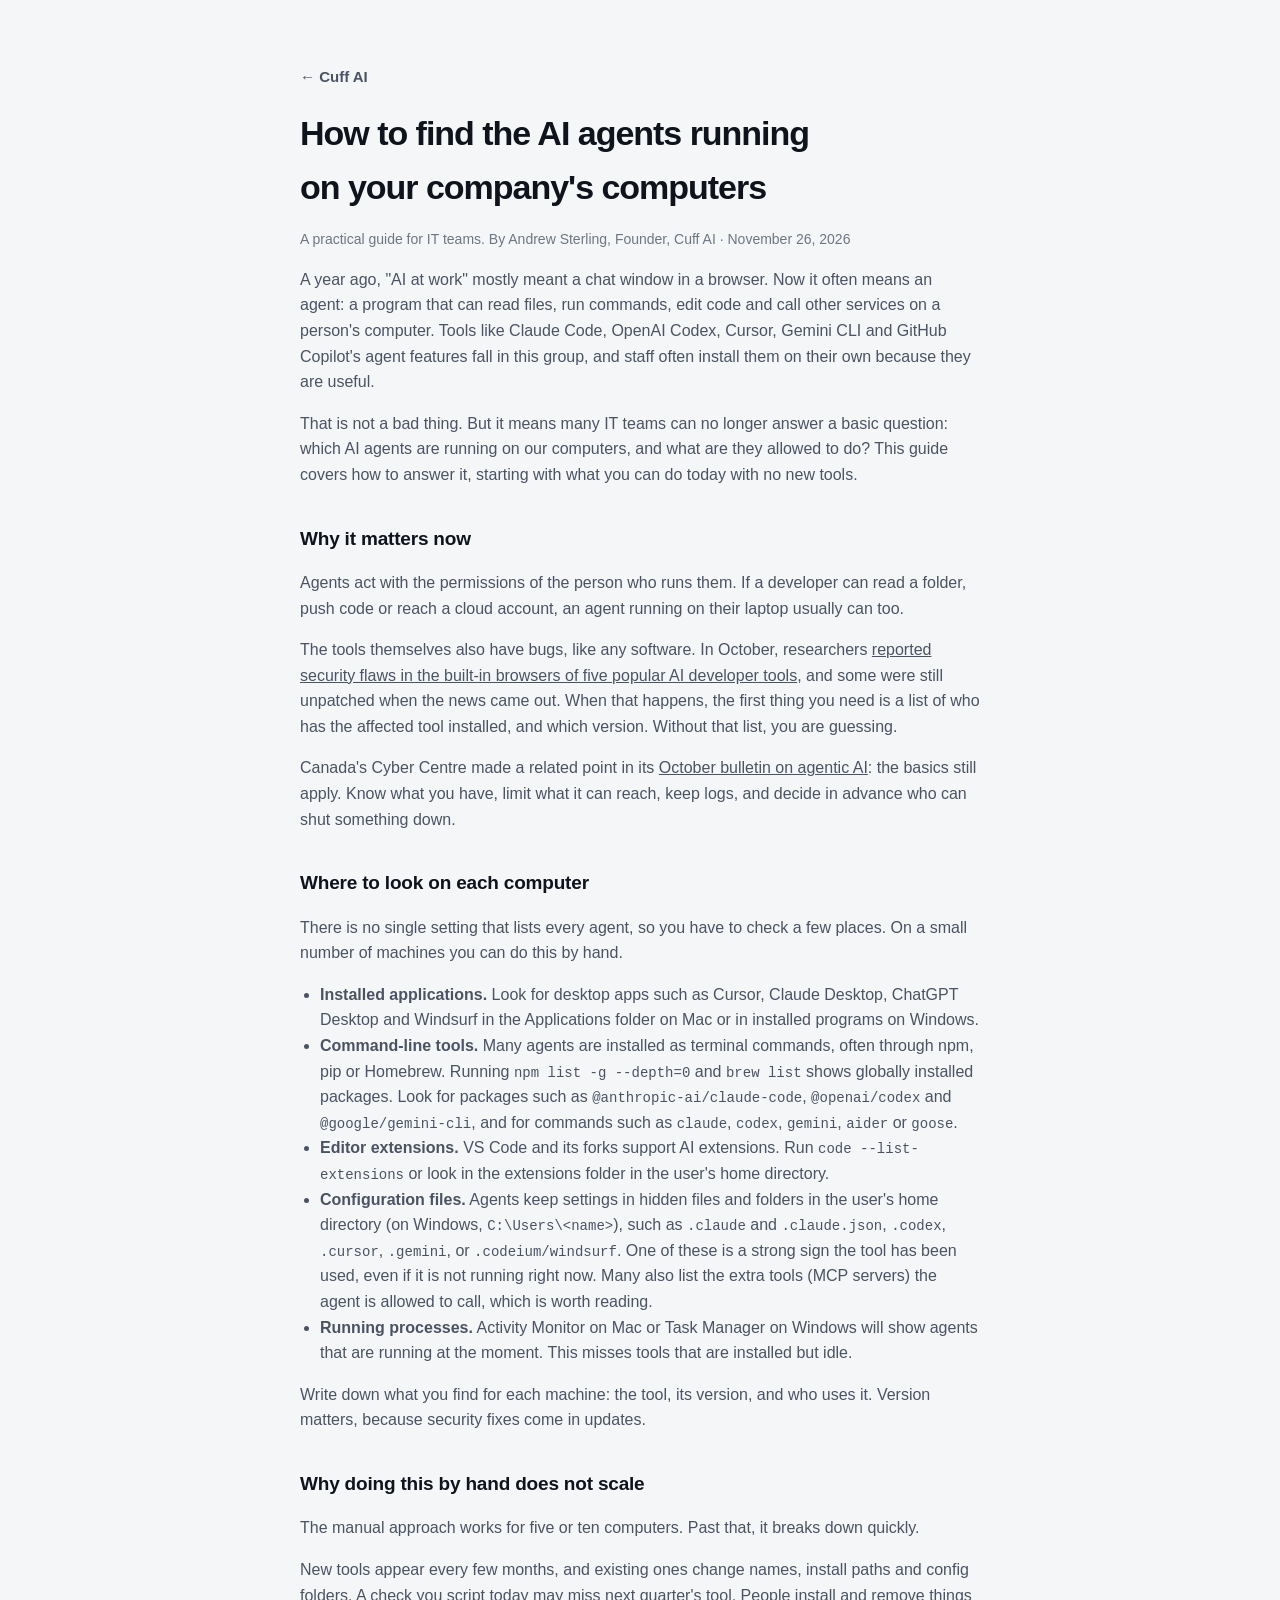
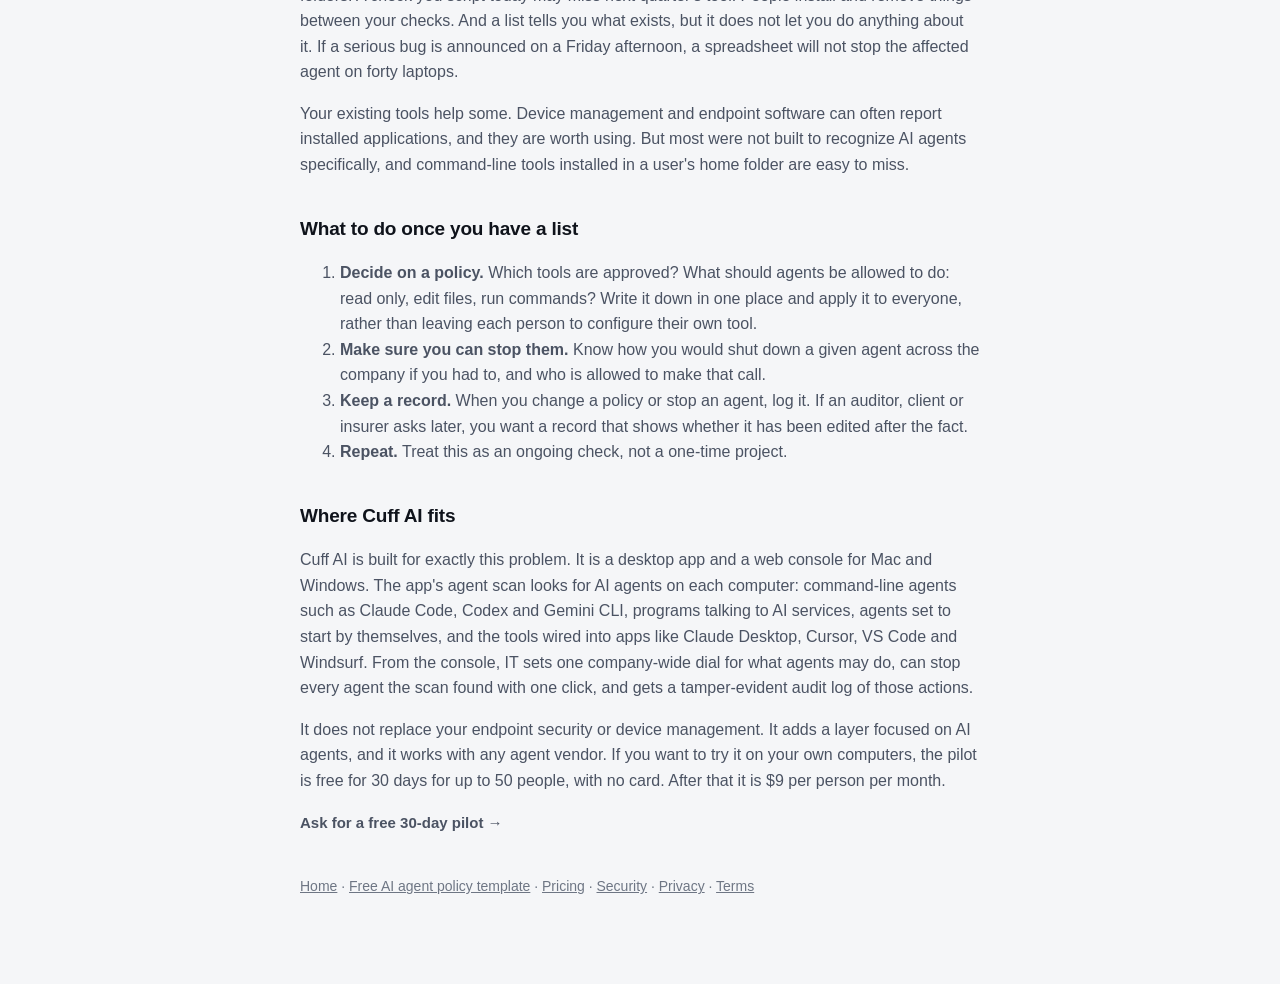
<file: guides/find-ai-agents-on-company-computers.html>
<!doctype html>
<html lang="en">
<head>
<meta charset="utf-8">
<meta name="viewport" content="width=device-width,initial-scale=1">
<title>How to find the AI agents running on your company's computers | Cuff AI</title>
<meta name="description" content="A practical guide for IT teams: where AI coding agents and assistants show up on Windows and Mac computers, how to check for them by hand, and what to do once you have a list.">
<link rel="icon" href="../icon-192.png">
<link rel="canonical" href="https://cuffai.ca/guides/find-ai-agents-on-company-computers.html">
<meta property="og:title" content="How to find the AI agents running on your company's computers">
<meta property="og:description" content="Where AI agents show up on Windows and Mac computers, how to check by hand, and what to do once you have a list.">
<meta property="og:image" content="https://cuffai.ca/press/cuff-linkedin-post-antivirus.png">
<style>
:root{--bg:#F5F6F8;--surface:#FFFFFF;--hair:rgba(20,24,33,.09);--ink:#0F131B;--ink2:#4B5363;--ink3:#6E7684;color-scheme:light}
@media (prefers-color-scheme: dark){:root{--bg:#0B0D11;--surface:#171A21;--hair:rgba(255,255,255,.08);--ink:#F3F5F8;--ink2:#AAB2C0;--ink3:#8790A0;color-scheme:dark}}
body{margin:0;background:var(--bg);color:var(--ink);font:16px/1.6 -apple-system,BlinkMacSystemFont,"Segoe UI",Roboto,"Helvetica Neue",Arial,sans-serif}
main{max-width:680px;margin:0 auto;padding-block:48px 72px;padding-left:max(20px,env(safe-area-inset-left,0px));padding-right:max(20px,env(safe-area-inset-right,0px))}
a{color:inherit}
h1{font-size:34px;letter-spacing:-.03em;margin:0 0 6px;text-wrap:balance}
h2{font-size:19px;letter-spacing:-.01em;margin:36px 0 8px}
p,li,td{color:var(--ink2)}
.meta{color:var(--ink3);font-size:14px}
ul{padding-left:20px}
.back{font-weight:600;text-decoration:none;font-size:15px}
table{border-collapse:collapse;width:100%;font-size:15px;margin-top:8px}
th,td{text-align:left;padding:8px 10px;border-top:1px solid var(--hair);vertical-align:top}
th{color:var(--ink);font-weight:600}
code{font-size:14px}
</style>
</head>
<body>
<main>
<p><a class="back" href="../">← Cuff AI</a></p>
<h1>How to find the AI agents running on your company's computers</h1>
<p class="meta">A practical guide for IT teams. By Andrew Sterling, Founder, Cuff AI · November 26, 2026</p>

<p>A year ago, "AI at work" mostly meant a chat window in a browser. Now it often means an agent: a program that can read files, run commands, edit code and call other services on a person's computer. Tools like Claude Code, OpenAI Codex, Cursor, Gemini CLI and GitHub Copilot's agent features fall in this group, and staff often install them on their own because they are useful.</p>
<p>That is not a bad thing. But it means many IT teams can no longer answer a basic question: which AI agents are running on our computers, and what are they allowed to do? This guide covers how to answer it, starting with what you can do today with no new tools.</p>

<h2>Why it matters now</h2>
<p>Agents act with the permissions of the person who runs them. If a developer can read a folder, push code or reach a cloud account, an agent running on their laptop usually can too.</p>
<p>The tools themselves also have bugs, like any software. In October, researchers <a href="https://www.theregister.com/2026/10/29/researchers-find-bugs-in-5-ai-developer-tools-with-openai-and-microsoft-flaws-still-unpatched/5306508">reported security flaws in the built-in browsers of five popular AI developer tools</a>, and some were still unpatched when the news came out. When that happens, the first thing you need is a list of who has the affected tool installed, and which version. Without that list, you are guessing.</p>
<p>Canada's Cyber Centre made a related point in its <a href="https://www.cyber.gc.ca/en/guidance/cyber-threat-bulletin-agentic-artificial-intelligence-accelerating-cyber-attacks">October bulletin on agentic AI</a>: the basics still apply. Know what you have, limit what it can reach, keep logs, and decide in advance who can shut something down.</p>

<h2>Where to look on each computer</h2>
<p>There is no single setting that lists every agent, so you have to check a few places. On a small number of machines you can do this by hand.</p>
<ul>
<li><b>Installed applications.</b> Look for desktop apps such as Cursor, Claude Desktop, ChatGPT Desktop and Windsurf in the Applications folder on Mac or in installed programs on Windows.</li>
<li><b>Command-line tools.</b> Many agents are installed as terminal commands, often through npm, pip or Homebrew. Running <code>npm list -g --depth=0</code> and <code>brew list</code> shows globally installed packages. Look for packages such as <code>@anthropic-ai/claude-code</code>, <code>@openai/codex</code> and <code>@google/gemini-cli</code>, and for commands such as <code>claude</code>, <code>codex</code>, <code>gemini</code>, <code>aider</code> or <code>goose</code>.</li>
<li><b>Editor extensions.</b> VS Code and its forks support AI extensions. Run <code>code --list-extensions</code> or look in the extensions folder in the user's home directory.</li>
<li><b>Configuration files.</b> Agents keep settings in hidden files and folders in the user's home directory (on Windows, <code>C:\Users\&lt;name&gt;</code>), such as <code>.claude</code> and <code>.claude.json</code>, <code>.codex</code>, <code>.cursor</code>, <code>.gemini</code>, or <code>.codeium/windsurf</code>. One of these is a strong sign the tool has been used, even if it is not running right now. Many also list the extra tools (MCP servers) the agent is allowed to call, which is worth reading.</li>
<li><b>Running processes.</b> Activity Monitor on Mac or Task Manager on Windows will show agents that are running at the moment. This misses tools that are installed but idle.</li>
</ul>
<p>Write down what you find for each machine: the tool, its version, and who uses it. Version matters, because security fixes come in updates.</p>

<h2>Why doing this by hand does not scale</h2>
<p>The manual approach works for five or ten computers. Past that, it breaks down quickly.</p>
<p>New tools appear every few months, and existing ones change names, install paths and config folders. A check you script today may miss next quarter's tool. People install and remove things between your checks. And a list tells you what exists, but it does not let you do anything about it. If a serious bug is announced on a Friday afternoon, a spreadsheet will not stop the affected agent on forty laptops.</p>
<p>Your existing tools help some. Device management and endpoint software can often report installed applications, and they are worth using. But most were not built to recognize AI agents specifically, and command-line tools installed in a user's home folder are easy to miss.</p>

<h2>What to do once you have a list</h2>
<ol>
<li><b>Decide on a policy.</b> Which tools are approved? What should agents be allowed to do: read only, edit files, run commands? Write it down in one place and apply it to everyone, rather than leaving each person to configure their own tool.</li>
<li><b>Make sure you can stop them.</b> Know how you would shut down a given agent across the company if you had to, and who is allowed to make that call.</li>
<li><b>Keep a record.</b> When you change a policy or stop an agent, log it. If an auditor, client or insurer asks later, you want a record that shows whether it has been edited after the fact.</li>
<li><b>Repeat.</b> Treat this as an ongoing check, not a one-time project.</li>
</ol>

<h2>Where Cuff AI fits</h2>
<p>Cuff AI is built for exactly this problem. It is a desktop app and a web console for Mac and Windows. The app's agent scan looks for AI agents on each computer: command-line agents such as Claude Code, Codex and Gemini CLI, programs talking to AI services, agents set to start by themselves, and the tools wired into apps like Claude Desktop, Cursor, VS Code and Windsurf. From the console, IT sets one company-wide dial for what agents may do, can stop every agent the scan found with one click, and gets a tamper-evident audit log of those actions.</p>
<p>It does not replace your endpoint security or device management. It adds a layer focused on AI agents, and it works with any agent vendor. If you want to try it on your own computers, the pilot is free for 30 days for up to 50 people, with no card. After that it is $9 per person per month.</p>
<p><a class="back" href="mailto:info.cuffai@gmail.com?subject=Cuff%20AI%20pilot">Ask for a free 30-day pilot →</a></p>

<p class="meta" style="margin-top:40px"><a href="../">Home</a> · <a href="ai-agent-policy-template.html">Free AI agent policy template</a> · <a href="../pricing.html">Pricing</a> · <a href="../security.html">Security</a> · <a href="../privacy.html">Privacy</a> · <a href="../terms.html">Terms</a></p>
</main>
<script>
/* Visitor counter: sends only this page's path, the referring site's name and any ?ref= tag. No cookies, no IP address, no identifier. See privacy.html. */
(function () {
  try {
    if (navigator.doNotTrack === "1" || window.doNotTrack === "1") return;
    var tag = new URLSearchParams(location.search).get("ref") || "";
    fetch("https://unehdhdrbhkkvoripxat.supabase.co/functions/v1/cuff-hit", {
      method: "POST", keepalive: true, headers: { "content-type": "text/plain" },
      body: JSON.stringify({ p: location.pathname, r: document.referrer, s: tag })
    }).catch(function () {});
  } catch (e) {}
})();
</script>
</body>
</html>
</file>
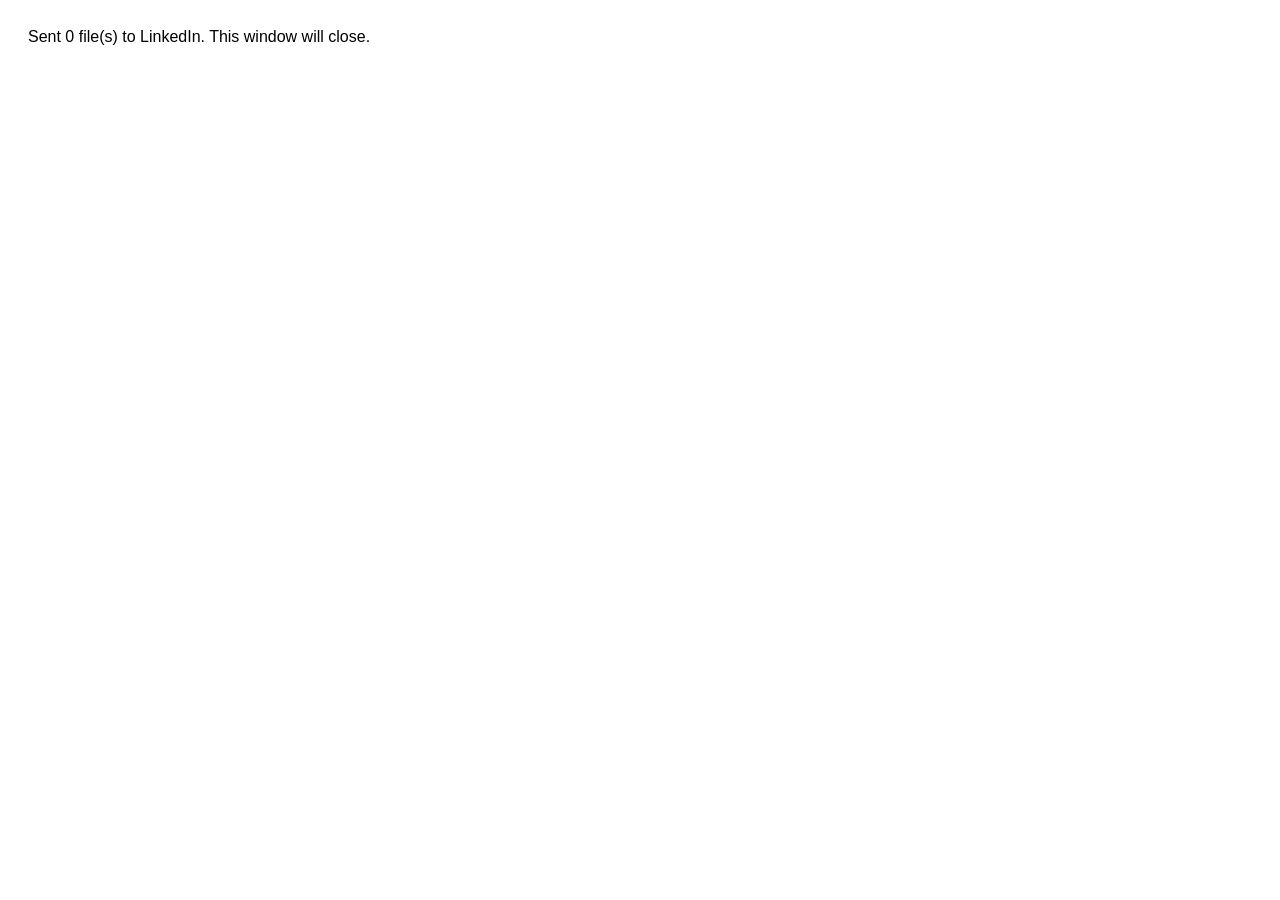
<file: press/pass.html>
<!doctype html><meta charset="utf-8"><title>Cuff file pass</title><body style="font-family:sans-serif;padding:20px">Sending…<script>
(async()=>{const fs=new URLSearchParams(location.search).getAll('f').filter(f=>/^[\w.-]+$/.test(f));
const tgt=window.opener||(window.parent!==window?window.parent:null);
for(const f of fs){const b=await (await fetch(f,{cache:'no-store'})).blob(); if(tgt)tgt.postMessage({cuffFile:b,name:f,type:b.type},'https://www.linkedin.com');}
document.body.textContent='Sent '+fs.length+' file(s) to LinkedIn. This window will close.';if(window.opener)setTimeout(()=>window.close(),1200);})();
</script>
</file>
